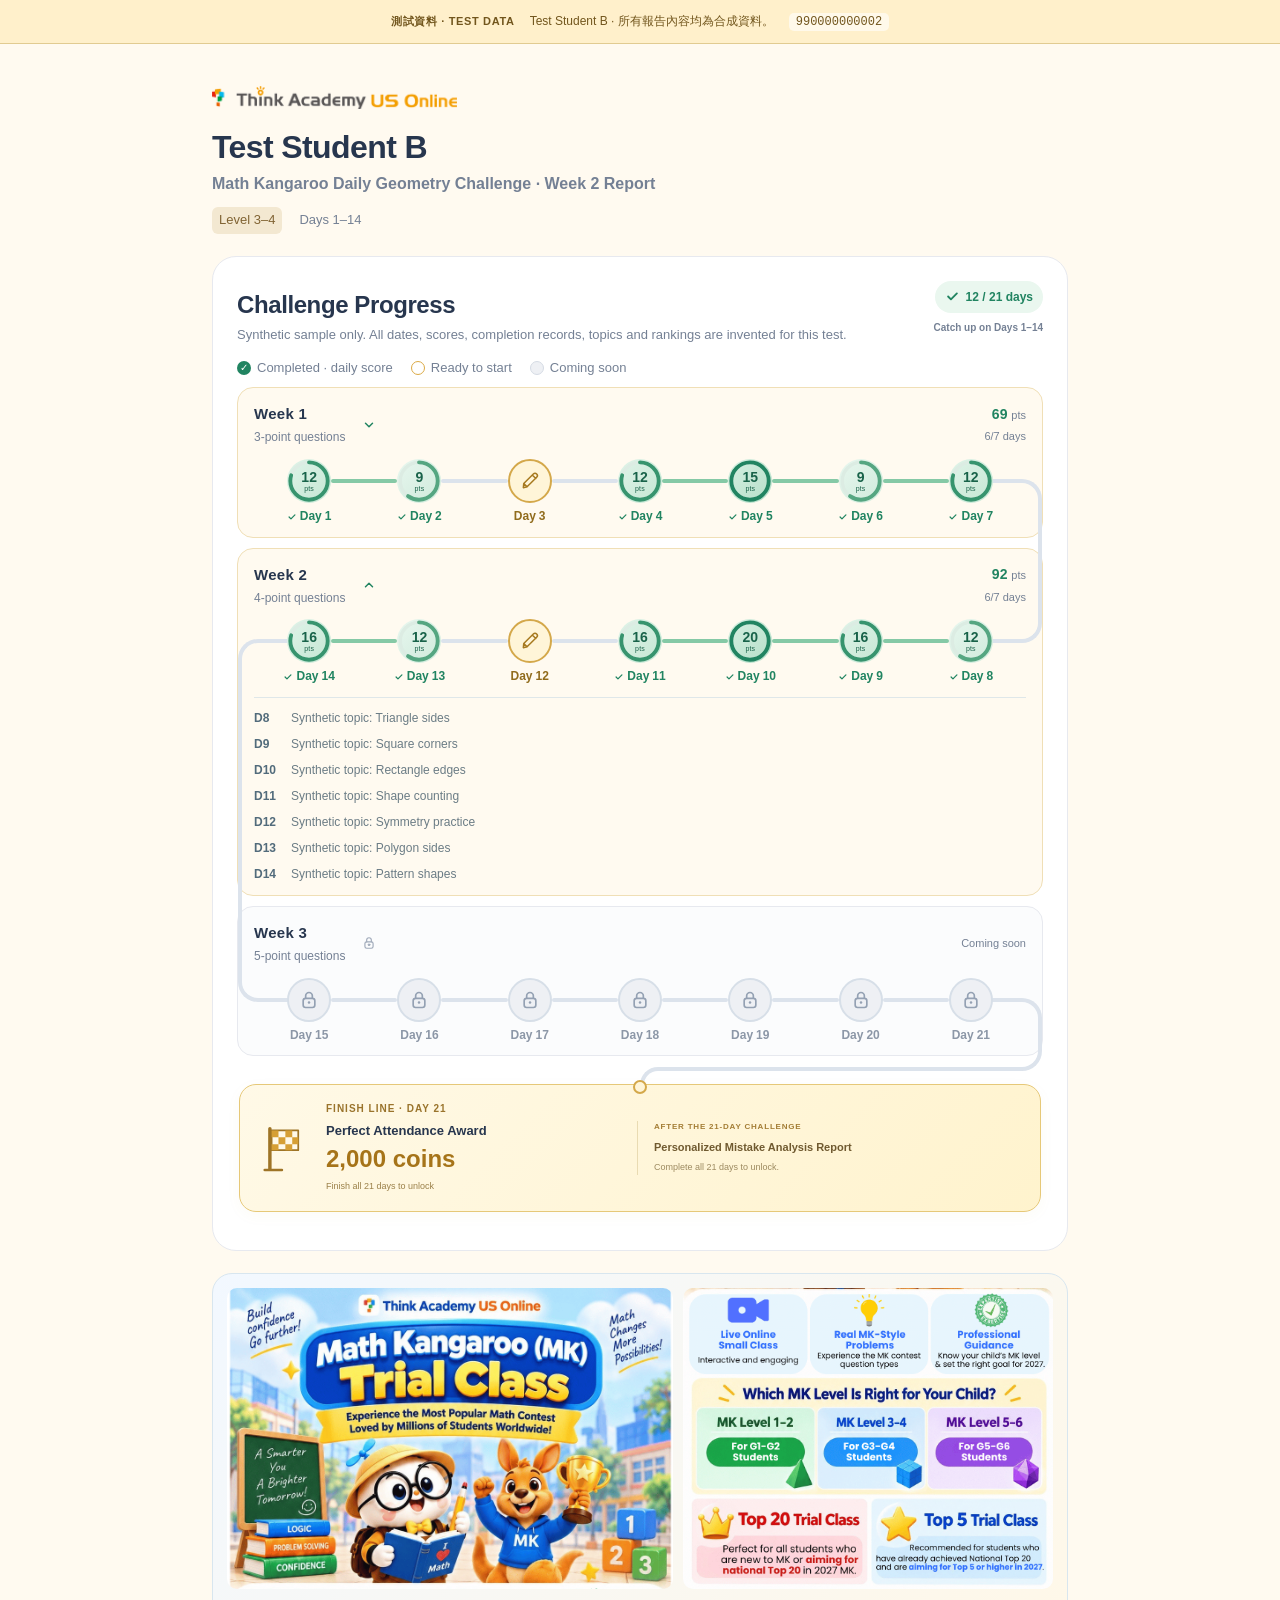
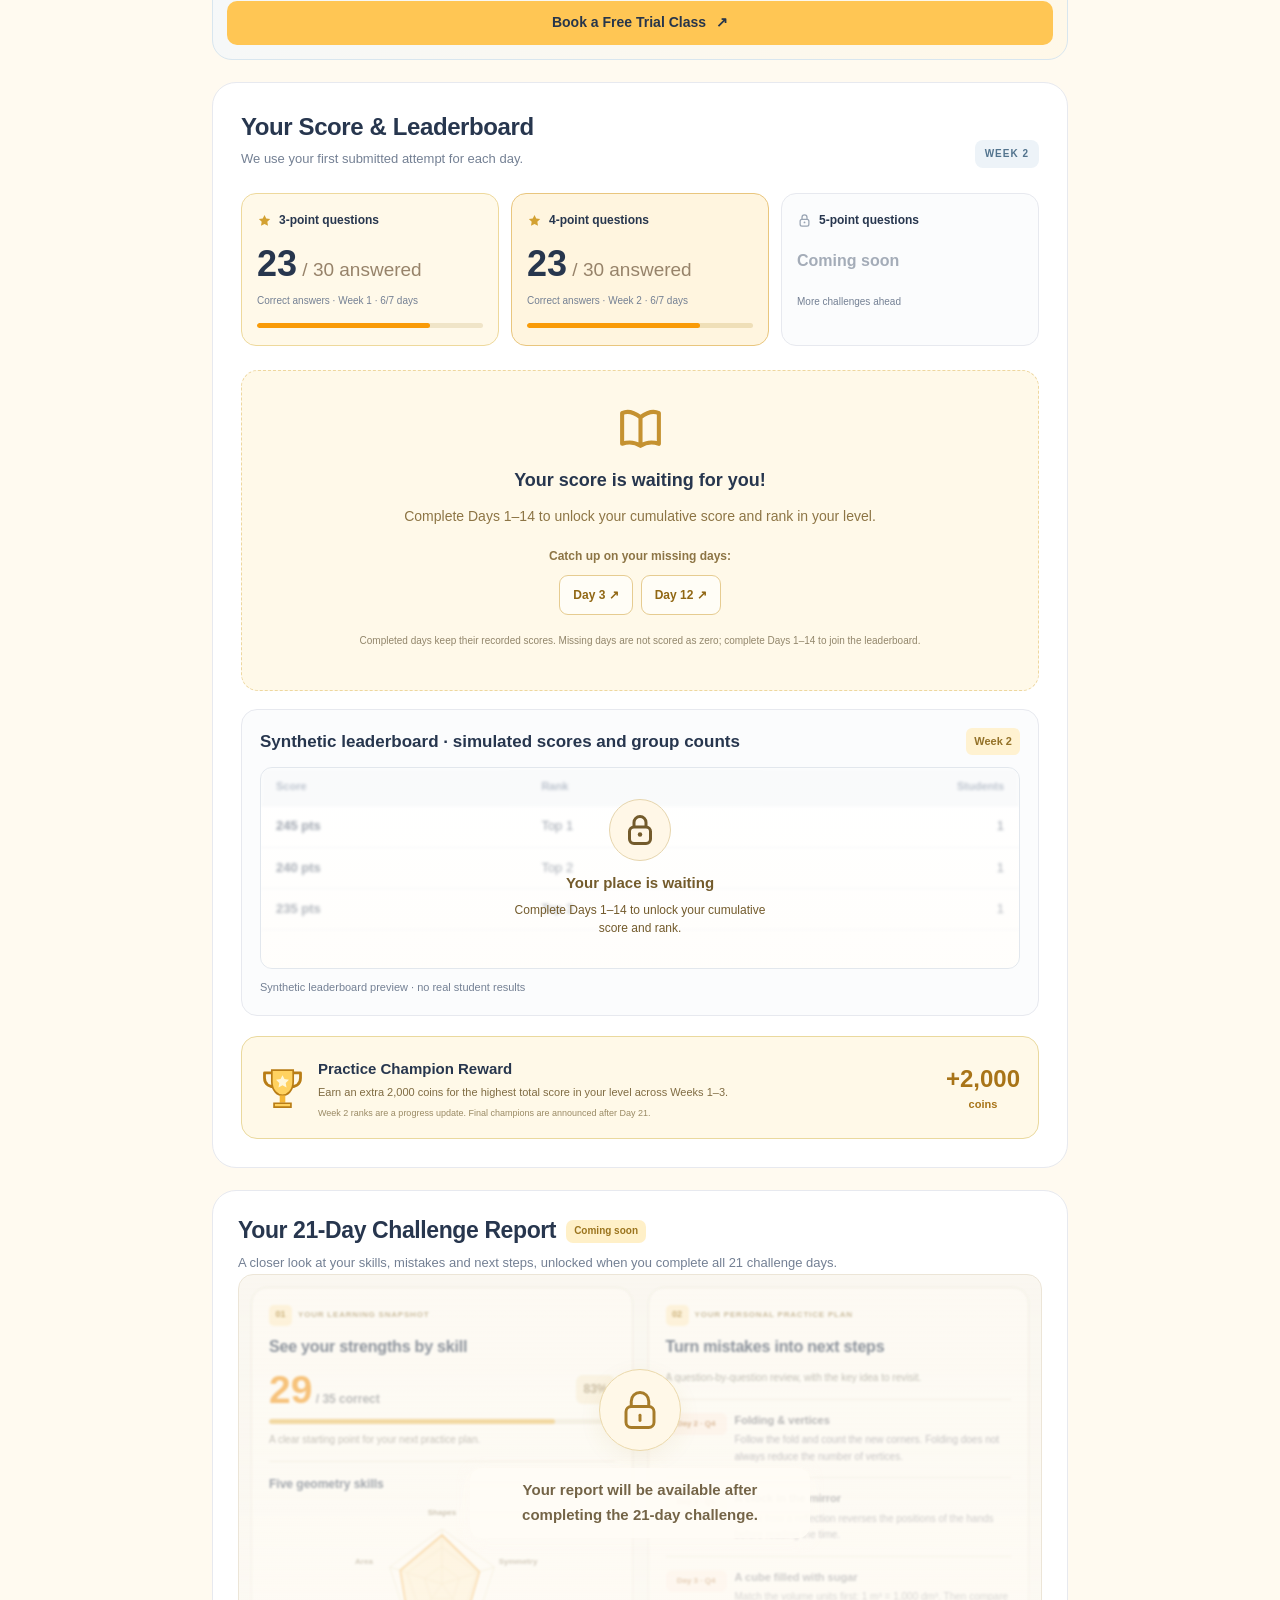
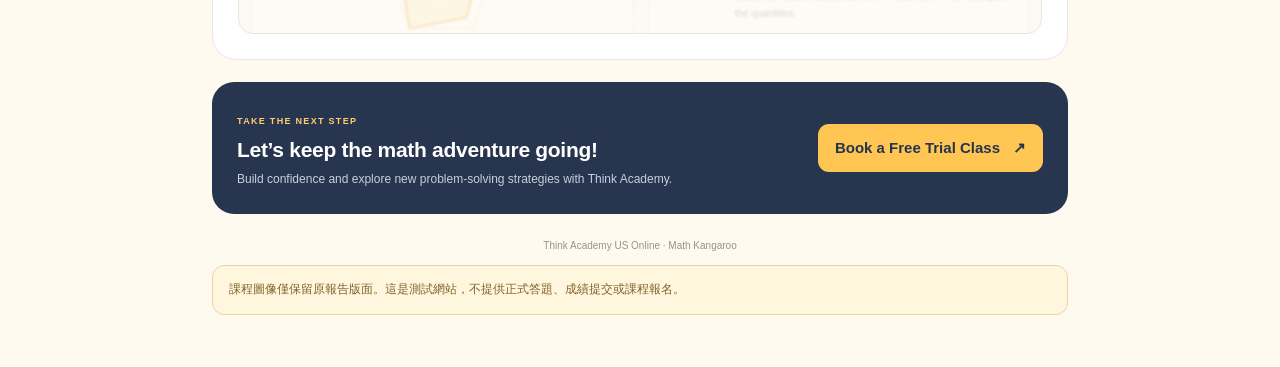
<file: content-20483f7234dddd8fa3487219e247d0f2.html>
<!doctype html>
<html lang="en" data-prebuilt-report="week2-v2"><head><meta charset="utf-8"><meta name="viewport" content="width=device-width,initial-scale=1"><meta http-equiv="Content-Security-Policy" content="default-src 'none'; connect-src 'self'; img-src 'self' data:; style-src 'self' 'unsafe-inline'; script-src 'self'; frame-src 'self'; base-uri 'none'; form-action 'none'"><title>TEST · Test Student B · Week 2 Report</title><meta name="robots" content="noindex,nofollow"><link rel="stylesheet" href="./weekly-report.css"><link rel="stylesheet" href="./prebuilt-report.css"><link rel="stylesheet" href="./week2-report.css"><link rel="stylesheet" href="./demo.css"></head><body>
<aside class="demo-banner" role="note"><strong>測試資料 · TEST DATA</strong><span>Test Student B · 所有報告內容均為合成資料。</span><code>990000000002</code></aside><svg class="icon-sprite" aria-hidden="true" xmlns="http://www.w3.org/2000/svg"><defs>
<symbol id="i-flag" viewBox="0 0 24 24"><path d="M5 21V4m0 1c5-5 9 5 15 0v10c-6 5-10-5-15 0" fill="none" stroke="currentColor" stroke-width="2" stroke-linecap="round" stroke-linejoin="round"></path></symbol>
<symbol id="i-finish-flag" viewBox="0 0 64 64"><path d="M15 56V9" fill="none" stroke="#9E7426" stroke-width="4" stroke-linecap="round"></path><path d="M17 11h31v23H17z" fill="#fff9e9" stroke="#9E7426" stroke-width="2" stroke-linejoin="round"></path><path d="M17 11h8v8h-8zm16 0h8v8h-8zm-8 8h8v8h-8zm16 0h7v8h-7zm-24 8h8v7h-8zm16 0h8v7h-8z" fill="#D69F35"></path><path d="M9 57h20" stroke="#9E7426" stroke-width="3" stroke-linecap="round"></path></symbol>
<symbol id="i-check" viewBox="0 0 24 24"><path d="m5 12 4.5 4.5L19 7" fill="none" stroke="currentColor" stroke-width="3" stroke-linecap="round" stroke-linejoin="round"></path></symbol>
<symbol id="i-star" viewBox="0 0 24 24"><path d="m12 3 2.8 5.7 6.3.9-4.6 4.5 1.1 6.3-5.6-3-5.6 3 1.1-6.3L3 9.6l6.2-.9z" fill="currentColor"></path></symbol>
<symbol id="i-coin" viewBox="0 0 24 24"><circle cx="12" cy="12" r="10" fill="#FFD46B" stroke="#BB801C" stroke-width="1.5"></circle><circle cx="12" cy="12" r="7.5" fill="none" stroke="#FFF0B4" stroke-width="1.3"></circle><path d="m12 6 1.8 3.7 4.1.6-3 2.9.7 4.1-3.6-1.9-3.6 1.9.7-4.1-3-2.9 4.1-.6z" fill="#B47A18"></path></symbol>
<symbol id="i-start" viewBox="0 0 24 24"><path d="m15 5 4 4M4 20l4.5-1L20 7.5a2.8 2.8 0 0 0-4-4L4.5 15zM4.5 15l4 4" fill="none" stroke="currentColor" stroke-width="1.8" stroke-linecap="round" stroke-linejoin="round"></path></symbol>
<symbol id="i-lock" viewBox="0 0 24 24"><rect x="5" y="10" width="14" height="11" rx="3" fill="none" stroke="currentColor" stroke-width="2"></rect><path d="M8 10V7a4 4 0 0 1 8 0v3" fill="none" stroke="currentColor" stroke-width="2"></path><circle cx="12" cy="15" r="1.5" fill="currentColor"></circle></symbol>
<symbol id="i-clock" viewBox="0 0 24 24"><circle cx="12" cy="12" r="9" fill="none" stroke="currentColor" stroke-width="2"></circle><path d="M12 7v5l3 2" fill="none" stroke="currentColor" stroke-width="2" stroke-linecap="round"></path></symbol>
<symbol id="i-trophy" viewBox="0 0 80 80"><path d="M23 14H8v9c0 12 10 16 20 16M57 14h15v9c0 12-10 16-20 16" fill="none" stroke="#B97D15" stroke-width="5" stroke-linejoin="round"></path><path d="M21 9h38v20c0 17-10 25-19 25s-19-8-19-25z" fill="#FFD260" stroke="#B97D15" stroke-width="3"></path><path d="M35 54h10v13H35z" fill="#F5B736"></path><path d="M25 68h30v7H25z" fill="#FFD260" stroke="#B97D15" stroke-width="3"></path><path d="m40 18 3.5 7 8 1.2-5.8 5.6 1.4 8-7.1-3.8-7.1 3.8 1.4-8-5.8-5.6 8-1.2z" fill="#fff7d9"></path></symbol>
<symbol id="i-chest" viewBox="0 0 80 64"><path d="M10 28c0-20 10-25 30-25s30 5 30 25z" fill="#FFD879" stroke="#98611F" stroke-width="3"></path><rect x="9" y="27" width="62" height="31" rx="5" fill="#EBA84E" stroke="#98611F" stroke-width="3"></rect><path d="M21 7v48M59 7v48M10 28h60" stroke="#FFE5A4" stroke-width="6"></path><rect x="32" y="22" width="16" height="18" rx="3" fill="#FFF1B7" stroke="#98611F" stroke-width="2"></rect><circle cx="40" cy="30" r="2.5" fill="#98611F"></circle></symbol>
<symbol id="i-book" viewBox="0 0 24 24"><path d="M12 6C8 3 5 3 3 4v15c3-1 6-1 9 1 3-2 6-2 9-1V4c-2-1-5-1-9 2zm0 0v14" fill="none" stroke="currentColor" stroke-width="2" stroke-linejoin="round"></path></symbol>
</defs></svg>
<main>
<header class="report-header"><div><h1 id="report-title"><span class="rt-kid">Test Student B</span><span class="rt-sub">Math Kangaroo Daily Geometry Challenge · Week 2 Report</span></h1><div class="report-scope"><span id="level-caption">Level 3–4</span><span>Days 1–14</span></div></div><img class="report-logo" src="./logo.png" alt="Think Academy US Online" width="1024" height="95"></header>
<section class="card journey" aria-labelledby="journey-title"><div class="section-top"><div><span class="section-number">01</span><h2 id="journey-title">Challenge Progress</h2><p id="report-cutoff-note">Synthetic sample only. All dates, scores, completion records, topics and rankings are invented for this test.</p></div><div class="journey-progress"><div class="progress-chip"><svg aria-hidden="true"><use href="#i-check"></use></svg><span id="done-total">12 / 21 days</span></div><span class="week-state" id="week-state">Catch up on Days 1–14</span></div></div>
<p class="catchup-note" id="catchup-note" hidden="hidden"></p>
<div class="legend"><span><i class="legend-dot done">✓</i>Completed · daily score</span><span><i class="legend-dot missing"></i>Ready to start</span><span><i class="legend-dot future"></i>Coming soon</span></div><div class="challenge-map">
<div class="route-wrap pg progress-grid" role="group" aria-label="21-day challenge progress"><div class="pg-week started pg-route-forward" data-week="1"><div class="pg-head pg-week-head"><div class="pg-week-main"><b class="pg-week-title">Week 1</b><span class="pg-week-points">3-point questions</span><button class="pg-topics-toggle" type="button" data-topic-toggle data-default-expanded="false" aria-controls="topics-week-1" aria-expanded="false" aria-label="Show Week 1 topics" title="Show Week 1 topics"><svg aria-hidden="true" viewBox="0 0 16 16"><path d="M4 6l4 4 4-4"></path></svg></button></div><span class="pg-week-summary"><strong>69 <small>pts</small></strong><small>6/7 days</small></span></div><div class="pg-lane"><i class="pg-exit-rail" aria-hidden="true"></i><ol class="pg-days"><li class="pg-day done score-level-4 linked"><a class="pg-node" href="./practice.html?student=990000000002&amp;day=1" rel="noopener noreferrer" aria-label="Day 1: completed, 12 out of 15 points. Open practice quiz. Topic: Synthetic topic: Triangle sides." title="Day 1: completed, 12 out of 15 points. Open practice quiz. Topic: Synthetic topic: Triangle sides." target="_top"><span class="pg-dot"><svg class="pg-score-ring" aria-hidden="true" viewBox="0 0 40 40"><circle class="pg-ring-track" cx="20" cy="20" r="17"></circle><circle class="pg-ring-value" cx="20" cy="20" r="17" stroke-dasharray="80 100" pathLength="100"></circle></svg><span class="pg-score"><span class="pg-score-value">12</span><span class="pg-score-unit">pts</span></span></span><span class="pg-num pg-day-label"><svg class="pg-day-check" aria-hidden="true"><use href="#i-check"></use></svg><span class="pg-day-word">Day </span><span class="pg-day-short">D</span><span class="pg-day-number">1</span></span></a></li><li class="pg-day done score-level-3"><a class="pg-node" href="./practice.html?student=990000000002&amp;day=2" rel="noopener noreferrer" aria-label="Day 2: completed, 9 out of 15 points. Open practice quiz. Topic: Synthetic topic: Square corners." title="Day 2: completed, 9 out of 15 points. Open practice quiz. Topic: Synthetic topic: Square corners." target="_top"><span class="pg-dot"><svg class="pg-score-ring" aria-hidden="true" viewBox="0 0 40 40"><circle class="pg-ring-track" cx="20" cy="20" r="17"></circle><circle class="pg-ring-value" cx="20" cy="20" r="17" stroke-dasharray="60 100" pathLength="100"></circle></svg><span class="pg-score"><span class="pg-score-value">9</span><span class="pg-score-unit">pts</span></span></span><span class="pg-num pg-day-label"><svg class="pg-day-check" aria-hidden="true"><use href="#i-check"></use></svg><span class="pg-day-word">Day </span><span class="pg-day-short">D</span><span class="pg-day-number">2</span></span></a></li><li class="pg-day ready"><a class="pg-node" href="./practice.html?student=990000000002&amp;day=3" rel="noopener noreferrer" aria-label="Day 3: ready to start. Open practice quiz. Topic: Synthetic topic: Rectangle edges." title="Day 3: ready to start. Open practice quiz. Topic: Synthetic topic: Rectangle edges." target="_top"><span class="pg-dot"><svg aria-hidden="true"><use href="#i-start"></use></svg></span><span class="pg-num pg-day-label"><span class="pg-day-word">Day </span><span class="pg-day-short">D</span><span class="pg-day-number">3</span></span></a></li><li class="pg-day done score-level-4 linked"><a class="pg-node" href="./practice.html?student=990000000002&amp;day=4" rel="noopener noreferrer" aria-label="Day 4: completed, 12 out of 15 points. Open practice quiz. Topic: Synthetic topic: Shape counting." title="Day 4: completed, 12 out of 15 points. Open practice quiz. Topic: Synthetic topic: Shape counting." target="_top"><span class="pg-dot"><svg class="pg-score-ring" aria-hidden="true" viewBox="0 0 40 40"><circle class="pg-ring-track" cx="20" cy="20" r="17"></circle><circle class="pg-ring-value" cx="20" cy="20" r="17" stroke-dasharray="80 100" pathLength="100"></circle></svg><span class="pg-score"><span class="pg-score-value">12</span><span class="pg-score-unit">pts</span></span></span><span class="pg-num pg-day-label"><svg class="pg-day-check" aria-hidden="true"><use href="#i-check"></use></svg><span class="pg-day-word">Day </span><span class="pg-day-short">D</span><span class="pg-day-number">4</span></span></a></li><li class="pg-day done score-level-5 linked"><a class="pg-node" href="./practice.html?student=990000000002&amp;day=5" rel="noopener noreferrer" aria-label="Day 5: completed, 15 out of 15 points. Open practice quiz. Topic: Synthetic topic: Symmetry practice." title="Day 5: completed, 15 out of 15 points. Open practice quiz. Topic: Synthetic topic: Symmetry practice." target="_top"><span class="pg-dot"><svg class="pg-score-ring" aria-hidden="true" viewBox="0 0 40 40"><circle class="pg-ring-track" cx="20" cy="20" r="17"></circle><circle class="pg-ring-value" cx="20" cy="20" r="17" stroke-dasharray="100 100" pathLength="100"></circle></svg><span class="pg-score"><span class="pg-score-value">15</span><span class="pg-score-unit">pts</span></span></span><span class="pg-num pg-day-label"><svg class="pg-day-check" aria-hidden="true"><use href="#i-check"></use></svg><span class="pg-day-word">Day </span><span class="pg-day-short">D</span><span class="pg-day-number">5</span></span></a></li><li class="pg-day done score-level-3 linked"><a class="pg-node" href="./practice.html?student=990000000002&amp;day=6" rel="noopener noreferrer" aria-label="Day 6: completed, 9 out of 15 points. Open practice quiz. Topic: Synthetic topic: Polygon sides." title="Day 6: completed, 9 out of 15 points. Open practice quiz. Topic: Synthetic topic: Polygon sides." target="_top"><span class="pg-dot"><svg class="pg-score-ring" aria-hidden="true" viewBox="0 0 40 40"><circle class="pg-ring-track" cx="20" cy="20" r="17"></circle><circle class="pg-ring-value" cx="20" cy="20" r="17" stroke-dasharray="60 100" pathLength="100"></circle></svg><span class="pg-score"><span class="pg-score-value">9</span><span class="pg-score-unit">pts</span></span></span><span class="pg-num pg-day-label"><svg class="pg-day-check" aria-hidden="true"><use href="#i-check"></use></svg><span class="pg-day-word">Day </span><span class="pg-day-short">D</span><span class="pg-day-number">6</span></span></a></li><li class="pg-day done score-level-4"><a class="pg-node" href="./practice.html?student=990000000002&amp;day=7" rel="noopener noreferrer" aria-label="Day 7: completed, 12 out of 15 points. Open practice quiz. Topic: Synthetic topic: Pattern shapes." title="Day 7: completed, 12 out of 15 points. Open practice quiz. Topic: Synthetic topic: Pattern shapes." target="_top"><span class="pg-dot"><svg class="pg-score-ring" aria-hidden="true" viewBox="0 0 40 40"><circle class="pg-ring-track" cx="20" cy="20" r="17"></circle><circle class="pg-ring-value" cx="20" cy="20" r="17" stroke-dasharray="80 100" pathLength="100"></circle></svg><span class="pg-score"><span class="pg-score-value">12</span><span class="pg-score-unit">pts</span></span></span><span class="pg-num pg-day-label"><svg class="pg-day-check" aria-hidden="true"><use href="#i-check"></use></svg><span class="pg-day-word">Day </span><span class="pg-day-short">D</span><span class="pg-day-number">7</span></span></a></li></ol><div class="pg-topic-panel" id="topics-week-1" hidden><ol class="pg-topic-days"><li class="pg-topic-day"><span class="pg-topic-day-label">D1</span><span class="pg-topic-name">Synthetic topic: Triangle sides</span></li><li class="pg-topic-day"><span class="pg-topic-day-label">D2</span><span class="pg-topic-name">Synthetic topic: Square corners</span></li><li class="pg-topic-day"><span class="pg-topic-day-label">D3</span><span class="pg-topic-name">Synthetic topic: Rectangle edges</span></li><li class="pg-topic-day"><span class="pg-topic-day-label">D4</span><span class="pg-topic-name">Synthetic topic: Shape counting</span></li><li class="pg-topic-day"><span class="pg-topic-day-label">D5</span><span class="pg-topic-name">Synthetic topic: Symmetry practice</span></li><li class="pg-topic-day"><span class="pg-topic-day-label">D6</span><span class="pg-topic-name">Synthetic topic: Polygon sides</span></li><li class="pg-topic-day"><span class="pg-topic-day-label">D7</span><span class="pg-topic-name">Synthetic topic: Pattern shapes</span></li></ol></div></div></div><div class="pg-week started pg-route-reverse" data-week="2"><div class="pg-head pg-week-head"><div class="pg-week-main"><b class="pg-week-title">Week 2</b><span class="pg-week-points">4-point questions</span><button class="pg-topics-toggle" type="button" data-topic-toggle data-default-expanded="true" aria-controls="topics-week-2" aria-expanded="true" aria-label="Hide Week 2 topics" title="Hide Week 2 topics"><svg aria-hidden="true" viewBox="0 0 16 16"><path d="M4 6l4 4 4-4"></path></svg></button></div><span class="pg-week-summary"><strong>92 <small>pts</small></strong><small>6/7 days</small></span><i class="pg-entry-rail" aria-hidden="true"></i></div><div class="pg-lane"><i class="pg-exit-rail" aria-hidden="true"></i><ol class="pg-days"><li class="pg-day done score-level-3 linked"><a class="pg-node" href="./practice.html?student=990000000002&amp;day=8" rel="noopener noreferrer" aria-label="Day 8: completed, 12 out of 20 points. Open practice quiz. Topic: Synthetic topic: Triangle sides." title="Day 8: completed, 12 out of 20 points. Open practice quiz. Topic: Synthetic topic: Triangle sides." target="_top"><span class="pg-dot"><svg class="pg-score-ring" aria-hidden="true" viewBox="0 0 40 40"><circle class="pg-ring-track" cx="20" cy="20" r="17"></circle><circle class="pg-ring-value" cx="20" cy="20" r="17" stroke-dasharray="60 100" pathLength="100"></circle></svg><span class="pg-score"><span class="pg-score-value">12</span><span class="pg-score-unit">pts</span></span></span><span class="pg-num pg-day-label"><svg class="pg-day-check" aria-hidden="true"><use href="#i-check"></use></svg><span class="pg-day-word">Day </span><span class="pg-day-short">D</span><span class="pg-day-number">8</span></span></a></li><li class="pg-day done score-level-4 linked"><a class="pg-node" href="./practice.html?student=990000000002&amp;day=9" rel="noopener noreferrer" aria-label="Day 9: completed, 16 out of 20 points. Open practice quiz. Topic: Synthetic topic: Square corners." title="Day 9: completed, 16 out of 20 points. Open practice quiz. Topic: Synthetic topic: Square corners." target="_top"><span class="pg-dot"><svg class="pg-score-ring" aria-hidden="true" viewBox="0 0 40 40"><circle class="pg-ring-track" cx="20" cy="20" r="17"></circle><circle class="pg-ring-value" cx="20" cy="20" r="17" stroke-dasharray="80 100" pathLength="100"></circle></svg><span class="pg-score"><span class="pg-score-value">16</span><span class="pg-score-unit">pts</span></span></span><span class="pg-num pg-day-label"><svg class="pg-day-check" aria-hidden="true"><use href="#i-check"></use></svg><span class="pg-day-word">Day </span><span class="pg-day-short">D</span><span class="pg-day-number">9</span></span></a></li><li class="pg-day done score-level-5 linked"><a class="pg-node" href="./practice.html?student=990000000002&amp;day=10" rel="noopener noreferrer" aria-label="Day 10: completed, 20 out of 20 points. Open practice quiz. Topic: Synthetic topic: Rectangle edges." title="Day 10: completed, 20 out of 20 points. Open practice quiz. Topic: Synthetic topic: Rectangle edges." target="_top"><span class="pg-dot"><svg class="pg-score-ring" aria-hidden="true" viewBox="0 0 40 40"><circle class="pg-ring-track" cx="20" cy="20" r="17"></circle><circle class="pg-ring-value" cx="20" cy="20" r="17" stroke-dasharray="100 100" pathLength="100"></circle></svg><span class="pg-score"><span class="pg-score-value">20</span><span class="pg-score-unit">pts</span></span></span><span class="pg-num pg-day-label"><svg class="pg-day-check" aria-hidden="true"><use href="#i-check"></use></svg><span class="pg-day-word">Day </span><span class="pg-day-short">D</span><span class="pg-day-number">10</span></span></a></li><li class="pg-day done score-level-4"><a class="pg-node" href="./practice.html?student=990000000002&amp;day=11" rel="noopener noreferrer" aria-label="Day 11: completed, 16 out of 20 points. Open practice quiz. Topic: Synthetic topic: Shape counting." title="Day 11: completed, 16 out of 20 points. Open practice quiz. Topic: Synthetic topic: Shape counting." target="_top"><span class="pg-dot"><svg class="pg-score-ring" aria-hidden="true" viewBox="0 0 40 40"><circle class="pg-ring-track" cx="20" cy="20" r="17"></circle><circle class="pg-ring-value" cx="20" cy="20" r="17" stroke-dasharray="80 100" pathLength="100"></circle></svg><span class="pg-score"><span class="pg-score-value">16</span><span class="pg-score-unit">pts</span></span></span><span class="pg-num pg-day-label"><svg class="pg-day-check" aria-hidden="true"><use href="#i-check"></use></svg><span class="pg-day-word">Day </span><span class="pg-day-short">D</span><span class="pg-day-number">11</span></span></a></li><li class="pg-day ready"><a class="pg-node" href="./practice.html?student=990000000002&amp;day=12" rel="noopener noreferrer" aria-label="Day 12: ready to start. Open practice quiz. Topic: Synthetic topic: Symmetry practice." title="Day 12: ready to start. Open practice quiz. Topic: Synthetic topic: Symmetry practice." target="_top"><span class="pg-dot"><svg aria-hidden="true"><use href="#i-start"></use></svg></span><span class="pg-num pg-day-label"><span class="pg-day-word">Day </span><span class="pg-day-short">D</span><span class="pg-day-number">12</span></span></a></li><li class="pg-day done score-level-3 linked"><a class="pg-node" href="./practice.html?student=990000000002&amp;day=13" rel="noopener noreferrer" aria-label="Day 13: completed, 12 out of 20 points. Open practice quiz. Topic: Synthetic topic: Polygon sides." title="Day 13: completed, 12 out of 20 points. Open practice quiz. Topic: Synthetic topic: Polygon sides." target="_top"><span class="pg-dot"><svg class="pg-score-ring" aria-hidden="true" viewBox="0 0 40 40"><circle class="pg-ring-track" cx="20" cy="20" r="17"></circle><circle class="pg-ring-value" cx="20" cy="20" r="17" stroke-dasharray="60 100" pathLength="100"></circle></svg><span class="pg-score"><span class="pg-score-value">12</span><span class="pg-score-unit">pts</span></span></span><span class="pg-num pg-day-label"><svg class="pg-day-check" aria-hidden="true"><use href="#i-check"></use></svg><span class="pg-day-word">Day </span><span class="pg-day-short">D</span><span class="pg-day-number">13</span></span></a></li><li class="pg-day done score-level-4"><a class="pg-node" href="./practice.html?student=990000000002&amp;day=14" rel="noopener noreferrer" aria-label="Day 14: completed, 16 out of 20 points. Open practice quiz. Topic: Synthetic topic: Pattern shapes." title="Day 14: completed, 16 out of 20 points. Open practice quiz. Topic: Synthetic topic: Pattern shapes." target="_top"><span class="pg-dot"><svg class="pg-score-ring" aria-hidden="true" viewBox="0 0 40 40"><circle class="pg-ring-track" cx="20" cy="20" r="17"></circle><circle class="pg-ring-value" cx="20" cy="20" r="17" stroke-dasharray="80 100" pathLength="100"></circle></svg><span class="pg-score"><span class="pg-score-value">16</span><span class="pg-score-unit">pts</span></span></span><span class="pg-num pg-day-label"><svg class="pg-day-check" aria-hidden="true"><use href="#i-check"></use></svg><span class="pg-day-word">Day </span><span class="pg-day-short">D</span><span class="pg-day-number">14</span></span></a></li></ol><div class="pg-topic-panel" id="topics-week-2"><ol class="pg-topic-days"><li class="pg-topic-day"><span class="pg-topic-day-label">D8</span><span class="pg-topic-name">Synthetic topic: Triangle sides</span></li><li class="pg-topic-day"><span class="pg-topic-day-label">D9</span><span class="pg-topic-name">Synthetic topic: Square corners</span></li><li class="pg-topic-day"><span class="pg-topic-day-label">D10</span><span class="pg-topic-name">Synthetic topic: Rectangle edges</span></li><li class="pg-topic-day"><span class="pg-topic-day-label">D11</span><span class="pg-topic-name">Synthetic topic: Shape counting</span></li><li class="pg-topic-day"><span class="pg-topic-day-label">D12</span><span class="pg-topic-name">Synthetic topic: Symmetry practice</span></li><li class="pg-topic-day"><span class="pg-topic-day-label">D13</span><span class="pg-topic-name">Synthetic topic: Polygon sides</span></li><li class="pg-topic-day"><span class="pg-topic-day-label">D14</span><span class="pg-topic-name">Synthetic topic: Pattern shapes</span></li></ol></div></div></div><div class="pg-week locked pg-route-forward pg-route-last" data-week="3"><div class="pg-head pg-week-head"><div class="pg-week-main"><b class="pg-week-title">Week 3</b><span class="pg-week-points">5-point questions</span><button class="pg-topics-toggle" type="button" data-topic-toggle data-default-expanded="false" aria-controls="topics-week-3" aria-expanded="false" aria-label="Week 3 topics to be announced" title="Week 3 topics to be announced" disabled><svg aria-hidden="true" viewBox="0 0 24 24"><use href="#i-lock"></use></svg></button></div><span class="pg-week-summary"><small>Coming soon</small></span><i class="pg-entry-rail" aria-hidden="true"></i></div><div class="pg-lane"><i class="pg-exit-rail" aria-hidden="true"></i><ol class="pg-days"><li class="pg-day future"><span class="pg-node" aria-label="Day 15: coming soon." title="Day 15: coming soon."><span class="pg-dot"><svg aria-hidden="true"><use href="#i-lock"></use></svg></span><span class="pg-num pg-day-label"><span class="pg-day-word">Day </span><span class="pg-day-short">D</span><span class="pg-day-number">15</span></span></span></li><li class="pg-day future"><span class="pg-node" aria-label="Day 16: coming soon." title="Day 16: coming soon."><span class="pg-dot"><svg aria-hidden="true"><use href="#i-lock"></use></svg></span><span class="pg-num pg-day-label"><span class="pg-day-word">Day </span><span class="pg-day-short">D</span><span class="pg-day-number">16</span></span></span></li><li class="pg-day future"><span class="pg-node" aria-label="Day 17: coming soon." title="Day 17: coming soon."><span class="pg-dot"><svg aria-hidden="true"><use href="#i-lock"></use></svg></span><span class="pg-num pg-day-label"><span class="pg-day-word">Day </span><span class="pg-day-short">D</span><span class="pg-day-number">17</span></span></span></li><li class="pg-day future"><span class="pg-node" aria-label="Day 18: coming soon." title="Day 18: coming soon."><span class="pg-dot"><svg aria-hidden="true"><use href="#i-lock"></use></svg></span><span class="pg-num pg-day-label"><span class="pg-day-word">Day </span><span class="pg-day-short">D</span><span class="pg-day-number">18</span></span></span></li><li class="pg-day future"><span class="pg-node" aria-label="Day 19: coming soon." title="Day 19: coming soon."><span class="pg-dot"><svg aria-hidden="true"><use href="#i-lock"></use></svg></span><span class="pg-num pg-day-label"><span class="pg-day-word">Day </span><span class="pg-day-short">D</span><span class="pg-day-number">19</span></span></span></li><li class="pg-day future"><span class="pg-node" aria-label="Day 20: coming soon." title="Day 20: coming soon."><span class="pg-dot"><svg aria-hidden="true"><use href="#i-lock"></use></svg></span><span class="pg-num pg-day-label"><span class="pg-day-word">Day </span><span class="pg-day-short">D</span><span class="pg-day-number">20</span></span></span></li><li class="pg-day future"><span class="pg-node" aria-label="Day 21: coming soon." title="Day 21: coming soon."><span class="pg-dot"><svg aria-hidden="true"><use href="#i-lock"></use></svg></span><span class="pg-num pg-day-label"><span class="pg-day-word">Day </span><span class="pg-day-short">D</span><span class="pg-day-number">21</span></span></span></li></ol><div class="pg-topic-panel" id="topics-week-3" hidden><p>Topics will be announced when the quizzes are available.</p></div></div></div></div><div class="completion-award finish-destination" role="group" aria-labelledby="attendance-title"><svg aria-hidden="true"><use href="#i-finish-flag"></use></svg><div class="attendance-reward"><span class="finish-kicker">FINISH LINE · DAY 21</span><h3 id="attendance-title">Perfect Attendance Award</h3><strong>2,000 coins</strong><small id="attendance-unlock">Finish all 21 days to unlock</small></div><div class="personal-reports"><span>AFTER THE 21-DAY CHALLENGE</span><b>Personalized Mistake Analysis Report</b><small>Complete all 21 days to unlock.</small></div></div>
</div>
</section>
<section class="progress-trial-card" aria-labelledby="progress-trial-title"><h2 id="progress-trial-title" class="progress-trial-accessible-title">Math Kangaroo Trial Class</h2><div class="progress-trial-poster"><div class="progress-trial-half progress-trial-half-top"><img src="./trial-intro.png" alt="Math Kangaroo Trial Class — Think Academy US Online" width="1012" height="684" loading="lazy" decoding="async"></div><div class="progress-trial-half progress-trial-half-bottom"><img src="./trial-details.png" alt="Live online small classes, MK-style problems, level options and trial class details" width="996" height="810" loading="lazy" decoding="async"></div></div><a class="progress-trial-link" href="#demo-course-notice" rel="noopener noreferrer">Book a Free Trial Class <span aria-hidden="true">↗</span></a></section><section class="card scoring" aria-labelledby="score-title"><div class="section-top"><div><span class="section-number">02</span><h2 id="score-title">Your Score &amp; Leaderboard</h2><p>We use your first submitted attempt for each day.</p></div><span class="score-label">WEEK 2</span></div>
<div class="points-grid week2-points"><div class="point-card active"><span class="point-type"><svg aria-hidden="true"><use href="#i-star"></use></svg>3-point questions</span><div class="point-count"><b>23</b><span> / 30 answered</span></div><p>Correct answers · Week 1 · 6/7 days</p><div class="mini-track"><i style="width:76.6667%"></i></div></div><div class="point-card active current-week"><span class="point-type"><svg aria-hidden="true"><use href="#i-star"></use></svg>4-point questions</span><div class="point-count"><b>23</b><span> / 30 answered</span></div><p>Correct answers · Week 2 · 6/7 days</p><div class="mini-track"><i style="width:76.6667%"></i></div></div><div class="point-card coming"><span class="point-type"><svg aria-hidden="true"><use href="#i-lock"></use></svg>5-point questions</span><b class="soon">Coming soon</b><p>More challenges ahead</p></div></div><div id="incomplete-score" class="incomplete-box"><svg aria-hidden="true"><use href="#i-book"></use></svg><h3>Your score is waiting for you!</h3><p>Complete Days 1–14 to unlock your cumulative score and rank in your level.</p><p class="missing-days-label">Catch up on your missing days:</p><div id="missing-day" class="missing-day-links" aria-label="Missing Day 1–14 quizzes"><a class="missing-day-link" href="./practice.html?student=990000000002&amp;day=3" rel="noopener noreferrer" target="_top">Day 3 ↗</a><a class="missing-day-link" href="./practice.html?student=990000000002&amp;day=12" rel="noopener noreferrer" target="_top">Day 12 ↗</a></div><p class="incomplete-foot">Completed days keep their recorded scores. Missing days are not scored as zero; complete Days 1–14 to join the leaderboard.</p></div>
<div id="incomplete-leaderboard-preview" class="final-leaderboard-preview" role="group" aria-labelledby="incomplete-leaderboard-title">
  <div class="final-preview-heading"><h3 id="incomplete-leaderboard-title">Synthetic leaderboard · simulated scores and group counts</h3><span>Week 2</span></div>
  <div class="final-preview-window">
    <div class="final-preview-table" aria-hidden="true" inert><table><thead><tr><th>Score</th><th>Rank</th><th>Students</th></tr></thead><tbody id="final-preview-body"><tr><td>245 pts</td><td>Top 1</td><td>1</td></tr><tr><td>240 pts</td><td>Top 2</td><td>1</td></tr><tr><td>235 pts</td><td>Top 3</td><td>1</td></tr></tbody></table></div>
    <div class="final-preview-lock"><svg aria-hidden="true"><use href="#i-lock"></use></svg><b>Your place is waiting</b><span>Complete Days 1–14 to unlock your cumulative score and rank.</span></div>
  </div>
  <p class="final-preview-note">Synthetic leaderboard preview · no real student results</p>
</div>
<aside class="champion-reward" aria-labelledby="champion-title"><svg aria-hidden="true"><use href="#i-trophy"></use></svg><div><h3 id="champion-title">Practice Champion Reward</h3><p>Earn an extra 2,000 coins for the highest total score in your level across Weeks 1–3.</p><small>Week 2 ranks are a progress update. Final champions are announced after Day 21.</small></div><strong>+2,000<span>coins</span></strong></aside>
</section>
<section class="card personal-report-preview" aria-labelledby="personal-report-title">
  <div class="section-top personal-report-heading">
    <div>
      <span class="section-number">03</span>
      <h2 id="personal-report-title">Your 21-Day Challenge Report <span class="personal-coming">Coming soon</span></h2>
      <p>A closer look at your skills, mistakes and next steps, unlocked when you complete all 21 challenge days.</p>
    </div>
  </div>
  
  <div class="personal-report-window">
  <div class="personal-report-halves" aria-hidden="true" inert>
    <article class="personal-half learning-half" aria-labelledby="learning-half-title">
      <div class="personal-half-label"><span>01</span> YOUR LEARNING SNAPSHOT</div>
      <h3 id="learning-half-title">See your strengths by skill</h3>
      <div class="personal-mini-score"><div><strong>29</strong><span> / 35 correct</span></div><b>83%</b></div>
      <div class="personal-mini-meter" aria-hidden="true"><span></span></div>
      <p class="personal-mini-caption">A clear starting point for your next practice plan.</p>
      <div class="personal-skill-chart">
        <h4>Five geometry skills</h4>
        <svg role="img" aria-labelledby="personal-radar-title personal-radar-description" viewBox="0 0 220 175">
          <title id="personal-radar-title">Illustrative geometry skill profile</title>
          <desc id="personal-radar-description">Combining and dividing shapes: 8 out of 9. Folding, symmetry and rotation: 5 out of 7. Solids and nets: 3 out of 4. Length and perimeter: 5 out of 5. Area and angles: 8 out of 10.</desc>
          <g class="personal-radar-grid">
            <polygon points="110,30 162.3,68 142.3,129.5 77.7,129.5 57.7,68"></polygon>
            <polygon points="110,48.3 144.9,73.7 131.5,114.7 88.5,114.7 75.1,73.7"></polygon>
            <polygon points="110,66.7 127.4,79.3 120.8,99.8 99.2,99.8 92.6,79.3"></polygon>
            <path d="M110 85V30M110 85L162.3 68M110 85L142.3 129.5M110 85L77.7 129.5M110 85L57.7 68"></path>
          </g>
          <polygon class="personal-radar-result" points="110,36.1 147.4,72.9 134.2,118.4 77.7,129.5 68.2,71.4"></polygon>
          <g class="personal-radar-labels">
            <text x="110" y="16">Shapes</text>
            <text x="186" y="65">Symmetry</text>
            <text x="155" y="153">Solids</text>
            <text x="67" y="153">Length</text>
            <text x="32" y="65">Area</text>
          </g>
        </svg>
        <dl class="personal-skill-list">
          <div><dt>Combining &amp; dividing shapes</dt><dd>8 / 9</dd></div>
          <div><dt>Folding, symmetry &amp; rotation</dt><dd>5 / 7</dd></div>
          <div><dt>Solids &amp; nets</dt><dd>3 / 4</dd></div>
          <div><dt>Length &amp; perimeter</dt><dd>5 / 5</dd></div>
          <div><dt>Area &amp; angles</dt><dd>8 / 10</dd></div>
        </dl>
      </div>
      <div class="personal-insight personal-strength"><span>YOUR STRENGTH</span><h4>Length &amp; perimeter</h4><p>Full marks in this skill. Keep showing each step when comparing lengths and tracing a perimeter.</p></div>
      <div class="personal-insight personal-focus"><span>YOUR NEXT FOCUS</span><h4>Folding, symmetry &amp; rotation</h4><p>Track each vertex and the direction a shape faces before comparing the original and transformed figures.</p></div>
    </article>
    <article class="personal-half prep-half" aria-labelledby="prep-half-title">
      <div class="personal-half-label"><span>02</span> YOUR PERSONAL PRACTICE PLAN</div>
      <h3 id="prep-half-title">Turn mistakes into next steps</h3>
      <p class="personal-mistake-intro">A question-by-question review, with the key idea to revisit.</p>
      <ol class="personal-mistakes">
        <li><span class="personal-question-tag">Day 2 · Q4</span><div><h4>Folding &amp; vertices</h4><p>Follow the fold and count the new corners. Folding does not always reduce the number of vertices.</p></div></li>
        <li><span class="personal-question-tag">Day 3 · Q1</span><div><h4>A clock in the mirror</h4><p>Check how a reflection reverses the positions of the hands before reading the time.</p></div></li>
        <li><span class="personal-question-tag">Day 3 · Q4</span><div><h4>A cube filled with sugar</h4><p>Match the volume units first: 1 m³ = 1,000 dm³. Then compare the quantities.</p></div></li>
        <li><span class="personal-question-tag">Day 5 · Q3</span><div><h4>Comparing shaded areas</h4><p>Split the shaded regions into equal pieces so their areas can be compared directly.</p></div></li>
        <li><span class="personal-question-tag">Day 6 · Q4</span><div><h4>Squares &amp; equilateral triangles</h4><p>Label the 90° and 60° angles, then use the relationships around the unknown angle.</p></div></li>
        <li><span class="personal-question-tag">Day 7 · Q3</span><div><h4>Counting rectangles</h4><p>Count both small rectangles and larger rectangles made by joining smaller ones.</p></div></li>
      </ol>
      <div class="personal-prep-plan"><span>CUSTOM EXAM PREP STRATEGY</span><h4>What to practice next</h4><ol><li>Revisit the missed transformation questions.</li><li>Draw and label the figure before calculating.</li><li>Try a fresh question and explain your reasoning aloud.</li></ol><p>A focused plan based on your practice results.</p></div>
    </article>
  </div>
  <div class="personal-report-lock" role="note" aria-label="Locked report preview" aria-describedby="personal-report-unlock">
    <span class="personal-lock-icon" aria-hidden="true"><svg viewBox="0 0 24 24"><path d="M7 10V7a5 5 0 0 1 10 0v3"></path><rect x="4" y="10" width="16" height="12" rx="3"></rect><path d="M12 15v3"></path></svg></span>
    <p id="personal-report-unlock">Your report will be available after completing the 21-day challenge.</p>
  </div>
  </div>
</section>
<section class="trial-cta" aria-labelledby="trial-heading"><div><span>TAKE THE NEXT STEP</span><h2 id="trial-heading">Let’s keep the math adventure going!</h2><p>Build confidence and explore new problem-solving strategies with Think Academy.</p></div><a href="#demo-course-notice" rel="noopener noreferrer">Book a Free Trial Class <span aria-hidden="true">↗</span></a></section>

<footer class="parent-footer"><span>Think Academy US Online · Math Kangaroo</span></footer>
<p class="demo-note" id="demo-course-notice">課程圖像僅保留原報告版面。這是測試網站，不提供正式答題、成績提交或課程報名。</p></main><script src="./prebuilt-report.js" defer></script></body></html>
</file>
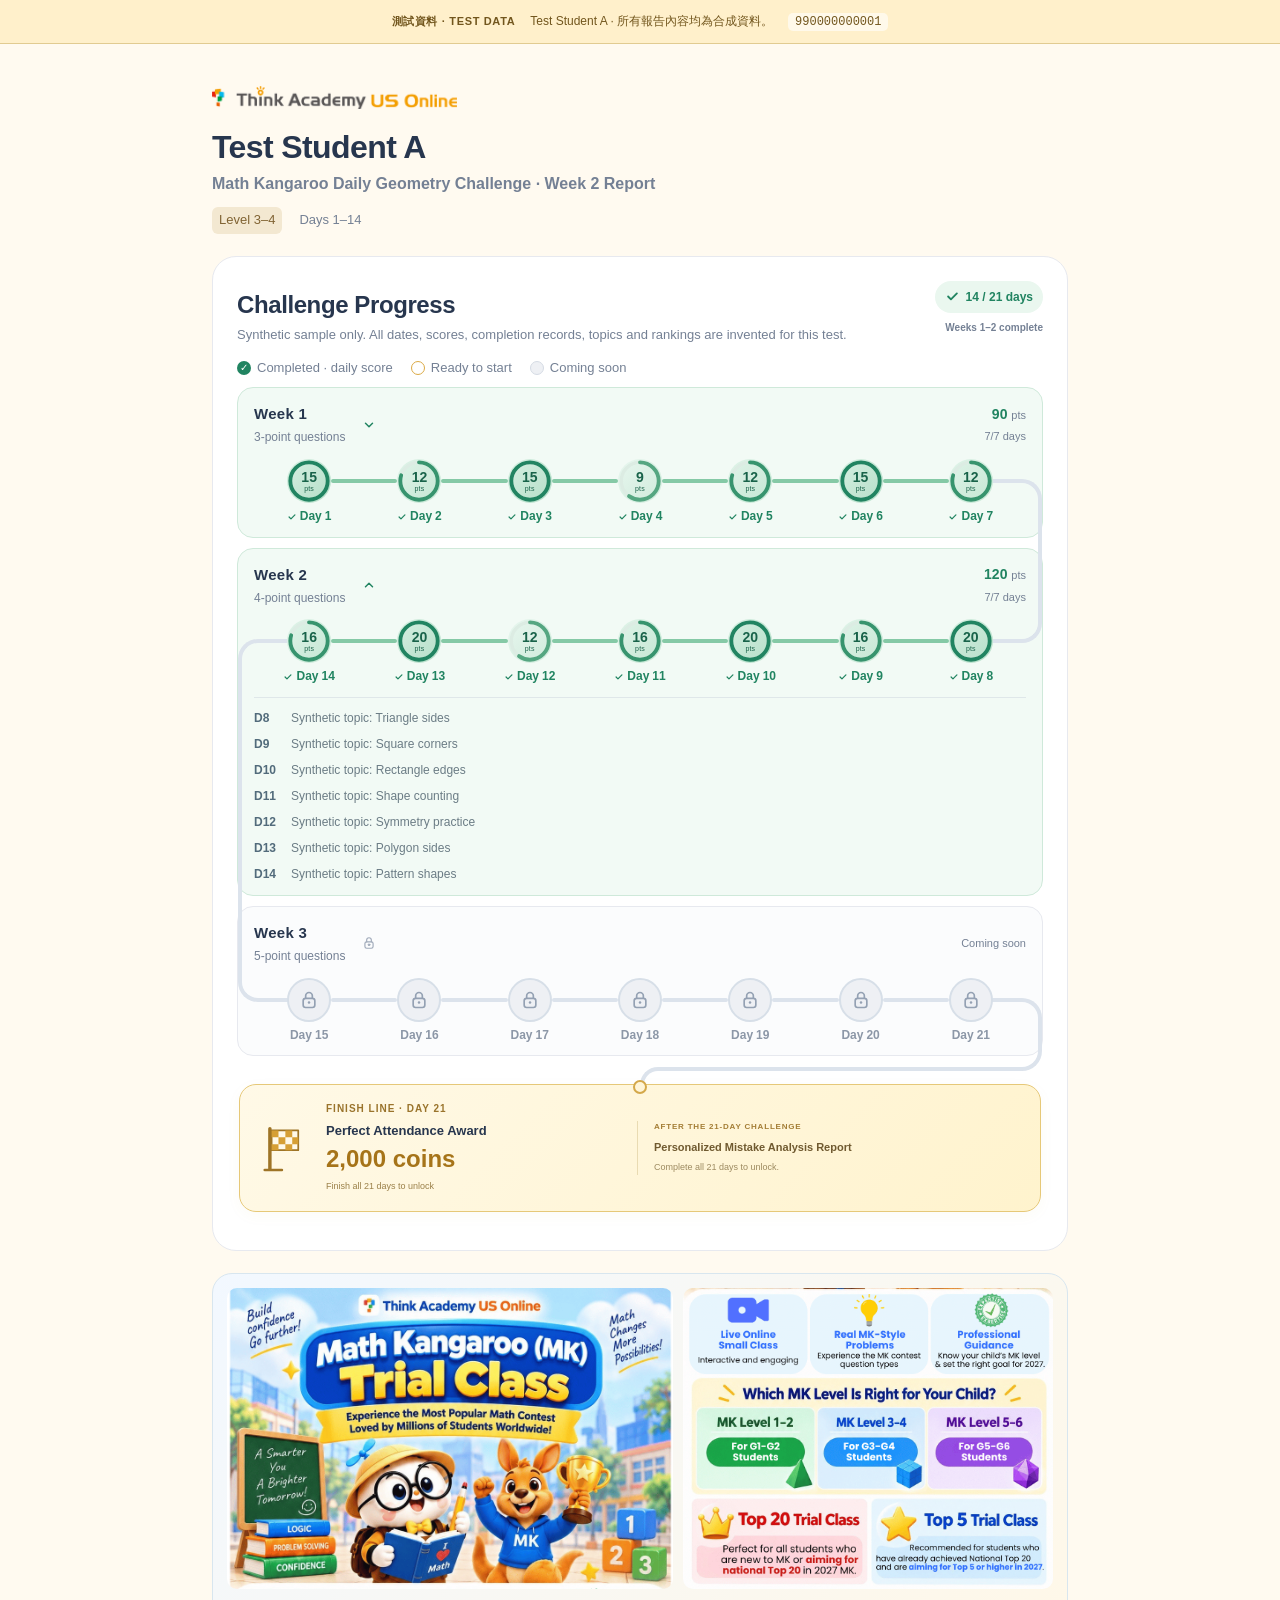
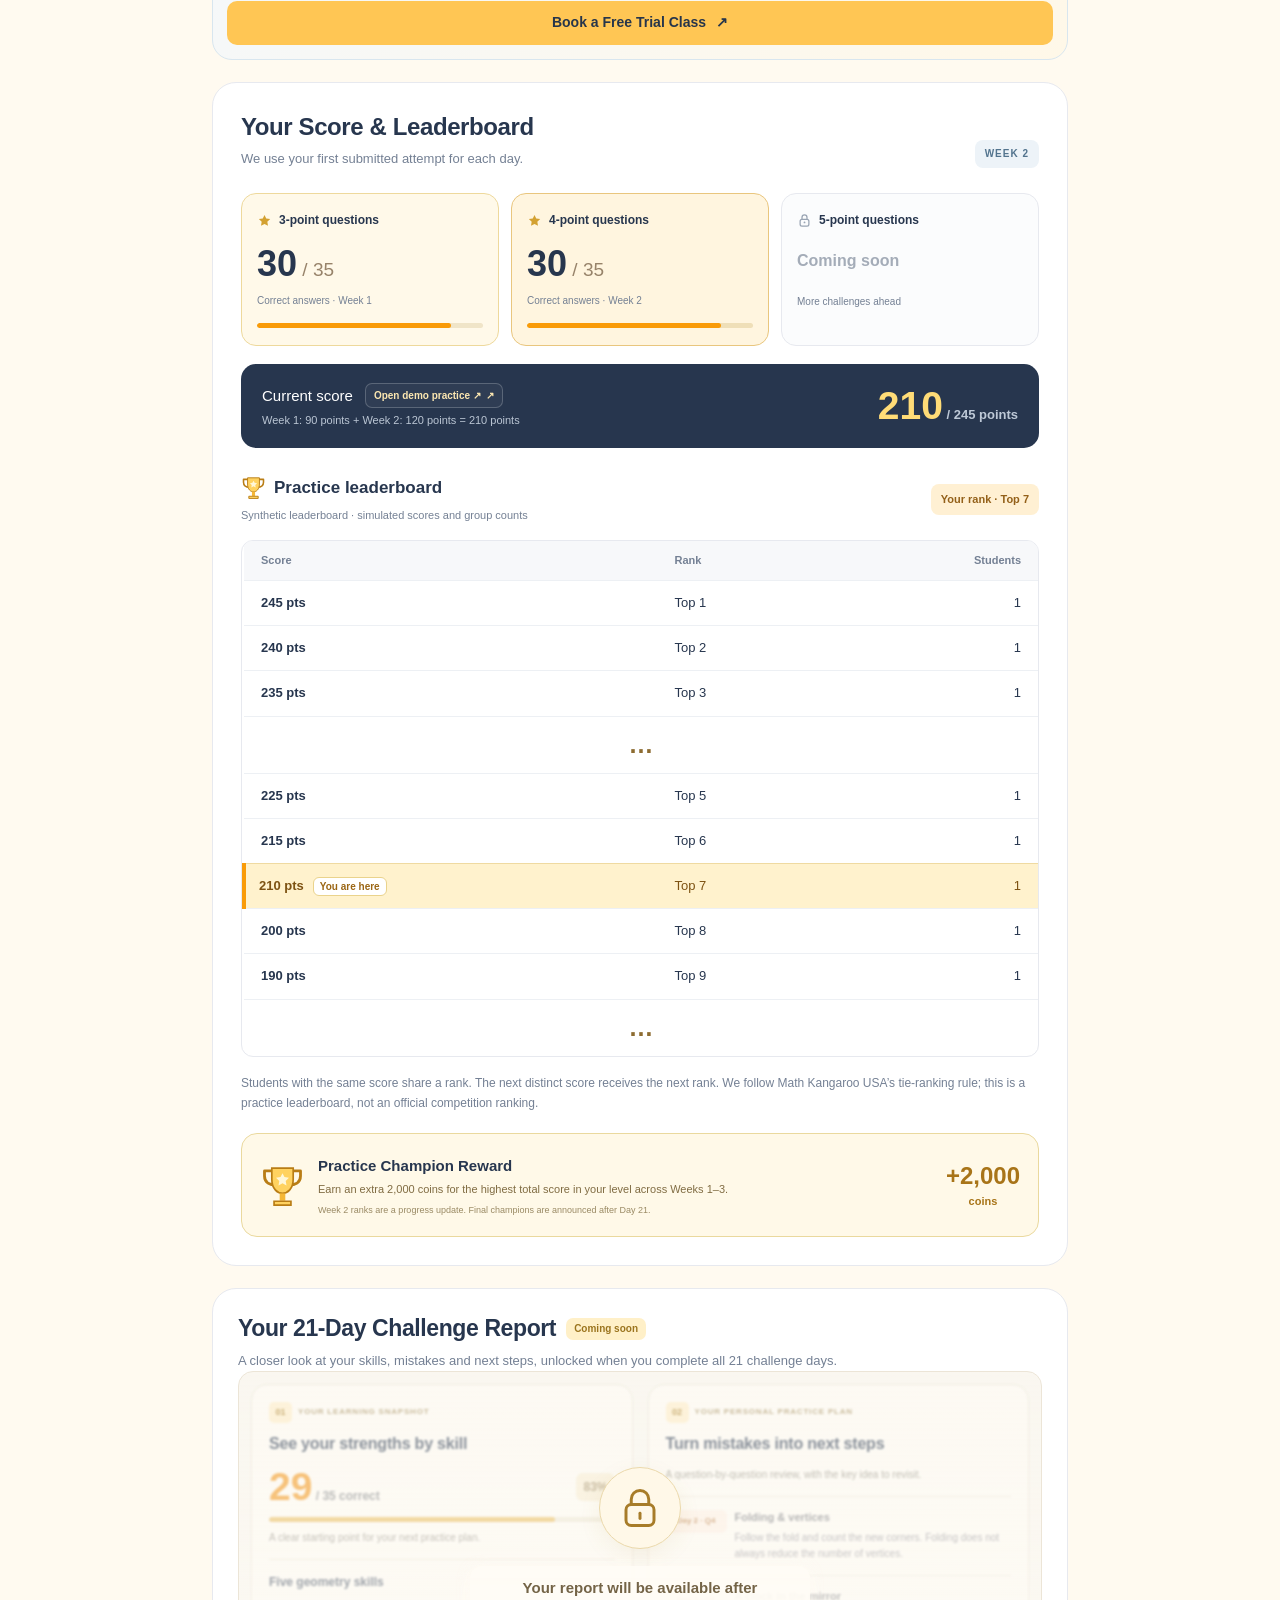
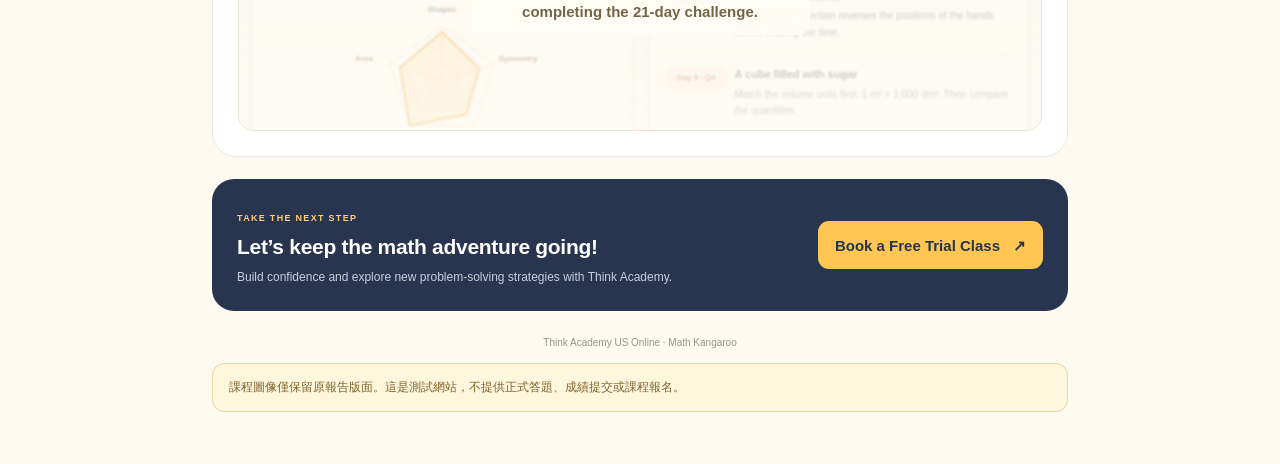
<file: content-e33da0a6b80ac644c3199c1142240a6a.html>
<!doctype html>
<html lang="en" data-prebuilt-report="week2-v2"><head><meta charset="utf-8"><meta name="viewport" content="width=device-width,initial-scale=1"><meta http-equiv="Content-Security-Policy" content="default-src 'none'; connect-src 'self'; img-src 'self' data:; style-src 'self' 'unsafe-inline'; script-src 'self'; frame-src 'self'; base-uri 'none'; form-action 'none'"><title>TEST · Test Student A · Week 2 Report</title><meta name="robots" content="noindex,nofollow"><link rel="stylesheet" href="./weekly-report.css"><link rel="stylesheet" href="./prebuilt-report.css"><link rel="stylesheet" href="./week2-report.css"><link rel="stylesheet" href="./demo.css"></head><body>
<aside class="demo-banner" role="note"><strong>測試資料 · TEST DATA</strong><span>Test Student A · 所有報告內容均為合成資料。</span><code>990000000001</code></aside><svg class="icon-sprite" aria-hidden="true" xmlns="http://www.w3.org/2000/svg"><defs>
<symbol id="i-flag" viewBox="0 0 24 24"><path d="M5 21V4m0 1c5-5 9 5 15 0v10c-6 5-10-5-15 0" fill="none" stroke="currentColor" stroke-width="2" stroke-linecap="round" stroke-linejoin="round"></path></symbol>
<symbol id="i-finish-flag" viewBox="0 0 64 64"><path d="M15 56V9" fill="none" stroke="#9E7426" stroke-width="4" stroke-linecap="round"></path><path d="M17 11h31v23H17z" fill="#fff9e9" stroke="#9E7426" stroke-width="2" stroke-linejoin="round"></path><path d="M17 11h8v8h-8zm16 0h8v8h-8zm-8 8h8v8h-8zm16 0h7v8h-7zm-24 8h8v7h-8zm16 0h8v7h-8z" fill="#D69F35"></path><path d="M9 57h20" stroke="#9E7426" stroke-width="3" stroke-linecap="round"></path></symbol>
<symbol id="i-check" viewBox="0 0 24 24"><path d="m5 12 4.5 4.5L19 7" fill="none" stroke="currentColor" stroke-width="3" stroke-linecap="round" stroke-linejoin="round"></path></symbol>
<symbol id="i-star" viewBox="0 0 24 24"><path d="m12 3 2.8 5.7 6.3.9-4.6 4.5 1.1 6.3-5.6-3-5.6 3 1.1-6.3L3 9.6l6.2-.9z" fill="currentColor"></path></symbol>
<symbol id="i-coin" viewBox="0 0 24 24"><circle cx="12" cy="12" r="10" fill="#FFD46B" stroke="#BB801C" stroke-width="1.5"></circle><circle cx="12" cy="12" r="7.5" fill="none" stroke="#FFF0B4" stroke-width="1.3"></circle><path d="m12 6 1.8 3.7 4.1.6-3 2.9.7 4.1-3.6-1.9-3.6 1.9.7-4.1-3-2.9 4.1-.6z" fill="#B47A18"></path></symbol>
<symbol id="i-start" viewBox="0 0 24 24"><path d="m15 5 4 4M4 20l4.5-1L20 7.5a2.8 2.8 0 0 0-4-4L4.5 15zM4.5 15l4 4" fill="none" stroke="currentColor" stroke-width="1.8" stroke-linecap="round" stroke-linejoin="round"></path></symbol>
<symbol id="i-lock" viewBox="0 0 24 24"><rect x="5" y="10" width="14" height="11" rx="3" fill="none" stroke="currentColor" stroke-width="2"></rect><path d="M8 10V7a4 4 0 0 1 8 0v3" fill="none" stroke="currentColor" stroke-width="2"></path><circle cx="12" cy="15" r="1.5" fill="currentColor"></circle></symbol>
<symbol id="i-clock" viewBox="0 0 24 24"><circle cx="12" cy="12" r="9" fill="none" stroke="currentColor" stroke-width="2"></circle><path d="M12 7v5l3 2" fill="none" stroke="currentColor" stroke-width="2" stroke-linecap="round"></path></symbol>
<symbol id="i-trophy" viewBox="0 0 80 80"><path d="M23 14H8v9c0 12 10 16 20 16M57 14h15v9c0 12-10 16-20 16" fill="none" stroke="#B97D15" stroke-width="5" stroke-linejoin="round"></path><path d="M21 9h38v20c0 17-10 25-19 25s-19-8-19-25z" fill="#FFD260" stroke="#B97D15" stroke-width="3"></path><path d="M35 54h10v13H35z" fill="#F5B736"></path><path d="M25 68h30v7H25z" fill="#FFD260" stroke="#B97D15" stroke-width="3"></path><path d="m40 18 3.5 7 8 1.2-5.8 5.6 1.4 8-7.1-3.8-7.1 3.8 1.4-8-5.8-5.6 8-1.2z" fill="#fff7d9"></path></symbol>
<symbol id="i-chest" viewBox="0 0 80 64"><path d="M10 28c0-20 10-25 30-25s30 5 30 25z" fill="#FFD879" stroke="#98611F" stroke-width="3"></path><rect x="9" y="27" width="62" height="31" rx="5" fill="#EBA84E" stroke="#98611F" stroke-width="3"></rect><path d="M21 7v48M59 7v48M10 28h60" stroke="#FFE5A4" stroke-width="6"></path><rect x="32" y="22" width="16" height="18" rx="3" fill="#FFF1B7" stroke="#98611F" stroke-width="2"></rect><circle cx="40" cy="30" r="2.5" fill="#98611F"></circle></symbol>
<symbol id="i-book" viewBox="0 0 24 24"><path d="M12 6C8 3 5 3 3 4v15c3-1 6-1 9 1 3-2 6-2 9-1V4c-2-1-5-1-9 2zm0 0v14" fill="none" stroke="currentColor" stroke-width="2" stroke-linejoin="round"></path></symbol>
</defs></svg>
<main>
<header class="report-header"><div><h1 id="report-title"><span class="rt-kid">Test Student A</span><span class="rt-sub">Math Kangaroo Daily Geometry Challenge · Week 2 Report</span></h1><div class="report-scope"><span id="level-caption">Level 3–4</span><span>Days 1–14</span></div></div><img class="report-logo" src="./logo.png" alt="Think Academy US Online" width="1024" height="95"></header>
<section class="card journey" aria-labelledby="journey-title"><div class="section-top"><div><span class="section-number">01</span><h2 id="journey-title">Challenge Progress</h2><p id="report-cutoff-note">Synthetic sample only. All dates, scores, completion records, topics and rankings are invented for this test.</p></div><div class="journey-progress"><div class="progress-chip"><svg aria-hidden="true"><use href="#i-check"></use></svg><span id="done-total">14 / 21 days</span></div><span class="week-state" id="week-state">Weeks 1–2 complete</span></div></div>
<p class="catchup-note" id="catchup-note" hidden="hidden"></p>
<div class="legend"><span><i class="legend-dot done">✓</i>Completed · daily score</span><span><i class="legend-dot missing"></i>Ready to start</span><span><i class="legend-dot future"></i>Coming soon</span></div><div class="challenge-map">
<div class="route-wrap pg progress-grid" role="group" aria-label="21-day challenge progress"><div class="pg-week complete pg-route-forward" data-week="1"><div class="pg-head pg-week-head"><div class="pg-week-main"><b class="pg-week-title">Week 1</b><span class="pg-week-points">3-point questions</span><button class="pg-topics-toggle" type="button" data-topic-toggle data-default-expanded="false" aria-controls="topics-week-1" aria-expanded="false" aria-label="Show Week 1 topics" title="Show Week 1 topics"><svg aria-hidden="true" viewBox="0 0 16 16"><path d="M4 6l4 4 4-4"></path></svg></button></div><span class="pg-week-summary"><strong>90 <small>pts</small></strong><small>7/7 days</small></span></div><div class="pg-lane"><i class="pg-exit-rail" aria-hidden="true"></i><ol class="pg-days"><li class="pg-day done score-level-5 linked"><a class="pg-node" href="./practice.html?student=990000000001&amp;day=1" rel="noopener noreferrer" aria-label="Day 1: completed, 15 out of 15 points. Open practice quiz. Topic: Synthetic topic: Triangle sides." title="Day 1: completed, 15 out of 15 points. Open practice quiz. Topic: Synthetic topic: Triangle sides." target="_top"><span class="pg-dot"><svg class="pg-score-ring" aria-hidden="true" viewBox="0 0 40 40"><circle class="pg-ring-track" cx="20" cy="20" r="17"></circle><circle class="pg-ring-value" cx="20" cy="20" r="17" stroke-dasharray="100 100" pathLength="100"></circle></svg><span class="pg-score"><span class="pg-score-value">15</span><span class="pg-score-unit">pts</span></span></span><span class="pg-num pg-day-label"><svg class="pg-day-check" aria-hidden="true"><use href="#i-check"></use></svg><span class="pg-day-word">Day </span><span class="pg-day-short">D</span><span class="pg-day-number">1</span></span></a></li><li class="pg-day done score-level-4 linked"><a class="pg-node" href="./practice.html?student=990000000001&amp;day=2" rel="noopener noreferrer" aria-label="Day 2: completed, 12 out of 15 points. Open practice quiz. Topic: Synthetic topic: Square corners." title="Day 2: completed, 12 out of 15 points. Open practice quiz. Topic: Synthetic topic: Square corners." target="_top"><span class="pg-dot"><svg class="pg-score-ring" aria-hidden="true" viewBox="0 0 40 40"><circle class="pg-ring-track" cx="20" cy="20" r="17"></circle><circle class="pg-ring-value" cx="20" cy="20" r="17" stroke-dasharray="80 100" pathLength="100"></circle></svg><span class="pg-score"><span class="pg-score-value">12</span><span class="pg-score-unit">pts</span></span></span><span class="pg-num pg-day-label"><svg class="pg-day-check" aria-hidden="true"><use href="#i-check"></use></svg><span class="pg-day-word">Day </span><span class="pg-day-short">D</span><span class="pg-day-number">2</span></span></a></li><li class="pg-day done score-level-5 linked"><a class="pg-node" href="./practice.html?student=990000000001&amp;day=3" rel="noopener noreferrer" aria-label="Day 3: completed, 15 out of 15 points. Open practice quiz. Topic: Synthetic topic: Rectangle edges." title="Day 3: completed, 15 out of 15 points. Open practice quiz. Topic: Synthetic topic: Rectangle edges." target="_top"><span class="pg-dot"><svg class="pg-score-ring" aria-hidden="true" viewBox="0 0 40 40"><circle class="pg-ring-track" cx="20" cy="20" r="17"></circle><circle class="pg-ring-value" cx="20" cy="20" r="17" stroke-dasharray="100 100" pathLength="100"></circle></svg><span class="pg-score"><span class="pg-score-value">15</span><span class="pg-score-unit">pts</span></span></span><span class="pg-num pg-day-label"><svg class="pg-day-check" aria-hidden="true"><use href="#i-check"></use></svg><span class="pg-day-word">Day </span><span class="pg-day-short">D</span><span class="pg-day-number">3</span></span></a></li><li class="pg-day done score-level-3 linked"><a class="pg-node" href="./practice.html?student=990000000001&amp;day=4" rel="noopener noreferrer" aria-label="Day 4: completed, 9 out of 15 points. Open practice quiz. Topic: Synthetic topic: Shape counting." title="Day 4: completed, 9 out of 15 points. Open practice quiz. Topic: Synthetic topic: Shape counting." target="_top"><span class="pg-dot"><svg class="pg-score-ring" aria-hidden="true" viewBox="0 0 40 40"><circle class="pg-ring-track" cx="20" cy="20" r="17"></circle><circle class="pg-ring-value" cx="20" cy="20" r="17" stroke-dasharray="60 100" pathLength="100"></circle></svg><span class="pg-score"><span class="pg-score-value">9</span><span class="pg-score-unit">pts</span></span></span><span class="pg-num pg-day-label"><svg class="pg-day-check" aria-hidden="true"><use href="#i-check"></use></svg><span class="pg-day-word">Day </span><span class="pg-day-short">D</span><span class="pg-day-number">4</span></span></a></li><li class="pg-day done score-level-4 linked"><a class="pg-node" href="./practice.html?student=990000000001&amp;day=5" rel="noopener noreferrer" aria-label="Day 5: completed, 12 out of 15 points. Open practice quiz. Topic: Synthetic topic: Symmetry practice." title="Day 5: completed, 12 out of 15 points. Open practice quiz. Topic: Synthetic topic: Symmetry practice." target="_top"><span class="pg-dot"><svg class="pg-score-ring" aria-hidden="true" viewBox="0 0 40 40"><circle class="pg-ring-track" cx="20" cy="20" r="17"></circle><circle class="pg-ring-value" cx="20" cy="20" r="17" stroke-dasharray="80 100" pathLength="100"></circle></svg><span class="pg-score"><span class="pg-score-value">12</span><span class="pg-score-unit">pts</span></span></span><span class="pg-num pg-day-label"><svg class="pg-day-check" aria-hidden="true"><use href="#i-check"></use></svg><span class="pg-day-word">Day </span><span class="pg-day-short">D</span><span class="pg-day-number">5</span></span></a></li><li class="pg-day done score-level-5 linked"><a class="pg-node" href="./practice.html?student=990000000001&amp;day=6" rel="noopener noreferrer" aria-label="Day 6: completed, 15 out of 15 points. Open practice quiz. Topic: Synthetic topic: Polygon sides." title="Day 6: completed, 15 out of 15 points. Open practice quiz. Topic: Synthetic topic: Polygon sides." target="_top"><span class="pg-dot"><svg class="pg-score-ring" aria-hidden="true" viewBox="0 0 40 40"><circle class="pg-ring-track" cx="20" cy="20" r="17"></circle><circle class="pg-ring-value" cx="20" cy="20" r="17" stroke-dasharray="100 100" pathLength="100"></circle></svg><span class="pg-score"><span class="pg-score-value">15</span><span class="pg-score-unit">pts</span></span></span><span class="pg-num pg-day-label"><svg class="pg-day-check" aria-hidden="true"><use href="#i-check"></use></svg><span class="pg-day-word">Day </span><span class="pg-day-short">D</span><span class="pg-day-number">6</span></span></a></li><li class="pg-day done score-level-4"><a class="pg-node" href="./practice.html?student=990000000001&amp;day=7" rel="noopener noreferrer" aria-label="Day 7: completed, 12 out of 15 points. Open practice quiz. Topic: Synthetic topic: Pattern shapes." title="Day 7: completed, 12 out of 15 points. Open practice quiz. Topic: Synthetic topic: Pattern shapes." target="_top"><span class="pg-dot"><svg class="pg-score-ring" aria-hidden="true" viewBox="0 0 40 40"><circle class="pg-ring-track" cx="20" cy="20" r="17"></circle><circle class="pg-ring-value" cx="20" cy="20" r="17" stroke-dasharray="80 100" pathLength="100"></circle></svg><span class="pg-score"><span class="pg-score-value">12</span><span class="pg-score-unit">pts</span></span></span><span class="pg-num pg-day-label"><svg class="pg-day-check" aria-hidden="true"><use href="#i-check"></use></svg><span class="pg-day-word">Day </span><span class="pg-day-short">D</span><span class="pg-day-number">7</span></span></a></li></ol><div class="pg-topic-panel" id="topics-week-1" hidden><ol class="pg-topic-days"><li class="pg-topic-day"><span class="pg-topic-day-label">D1</span><span class="pg-topic-name">Synthetic topic: Triangle sides</span></li><li class="pg-topic-day"><span class="pg-topic-day-label">D2</span><span class="pg-topic-name">Synthetic topic: Square corners</span></li><li class="pg-topic-day"><span class="pg-topic-day-label">D3</span><span class="pg-topic-name">Synthetic topic: Rectangle edges</span></li><li class="pg-topic-day"><span class="pg-topic-day-label">D4</span><span class="pg-topic-name">Synthetic topic: Shape counting</span></li><li class="pg-topic-day"><span class="pg-topic-day-label">D5</span><span class="pg-topic-name">Synthetic topic: Symmetry practice</span></li><li class="pg-topic-day"><span class="pg-topic-day-label">D6</span><span class="pg-topic-name">Synthetic topic: Polygon sides</span></li><li class="pg-topic-day"><span class="pg-topic-day-label">D7</span><span class="pg-topic-name">Synthetic topic: Pattern shapes</span></li></ol></div></div></div><div class="pg-week complete pg-route-reverse" data-week="2"><div class="pg-head pg-week-head"><div class="pg-week-main"><b class="pg-week-title">Week 2</b><span class="pg-week-points">4-point questions</span><button class="pg-topics-toggle" type="button" data-topic-toggle data-default-expanded="true" aria-controls="topics-week-2" aria-expanded="true" aria-label="Hide Week 2 topics" title="Hide Week 2 topics"><svg aria-hidden="true" viewBox="0 0 16 16"><path d="M4 6l4 4 4-4"></path></svg></button></div><span class="pg-week-summary"><strong>120 <small>pts</small></strong><small>7/7 days</small></span><i class="pg-entry-rail" aria-hidden="true"></i></div><div class="pg-lane"><i class="pg-exit-rail" aria-hidden="true"></i><ol class="pg-days"><li class="pg-day done score-level-5 linked"><a class="pg-node" href="./practice.html?student=990000000001&amp;day=8" rel="noopener noreferrer" aria-label="Day 8: completed, 20 out of 20 points. Open practice quiz. Topic: Synthetic topic: Triangle sides." title="Day 8: completed, 20 out of 20 points. Open practice quiz. Topic: Synthetic topic: Triangle sides." target="_top"><span class="pg-dot"><svg class="pg-score-ring" aria-hidden="true" viewBox="0 0 40 40"><circle class="pg-ring-track" cx="20" cy="20" r="17"></circle><circle class="pg-ring-value" cx="20" cy="20" r="17" stroke-dasharray="100 100" pathLength="100"></circle></svg><span class="pg-score"><span class="pg-score-value">20</span><span class="pg-score-unit">pts</span></span></span><span class="pg-num pg-day-label"><svg class="pg-day-check" aria-hidden="true"><use href="#i-check"></use></svg><span class="pg-day-word">Day </span><span class="pg-day-short">D</span><span class="pg-day-number">8</span></span></a></li><li class="pg-day done score-level-4 linked"><a class="pg-node" href="./practice.html?student=990000000001&amp;day=9" rel="noopener noreferrer" aria-label="Day 9: completed, 16 out of 20 points. Open practice quiz. Topic: Synthetic topic: Square corners." title="Day 9: completed, 16 out of 20 points. Open practice quiz. Topic: Synthetic topic: Square corners." target="_top"><span class="pg-dot"><svg class="pg-score-ring" aria-hidden="true" viewBox="0 0 40 40"><circle class="pg-ring-track" cx="20" cy="20" r="17"></circle><circle class="pg-ring-value" cx="20" cy="20" r="17" stroke-dasharray="80 100" pathLength="100"></circle></svg><span class="pg-score"><span class="pg-score-value">16</span><span class="pg-score-unit">pts</span></span></span><span class="pg-num pg-day-label"><svg class="pg-day-check" aria-hidden="true"><use href="#i-check"></use></svg><span class="pg-day-word">Day </span><span class="pg-day-short">D</span><span class="pg-day-number">9</span></span></a></li><li class="pg-day done score-level-5 linked"><a class="pg-node" href="./practice.html?student=990000000001&amp;day=10" rel="noopener noreferrer" aria-label="Day 10: completed, 20 out of 20 points. Open practice quiz. Topic: Synthetic topic: Rectangle edges." title="Day 10: completed, 20 out of 20 points. Open practice quiz. Topic: Synthetic topic: Rectangle edges." target="_top"><span class="pg-dot"><svg class="pg-score-ring" aria-hidden="true" viewBox="0 0 40 40"><circle class="pg-ring-track" cx="20" cy="20" r="17"></circle><circle class="pg-ring-value" cx="20" cy="20" r="17" stroke-dasharray="100 100" pathLength="100"></circle></svg><span class="pg-score"><span class="pg-score-value">20</span><span class="pg-score-unit">pts</span></span></span><span class="pg-num pg-day-label"><svg class="pg-day-check" aria-hidden="true"><use href="#i-check"></use></svg><span class="pg-day-word">Day </span><span class="pg-day-short">D</span><span class="pg-day-number">10</span></span></a></li><li class="pg-day done score-level-4 linked"><a class="pg-node" href="./practice.html?student=990000000001&amp;day=11" rel="noopener noreferrer" aria-label="Day 11: completed, 16 out of 20 points. Open practice quiz. Topic: Synthetic topic: Shape counting." title="Day 11: completed, 16 out of 20 points. Open practice quiz. Topic: Synthetic topic: Shape counting." target="_top"><span class="pg-dot"><svg class="pg-score-ring" aria-hidden="true" viewBox="0 0 40 40"><circle class="pg-ring-track" cx="20" cy="20" r="17"></circle><circle class="pg-ring-value" cx="20" cy="20" r="17" stroke-dasharray="80 100" pathLength="100"></circle></svg><span class="pg-score"><span class="pg-score-value">16</span><span class="pg-score-unit">pts</span></span></span><span class="pg-num pg-day-label"><svg class="pg-day-check" aria-hidden="true"><use href="#i-check"></use></svg><span class="pg-day-word">Day </span><span class="pg-day-short">D</span><span class="pg-day-number">11</span></span></a></li><li class="pg-day done score-level-3 linked"><a class="pg-node" href="./practice.html?student=990000000001&amp;day=12" rel="noopener noreferrer" aria-label="Day 12: completed, 12 out of 20 points. Open practice quiz. Topic: Synthetic topic: Symmetry practice." title="Day 12: completed, 12 out of 20 points. Open practice quiz. Topic: Synthetic topic: Symmetry practice." target="_top"><span class="pg-dot"><svg class="pg-score-ring" aria-hidden="true" viewBox="0 0 40 40"><circle class="pg-ring-track" cx="20" cy="20" r="17"></circle><circle class="pg-ring-value" cx="20" cy="20" r="17" stroke-dasharray="60 100" pathLength="100"></circle></svg><span class="pg-score"><span class="pg-score-value">12</span><span class="pg-score-unit">pts</span></span></span><span class="pg-num pg-day-label"><svg class="pg-day-check" aria-hidden="true"><use href="#i-check"></use></svg><span class="pg-day-word">Day </span><span class="pg-day-short">D</span><span class="pg-day-number">12</span></span></a></li><li class="pg-day done score-level-5 linked"><a class="pg-node" href="./practice.html?student=990000000001&amp;day=13" rel="noopener noreferrer" aria-label="Day 13: completed, 20 out of 20 points. Open practice quiz. Topic: Synthetic topic: Polygon sides." title="Day 13: completed, 20 out of 20 points. Open practice quiz. Topic: Synthetic topic: Polygon sides." target="_top"><span class="pg-dot"><svg class="pg-score-ring" aria-hidden="true" viewBox="0 0 40 40"><circle class="pg-ring-track" cx="20" cy="20" r="17"></circle><circle class="pg-ring-value" cx="20" cy="20" r="17" stroke-dasharray="100 100" pathLength="100"></circle></svg><span class="pg-score"><span class="pg-score-value">20</span><span class="pg-score-unit">pts</span></span></span><span class="pg-num pg-day-label"><svg class="pg-day-check" aria-hidden="true"><use href="#i-check"></use></svg><span class="pg-day-word">Day </span><span class="pg-day-short">D</span><span class="pg-day-number">13</span></span></a></li><li class="pg-day done score-level-4"><a class="pg-node" href="./practice.html?student=990000000001&amp;day=14" rel="noopener noreferrer" aria-label="Day 14: completed, 16 out of 20 points. Open practice quiz. Topic: Synthetic topic: Pattern shapes." title="Day 14: completed, 16 out of 20 points. Open practice quiz. Topic: Synthetic topic: Pattern shapes." target="_top"><span class="pg-dot"><svg class="pg-score-ring" aria-hidden="true" viewBox="0 0 40 40"><circle class="pg-ring-track" cx="20" cy="20" r="17"></circle><circle class="pg-ring-value" cx="20" cy="20" r="17" stroke-dasharray="80 100" pathLength="100"></circle></svg><span class="pg-score"><span class="pg-score-value">16</span><span class="pg-score-unit">pts</span></span></span><span class="pg-num pg-day-label"><svg class="pg-day-check" aria-hidden="true"><use href="#i-check"></use></svg><span class="pg-day-word">Day </span><span class="pg-day-short">D</span><span class="pg-day-number">14</span></span></a></li></ol><div class="pg-topic-panel" id="topics-week-2"><ol class="pg-topic-days"><li class="pg-topic-day"><span class="pg-topic-day-label">D8</span><span class="pg-topic-name">Synthetic topic: Triangle sides</span></li><li class="pg-topic-day"><span class="pg-topic-day-label">D9</span><span class="pg-topic-name">Synthetic topic: Square corners</span></li><li class="pg-topic-day"><span class="pg-topic-day-label">D10</span><span class="pg-topic-name">Synthetic topic: Rectangle edges</span></li><li class="pg-topic-day"><span class="pg-topic-day-label">D11</span><span class="pg-topic-name">Synthetic topic: Shape counting</span></li><li class="pg-topic-day"><span class="pg-topic-day-label">D12</span><span class="pg-topic-name">Synthetic topic: Symmetry practice</span></li><li class="pg-topic-day"><span class="pg-topic-day-label">D13</span><span class="pg-topic-name">Synthetic topic: Polygon sides</span></li><li class="pg-topic-day"><span class="pg-topic-day-label">D14</span><span class="pg-topic-name">Synthetic topic: Pattern shapes</span></li></ol></div></div></div><div class="pg-week locked pg-route-forward pg-route-last" data-week="3"><div class="pg-head pg-week-head"><div class="pg-week-main"><b class="pg-week-title">Week 3</b><span class="pg-week-points">5-point questions</span><button class="pg-topics-toggle" type="button" data-topic-toggle data-default-expanded="false" aria-controls="topics-week-3" aria-expanded="false" aria-label="Week 3 topics to be announced" title="Week 3 topics to be announced" disabled><svg aria-hidden="true" viewBox="0 0 24 24"><use href="#i-lock"></use></svg></button></div><span class="pg-week-summary"><small>Coming soon</small></span><i class="pg-entry-rail" aria-hidden="true"></i></div><div class="pg-lane"><i class="pg-exit-rail" aria-hidden="true"></i><ol class="pg-days"><li class="pg-day future"><span class="pg-node" aria-label="Day 15: coming soon." title="Day 15: coming soon."><span class="pg-dot"><svg aria-hidden="true"><use href="#i-lock"></use></svg></span><span class="pg-num pg-day-label"><span class="pg-day-word">Day </span><span class="pg-day-short">D</span><span class="pg-day-number">15</span></span></span></li><li class="pg-day future"><span class="pg-node" aria-label="Day 16: coming soon." title="Day 16: coming soon."><span class="pg-dot"><svg aria-hidden="true"><use href="#i-lock"></use></svg></span><span class="pg-num pg-day-label"><span class="pg-day-word">Day </span><span class="pg-day-short">D</span><span class="pg-day-number">16</span></span></span></li><li class="pg-day future"><span class="pg-node" aria-label="Day 17: coming soon." title="Day 17: coming soon."><span class="pg-dot"><svg aria-hidden="true"><use href="#i-lock"></use></svg></span><span class="pg-num pg-day-label"><span class="pg-day-word">Day </span><span class="pg-day-short">D</span><span class="pg-day-number">17</span></span></span></li><li class="pg-day future"><span class="pg-node" aria-label="Day 18: coming soon." title="Day 18: coming soon."><span class="pg-dot"><svg aria-hidden="true"><use href="#i-lock"></use></svg></span><span class="pg-num pg-day-label"><span class="pg-day-word">Day </span><span class="pg-day-short">D</span><span class="pg-day-number">18</span></span></span></li><li class="pg-day future"><span class="pg-node" aria-label="Day 19: coming soon." title="Day 19: coming soon."><span class="pg-dot"><svg aria-hidden="true"><use href="#i-lock"></use></svg></span><span class="pg-num pg-day-label"><span class="pg-day-word">Day </span><span class="pg-day-short">D</span><span class="pg-day-number">19</span></span></span></li><li class="pg-day future"><span class="pg-node" aria-label="Day 20: coming soon." title="Day 20: coming soon."><span class="pg-dot"><svg aria-hidden="true"><use href="#i-lock"></use></svg></span><span class="pg-num pg-day-label"><span class="pg-day-word">Day </span><span class="pg-day-short">D</span><span class="pg-day-number">20</span></span></span></li><li class="pg-day future"><span class="pg-node" aria-label="Day 21: coming soon." title="Day 21: coming soon."><span class="pg-dot"><svg aria-hidden="true"><use href="#i-lock"></use></svg></span><span class="pg-num pg-day-label"><span class="pg-day-word">Day </span><span class="pg-day-short">D</span><span class="pg-day-number">21</span></span></span></li></ol><div class="pg-topic-panel" id="topics-week-3" hidden><p>Topics will be announced when the quizzes are available.</p></div></div></div></div><div class="completion-award finish-destination" role="group" aria-labelledby="attendance-title"><svg aria-hidden="true"><use href="#i-finish-flag"></use></svg><div class="attendance-reward"><span class="finish-kicker">FINISH LINE · DAY 21</span><h3 id="attendance-title">Perfect Attendance Award</h3><strong>2,000 coins</strong><small id="attendance-unlock">Finish all 21 days to unlock</small></div><div class="personal-reports"><span>AFTER THE 21-DAY CHALLENGE</span><b>Personalized Mistake Analysis Report</b><small>Complete all 21 days to unlock.</small></div></div>
</div>
</section>
<section class="progress-trial-card" aria-labelledby="progress-trial-title"><h2 id="progress-trial-title" class="progress-trial-accessible-title">Math Kangaroo Trial Class</h2><div class="progress-trial-poster"><div class="progress-trial-half progress-trial-half-top"><img src="./trial-intro.png" alt="Math Kangaroo Trial Class — Think Academy US Online" width="1012" height="684" loading="lazy" decoding="async"></div><div class="progress-trial-half progress-trial-half-bottom"><img src="./trial-details.png" alt="Live online small classes, MK-style problems, level options and trial class details" width="996" height="810" loading="lazy" decoding="async"></div></div><a class="progress-trial-link" href="#demo-course-notice" rel="noopener noreferrer">Book a Free Trial Class <span aria-hidden="true">↗</span></a></section><section class="card scoring" aria-labelledby="score-title"><div class="section-top"><div><span class="section-number">02</span><h2 id="score-title">Your Score &amp; Leaderboard</h2><p>We use your first submitted attempt for each day.</p></div><span class="score-label">WEEK 2</span></div>
<div class="points-grid week2-points"><div class="point-card active"><span class="point-type"><svg aria-hidden="true"><use href="#i-star"></use></svg>3-point questions</span><div class="point-count"><b>30</b><span> / 35</span></div><p>Correct answers · Week 1</p><div class="mini-track"><i style="width:85.7143%"></i></div></div><div class="point-card active current-week"><span class="point-type"><svg aria-hidden="true"><use href="#i-star"></use></svg>4-point questions</span><div class="point-count"><b>30</b><span> / 35</span></div><p>Correct answers · Week 2</p><div class="mini-track"><i style="width:85.7143%"></i></div></div><div class="point-card coming"><span class="point-type"><svg aria-hidden="true"><use href="#i-lock"></use></svg>5-point questions</span><b class="soon">Coming soon</b><p>More challenges ahead</p></div></div><div id="complete-score"><div class="score-total"><div><div class="score-caption"><span>Current score</span><a id="review-attempts" class="score-review" href="./practice.html?student=990000000001" rel="noopener noreferrer" target="_top">Open demo practice ↗<span aria-hidden="true">↗</span></a></div><p id="score-equation">Week 1: 90 points + Week 2: 120 points = 210 points</p></div><div class="score-figure"><b id="current-score">210</b><span> / 245 points</span></div></div>
<div class="ranking-head"><div><h3><svg aria-hidden="true"><use href="#i-trophy"></use></svg>Practice leaderboard</h3><p id="ranking-scope">Synthetic leaderboard · simulated scores and group counts</p></div><span id="rank-chip">Your rank · Top 7</span></div>
<div class="table-wrap"><table aria-label="Week 2 cumulative scores and ranks within the same practice level"><thead><tr><th scope="col">Score</th><th scope="col">Rank</th><th scope="col">Students</th></tr></thead><tbody id="ranking-body" class="prebuilt-leaderboard"><tr><td>245 pts</td><td>Top 1</td><td>1</td></tr><tr><td>240 pts</td><td>Top 2</td><td>1</td></tr><tr><td>235 pts</td><td>Top 3</td><td>1</td></tr><tr class="rank-gap" data-rank-gap="true"><td colspan="3"><button type="button" data-expand-leaderboard aria-label="Show full leaderboard" aria-expanded="false" aria-controls="ranking-body">…</button></td></tr><tr data-rank-collapsed="true"><td>230 pts</td><td>Top 4</td><td>1</td></tr><tr><td>225 pts</td><td>Top 5</td><td>1</td></tr><tr><td>215 pts</td><td>Top 6</td><td>1</td></tr><tr class="my-rank" aria-label="Your score and rank"><td>210 pts<span class="you-tag">You are here</span></td><td>Top 7</td><td>1</td></tr><tr><td>200 pts</td><td>Top 8</td><td>1</td></tr><tr><td>190 pts</td><td>Top 9</td><td>1</td></tr><tr class="rank-gap" data-rank-gap="true"><td colspan="3"><button type="button" data-expand-leaderboard aria-label="Show full leaderboard" aria-expanded="false" aria-controls="ranking-body">…</button></td></tr><tr data-rank-collapsed="true"><td>180 pts</td><td>Top 10</td><td>1</td></tr></tbody></table></div><button id="collapse-leaderboard" class="rank-collapse" type="button" aria-controls="ranking-body" hidden>Show fewer ranks</button><p class="rank-note">Students with the same score share a rank. The next distinct score receives the next rank. We follow Math Kangaroo USA’s tie-ranking rule; this is a practice leaderboard, not an official competition ranking.</p></div>
<aside class="champion-reward" aria-labelledby="champion-title"><svg aria-hidden="true"><use href="#i-trophy"></use></svg><div><h3 id="champion-title">Practice Champion Reward</h3><p>Earn an extra 2,000 coins for the highest total score in your level across Weeks 1–3.</p><small>Week 2 ranks are a progress update. Final champions are announced after Day 21.</small></div><strong>+2,000<span>coins</span></strong></aside>
</section>
<section class="card personal-report-preview" aria-labelledby="personal-report-title">
  <div class="section-top personal-report-heading">
    <div>
      <span class="section-number">03</span>
      <h2 id="personal-report-title">Your 21-Day Challenge Report <span class="personal-coming">Coming soon</span></h2>
      <p>A closer look at your skills, mistakes and next steps, unlocked when you complete all 21 challenge days.</p>
    </div>
  </div>
  
  <div class="personal-report-window">
  <div class="personal-report-halves" aria-hidden="true" inert>
    <article class="personal-half learning-half" aria-labelledby="learning-half-title">
      <div class="personal-half-label"><span>01</span> YOUR LEARNING SNAPSHOT</div>
      <h3 id="learning-half-title">See your strengths by skill</h3>
      <div class="personal-mini-score"><div><strong>29</strong><span> / 35 correct</span></div><b>83%</b></div>
      <div class="personal-mini-meter" aria-hidden="true"><span></span></div>
      <p class="personal-mini-caption">A clear starting point for your next practice plan.</p>
      <div class="personal-skill-chart">
        <h4>Five geometry skills</h4>
        <svg role="img" aria-labelledby="personal-radar-title personal-radar-description" viewBox="0 0 220 175">
          <title id="personal-radar-title">Illustrative geometry skill profile</title>
          <desc id="personal-radar-description">Combining and dividing shapes: 8 out of 9. Folding, symmetry and rotation: 5 out of 7. Solids and nets: 3 out of 4. Length and perimeter: 5 out of 5. Area and angles: 8 out of 10.</desc>
          <g class="personal-radar-grid">
            <polygon points="110,30 162.3,68 142.3,129.5 77.7,129.5 57.7,68"></polygon>
            <polygon points="110,48.3 144.9,73.7 131.5,114.7 88.5,114.7 75.1,73.7"></polygon>
            <polygon points="110,66.7 127.4,79.3 120.8,99.8 99.2,99.8 92.6,79.3"></polygon>
            <path d="M110 85V30M110 85L162.3 68M110 85L142.3 129.5M110 85L77.7 129.5M110 85L57.7 68"></path>
          </g>
          <polygon class="personal-radar-result" points="110,36.1 147.4,72.9 134.2,118.4 77.7,129.5 68.2,71.4"></polygon>
          <g class="personal-radar-labels">
            <text x="110" y="16">Shapes</text>
            <text x="186" y="65">Symmetry</text>
            <text x="155" y="153">Solids</text>
            <text x="67" y="153">Length</text>
            <text x="32" y="65">Area</text>
          </g>
        </svg>
        <dl class="personal-skill-list">
          <div><dt>Combining &amp; dividing shapes</dt><dd>8 / 9</dd></div>
          <div><dt>Folding, symmetry &amp; rotation</dt><dd>5 / 7</dd></div>
          <div><dt>Solids &amp; nets</dt><dd>3 / 4</dd></div>
          <div><dt>Length &amp; perimeter</dt><dd>5 / 5</dd></div>
          <div><dt>Area &amp; angles</dt><dd>8 / 10</dd></div>
        </dl>
      </div>
      <div class="personal-insight personal-strength"><span>YOUR STRENGTH</span><h4>Length &amp; perimeter</h4><p>Full marks in this skill. Keep showing each step when comparing lengths and tracing a perimeter.</p></div>
      <div class="personal-insight personal-focus"><span>YOUR NEXT FOCUS</span><h4>Folding, symmetry &amp; rotation</h4><p>Track each vertex and the direction a shape faces before comparing the original and transformed figures.</p></div>
    </article>
    <article class="personal-half prep-half" aria-labelledby="prep-half-title">
      <div class="personal-half-label"><span>02</span> YOUR PERSONAL PRACTICE PLAN</div>
      <h3 id="prep-half-title">Turn mistakes into next steps</h3>
      <p class="personal-mistake-intro">A question-by-question review, with the key idea to revisit.</p>
      <ol class="personal-mistakes">
        <li><span class="personal-question-tag">Day 2 · Q4</span><div><h4>Folding &amp; vertices</h4><p>Follow the fold and count the new corners. Folding does not always reduce the number of vertices.</p></div></li>
        <li><span class="personal-question-tag">Day 3 · Q1</span><div><h4>A clock in the mirror</h4><p>Check how a reflection reverses the positions of the hands before reading the time.</p></div></li>
        <li><span class="personal-question-tag">Day 3 · Q4</span><div><h4>A cube filled with sugar</h4><p>Match the volume units first: 1 m³ = 1,000 dm³. Then compare the quantities.</p></div></li>
        <li><span class="personal-question-tag">Day 5 · Q3</span><div><h4>Comparing shaded areas</h4><p>Split the shaded regions into equal pieces so their areas can be compared directly.</p></div></li>
        <li><span class="personal-question-tag">Day 6 · Q4</span><div><h4>Squares &amp; equilateral triangles</h4><p>Label the 90° and 60° angles, then use the relationships around the unknown angle.</p></div></li>
        <li><span class="personal-question-tag">Day 7 · Q3</span><div><h4>Counting rectangles</h4><p>Count both small rectangles and larger rectangles made by joining smaller ones.</p></div></li>
      </ol>
      <div class="personal-prep-plan"><span>CUSTOM EXAM PREP STRATEGY</span><h4>What to practice next</h4><ol><li>Revisit the missed transformation questions.</li><li>Draw and label the figure before calculating.</li><li>Try a fresh question and explain your reasoning aloud.</li></ol><p>A focused plan based on your practice results.</p></div>
    </article>
  </div>
  <div class="personal-report-lock" role="note" aria-label="Locked report preview" aria-describedby="personal-report-unlock">
    <span class="personal-lock-icon" aria-hidden="true"><svg viewBox="0 0 24 24"><path d="M7 10V7a5 5 0 0 1 10 0v3"></path><rect x="4" y="10" width="16" height="12" rx="3"></rect><path d="M12 15v3"></path></svg></span>
    <p id="personal-report-unlock">Your report will be available after completing the 21-day challenge.</p>
  </div>
  </div>
</section>
<section class="trial-cta" aria-labelledby="trial-heading"><div><span>TAKE THE NEXT STEP</span><h2 id="trial-heading">Let’s keep the math adventure going!</h2><p>Build confidence and explore new problem-solving strategies with Think Academy.</p></div><a href="#demo-course-notice" rel="noopener noreferrer">Book a Free Trial Class <span aria-hidden="true">↗</span></a></section>

<footer class="parent-footer"><span>Think Academy US Online · Math Kangaroo</span></footer>
<p class="demo-note" id="demo-course-notice">課程圖像僅保留原報告版面。這是測試網站，不提供正式答題、成績提交或課程報名。</p></main><script src="./prebuilt-report.js" defer></script></body></html>
</file>
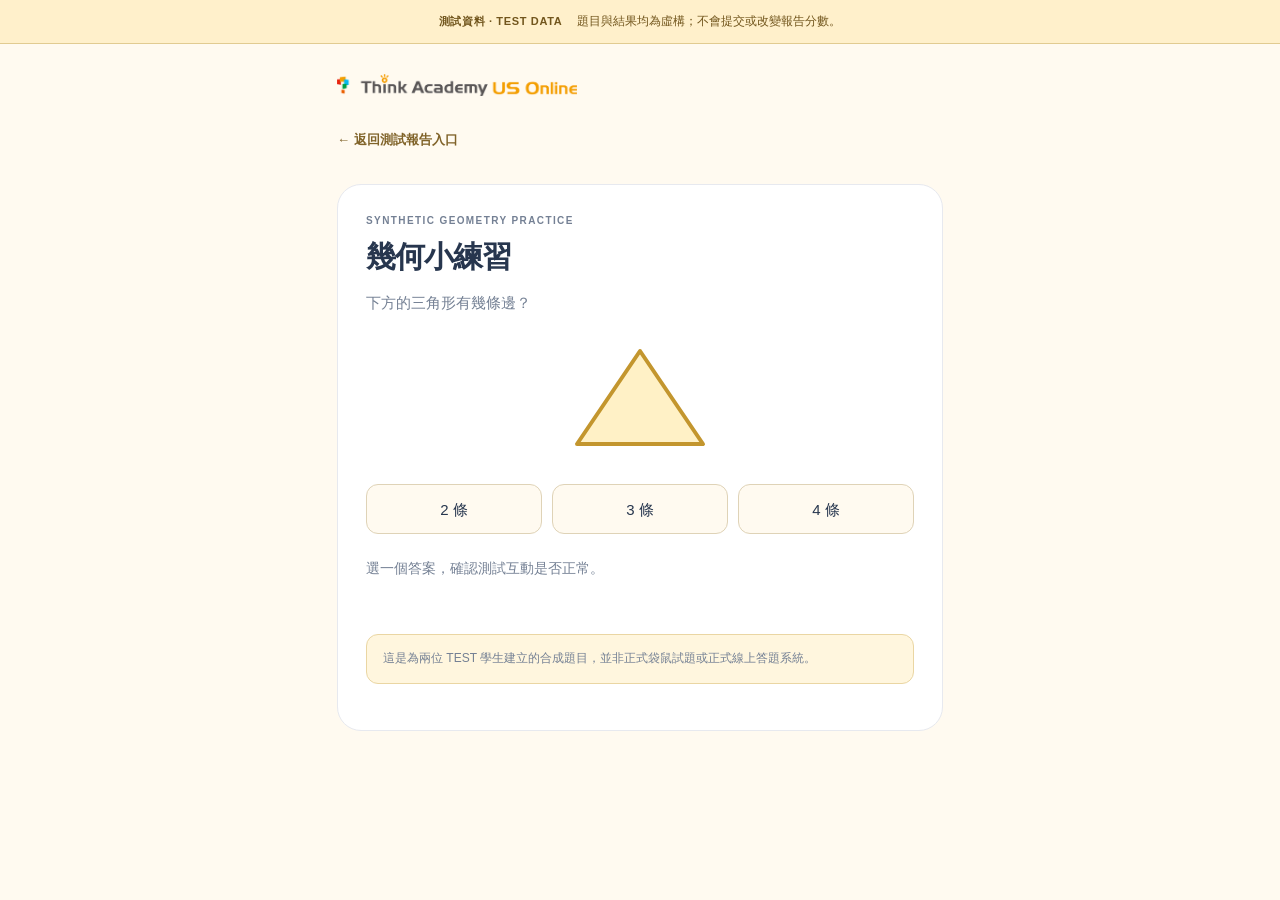
<file: practice.html>
<!doctype html>
<html lang="zh-Hant"><head><meta charset="utf-8"><meta name="viewport" content="width=device-width,initial-scale=1"><meta name="robots" content="noindex,nofollow"><meta http-equiv="Content-Security-Policy" content="default-src 'none'; style-src 'self'; script-src 'self'; img-src 'self' data:; base-uri 'none'; form-action 'none'"><title>TEST · 合成幾何小練習</title><link rel="stylesheet" href="./weekly-report.css"><link rel="stylesheet" href="./demo.css"><script src="./practice.js" defer></script></head><body><aside class="demo-banner" role="note"><strong>測試資料 · TEST DATA</strong><span>題目與結果均為虛構；不會提交或改變報告分數。</span></aside><main class="demo-practice"><img class="report-logo" src="./logo.png" alt="Think Academy US Online" width="1024" height="95"><p><a id="practice-back" class="demo-back" href="./index.html">← 返回測試報告入口</a></p><section class="card"><p class="eyebrow" id="practice-caption">SYNTHETIC GEOMETRY PRACTICE</p><h1>幾何小練習</h1><p id="practice-question">下方的三角形有幾條邊？</p><svg class="demo-question-diagram" role="img" aria-label="一個三角形" viewBox="0 0 150 120"><path d="M75 12 138 105H12Z" fill="#fff1c6" stroke="#c3962e" stroke-width="4" stroke-linejoin="round"></path></svg><div class="demo-answers" aria-label="選擇答案"><button type="button" data-answer="2" aria-pressed="false">2 條</button><button type="button" data-answer="3" aria-pressed="false">3 條</button><button type="button" data-answer="4" aria-pressed="false">4 條</button></div><p id="practice-feedback" class="demo-feedback" role="status" aria-live="polite">選一個答案，確認測試互動是否正常。</p><p class="demo-note">這是為兩位 TEST 學生建立的合成題目，並非正式袋鼠試題或正式線上答題系統。</p></section></main></body></html>
</file>
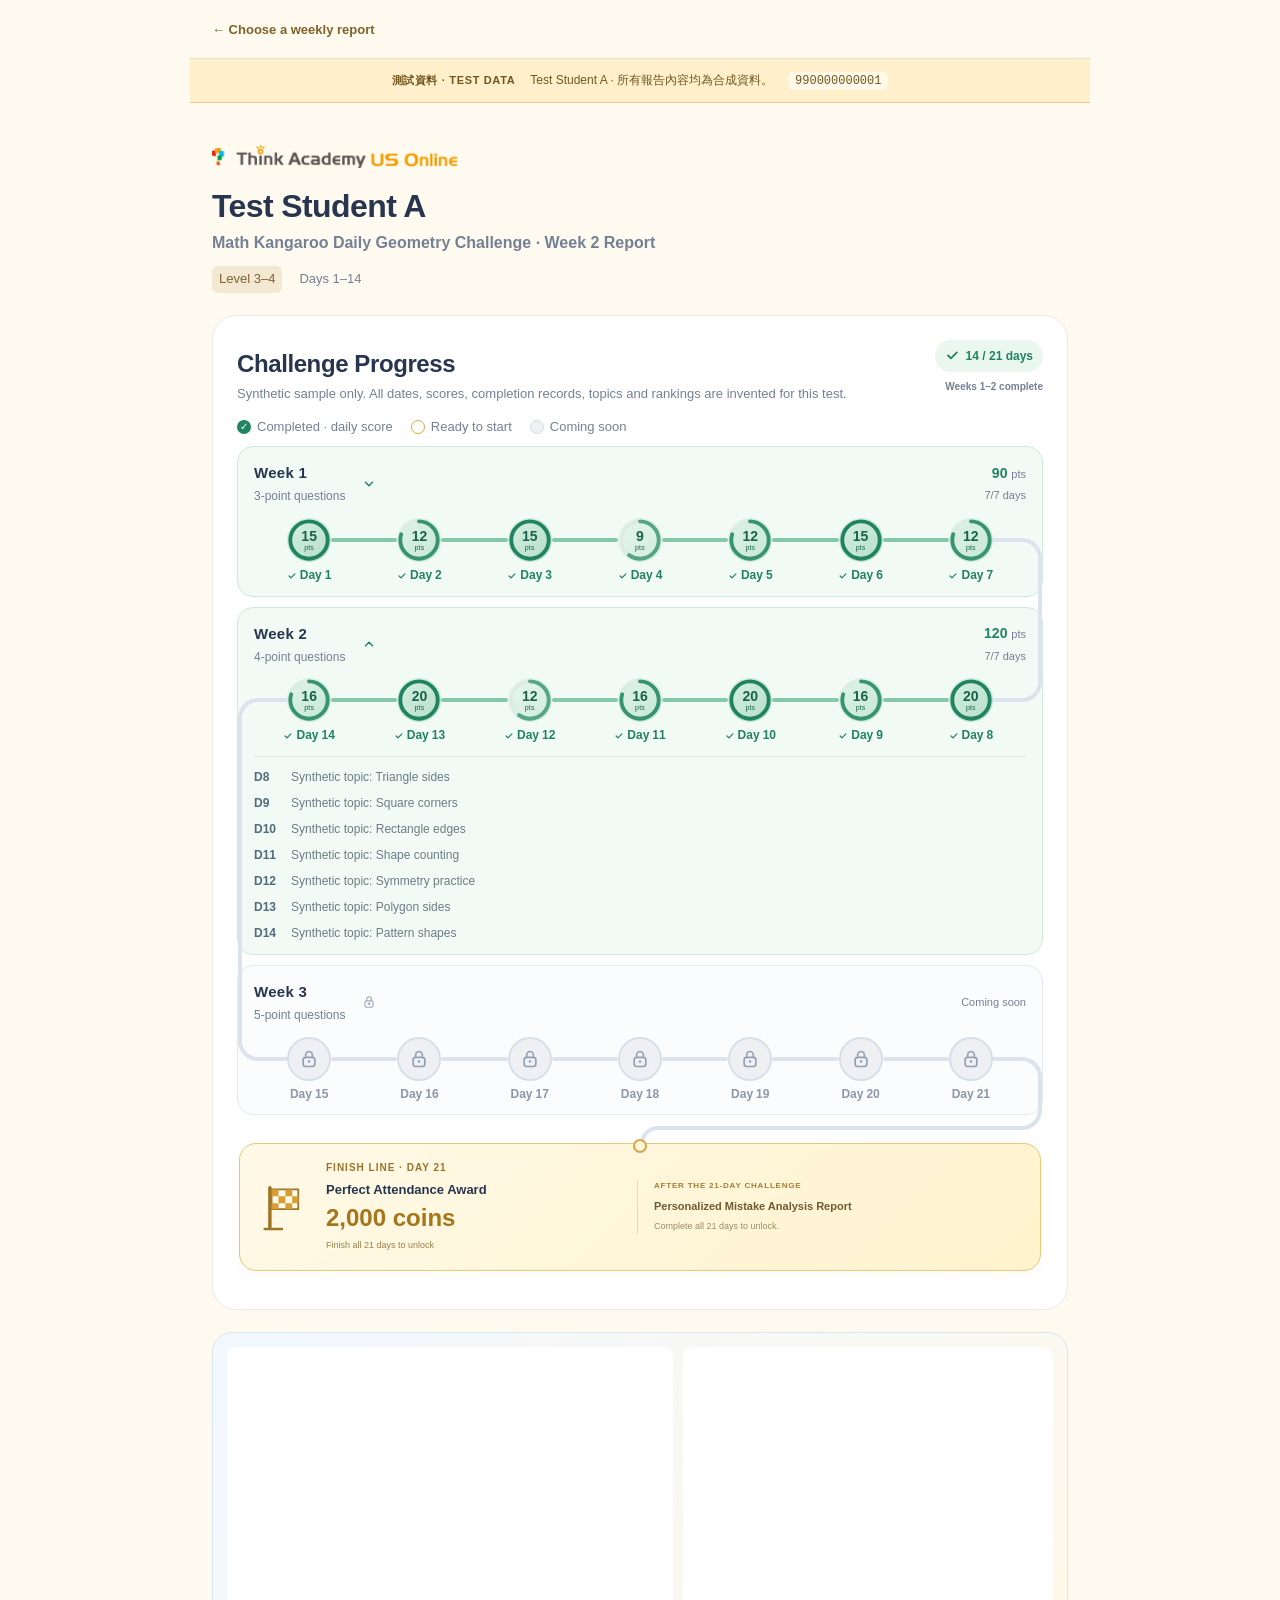
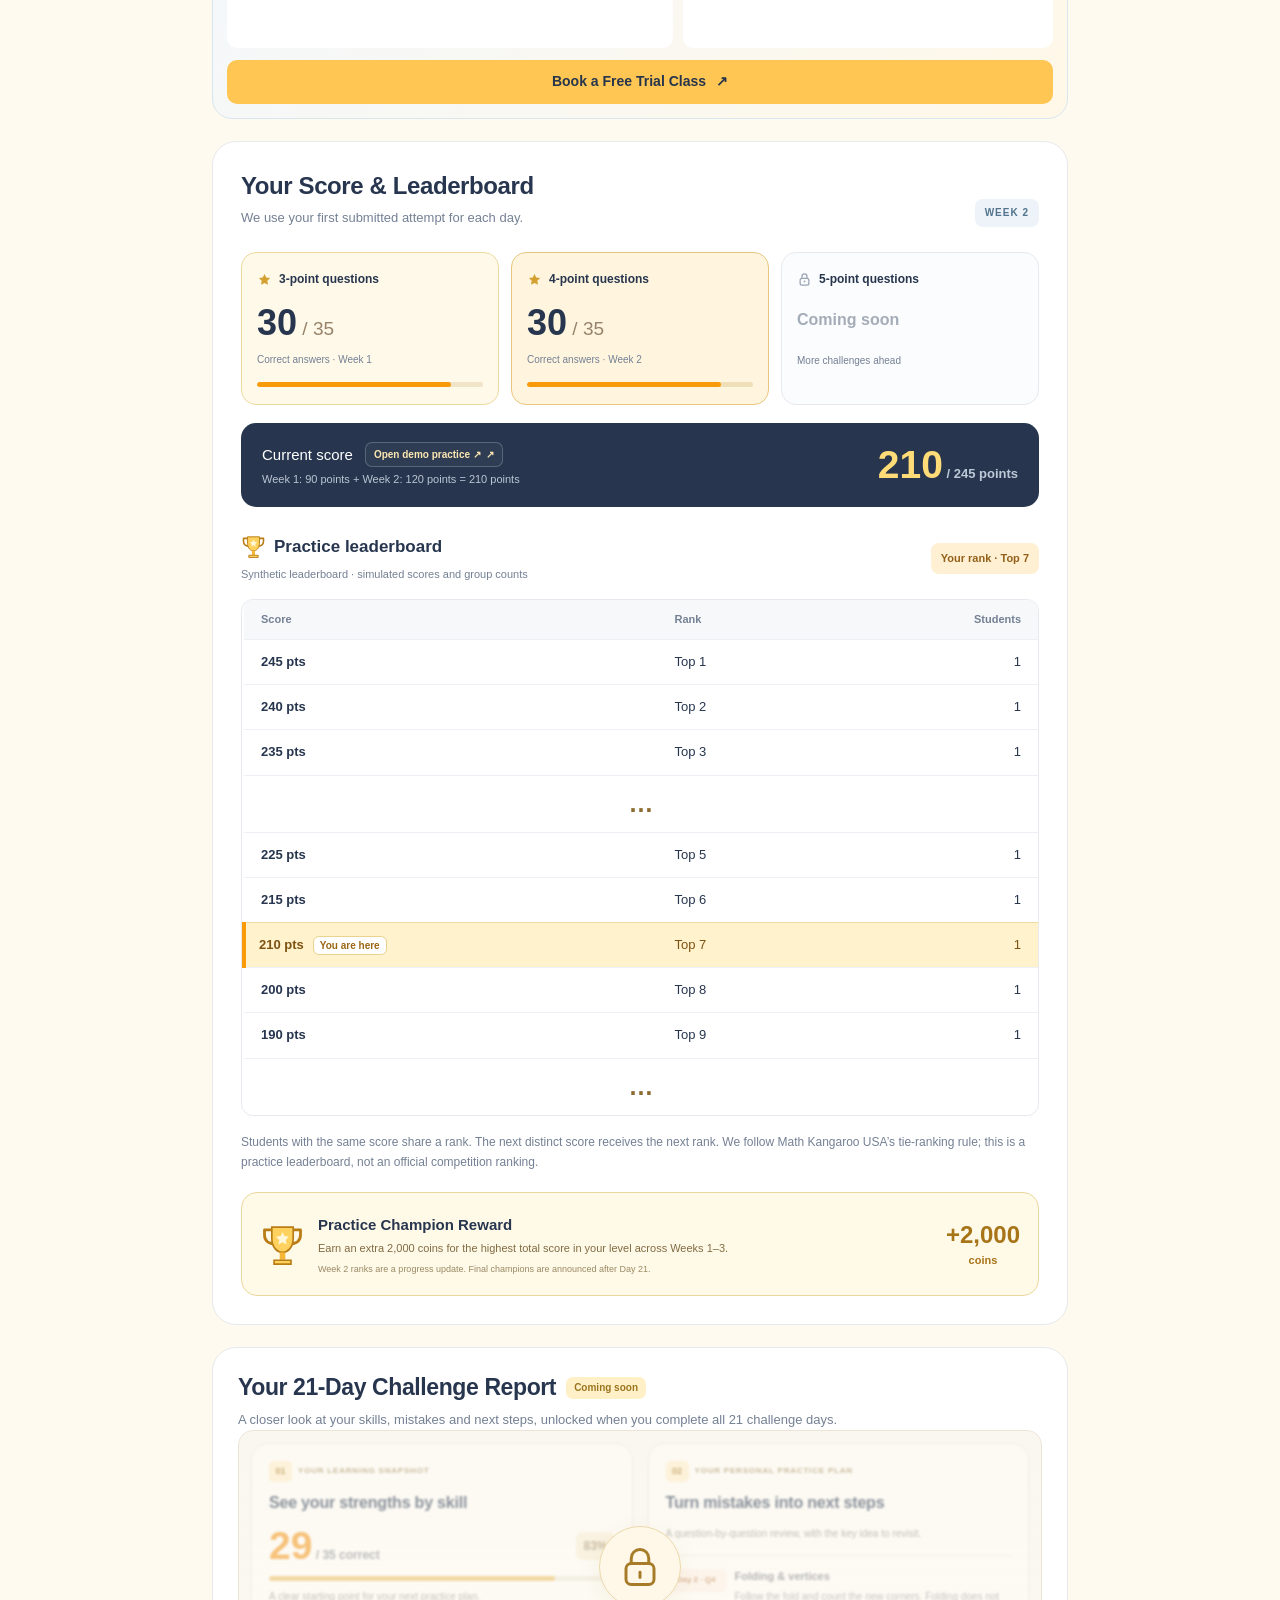
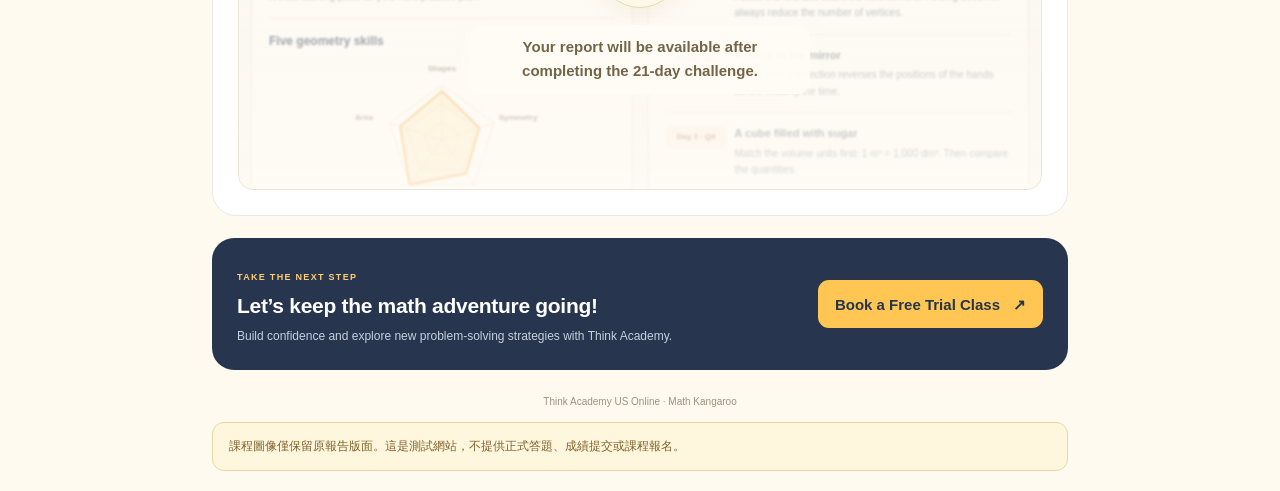
<file: report-990000000001-week2.html>
<!doctype html>
<html lang="en" data-report-path="content-e33da0a6b80ac644c3199c1142240a6a.html" data-report-links="{}" data-prebuilt-report-url="week2-route-v1">
<head>
  <meta charset="utf-8">
  <meta name="viewport" content="width=device-width, initial-scale=1">
  <meta http-equiv="Content-Security-Policy" content="default-src 'none'; connect-src 'self'; frame-src 'self'; script-src 'self'; style-src 'self'; img-src 'self' data:; base-uri 'none'; form-action 'none'">
  <title>TEST · Test Student A · Math Kangaroo Report</title>
  <script src="./report-page.js" defer></script><link rel="stylesheet" href="./report-page.css"><link rel="stylesheet" href="./demo.css"></head>
<body>
  <main class="weekly-shell">
    <nav class="report-navigation" aria-label="Report navigation">
      <a class="report-back" href="./weeks-990000000001.html" data-clear-selection>← Choose a weekly report</a>
    </nav>
    <p id="report-status" class="report-status" role="status" aria-live="polite">Opening your report…</p>
    <section id="report-empty" class="report-empty" aria-labelledby="empty-title" hidden>
      <span class="empty-icon" aria-hidden="true">⌕</span>
      <h1 id="empty-title">Find your weekly report</h1>
      <p id="empty-message">Enter your child's Student Number on the lookup page to open their report.</p>
      <a class="lookup-return" href="./weeks-990000000001.html" data-clear-selection>← Choose a weekly report</a>
    </section>
    <div id="report-frame-wrap"></div>
  </main>
</body>
</html>
</file>
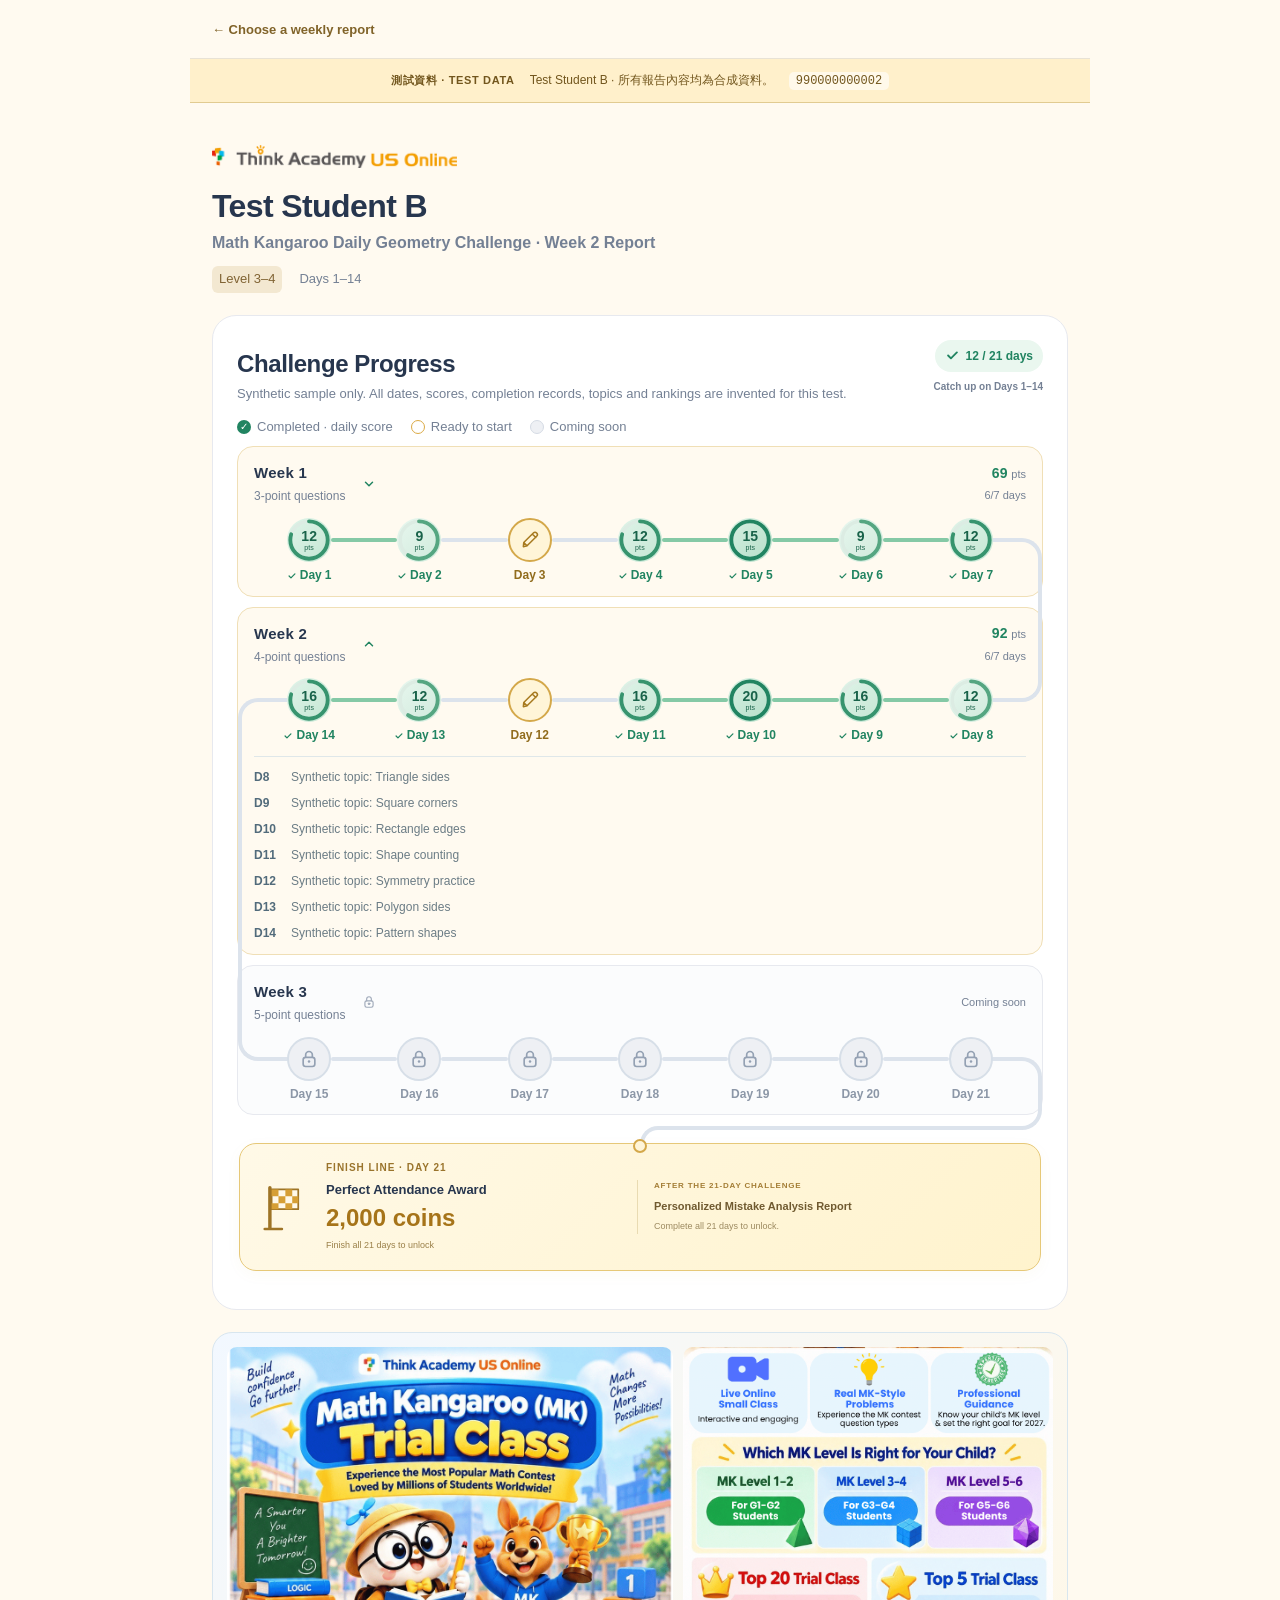
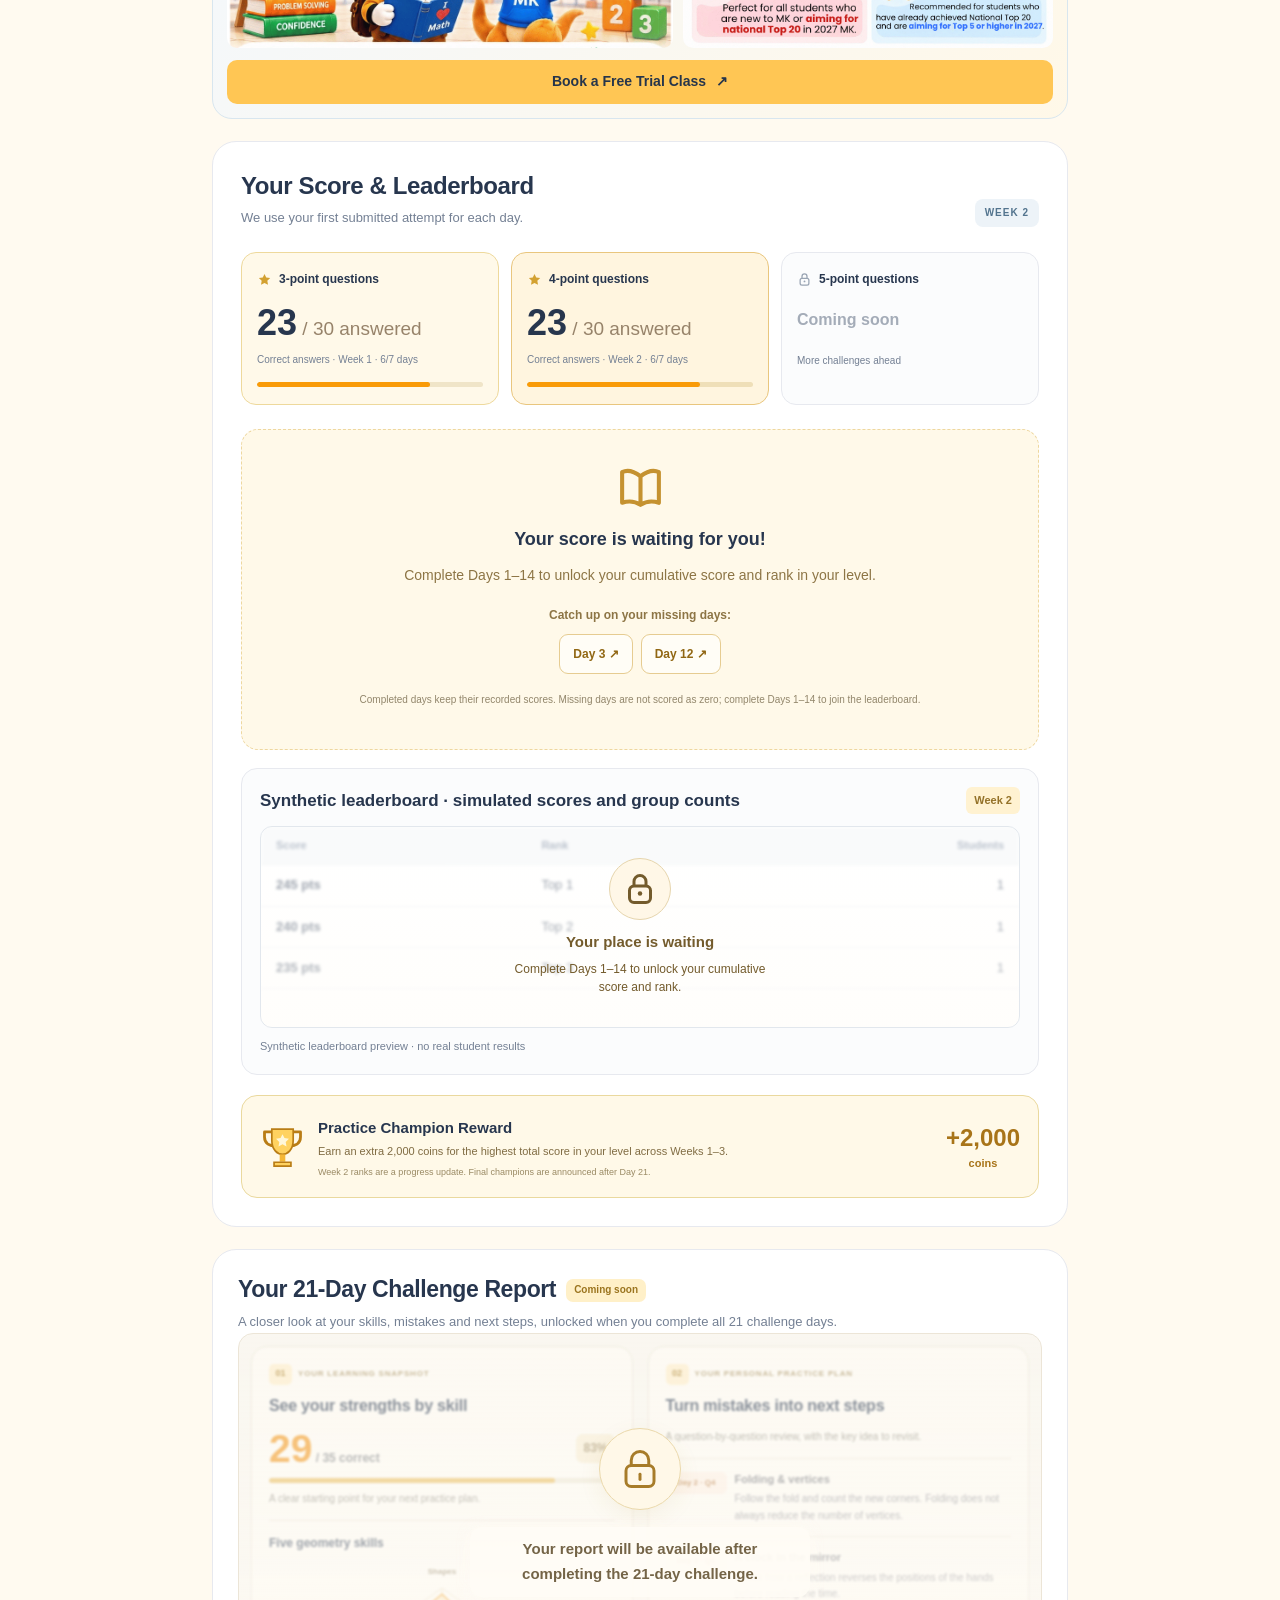
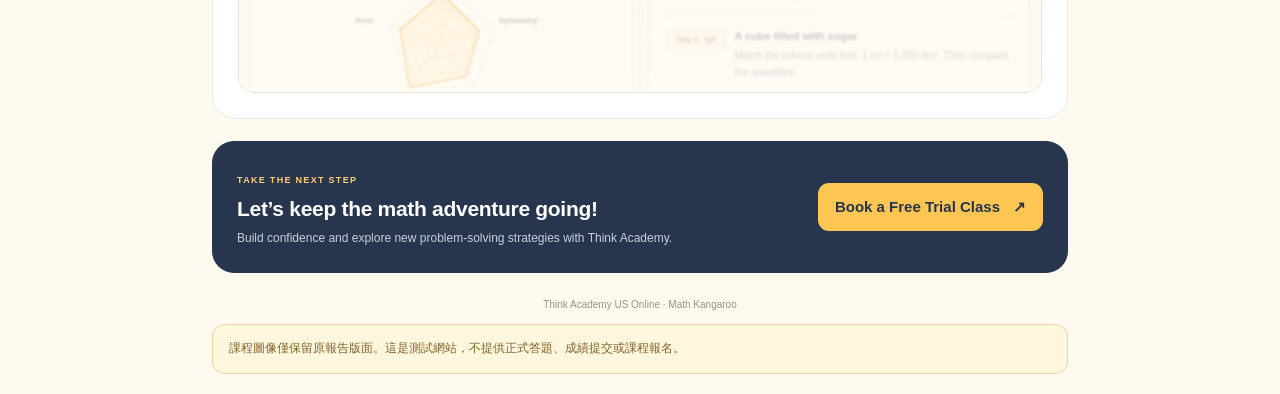
<file: report-990000000002-week2.html>
<!doctype html>
<html lang="en" data-report-path="content-20483f7234dddd8fa3487219e247d0f2.html" data-report-links="{}" data-prebuilt-report-url="week2-route-v1">
<head>
  <meta charset="utf-8">
  <meta name="viewport" content="width=device-width, initial-scale=1">
  <meta http-equiv="Content-Security-Policy" content="default-src 'none'; connect-src 'self'; frame-src 'self'; script-src 'self'; style-src 'self'; img-src 'self' data:; base-uri 'none'; form-action 'none'">
  <title>TEST · Test Student B · Math Kangaroo Report</title>
  <script src="./report-page.js" defer></script><link rel="stylesheet" href="./report-page.css"><link rel="stylesheet" href="./demo.css"></head>
<body>
  <main class="weekly-shell">
    <nav class="report-navigation" aria-label="Report navigation">
      <a class="report-back" href="./weeks-990000000002.html" data-clear-selection>← Choose a weekly report</a>
    </nav>
    <p id="report-status" class="report-status" role="status" aria-live="polite">Opening your report…</p>
    <section id="report-empty" class="report-empty" aria-labelledby="empty-title" hidden>
      <span class="empty-icon" aria-hidden="true">⌕</span>
      <h1 id="empty-title">Find your weekly report</h1>
      <p id="empty-message">Enter your child's Student Number on the lookup page to open their report.</p>
      <a class="lookup-return" href="./weeks-990000000002.html" data-clear-selection>← Choose a weekly report</a>
    </section>
    <div id="report-frame-wrap"></div>
  </main>
</body>
</html>
</file>
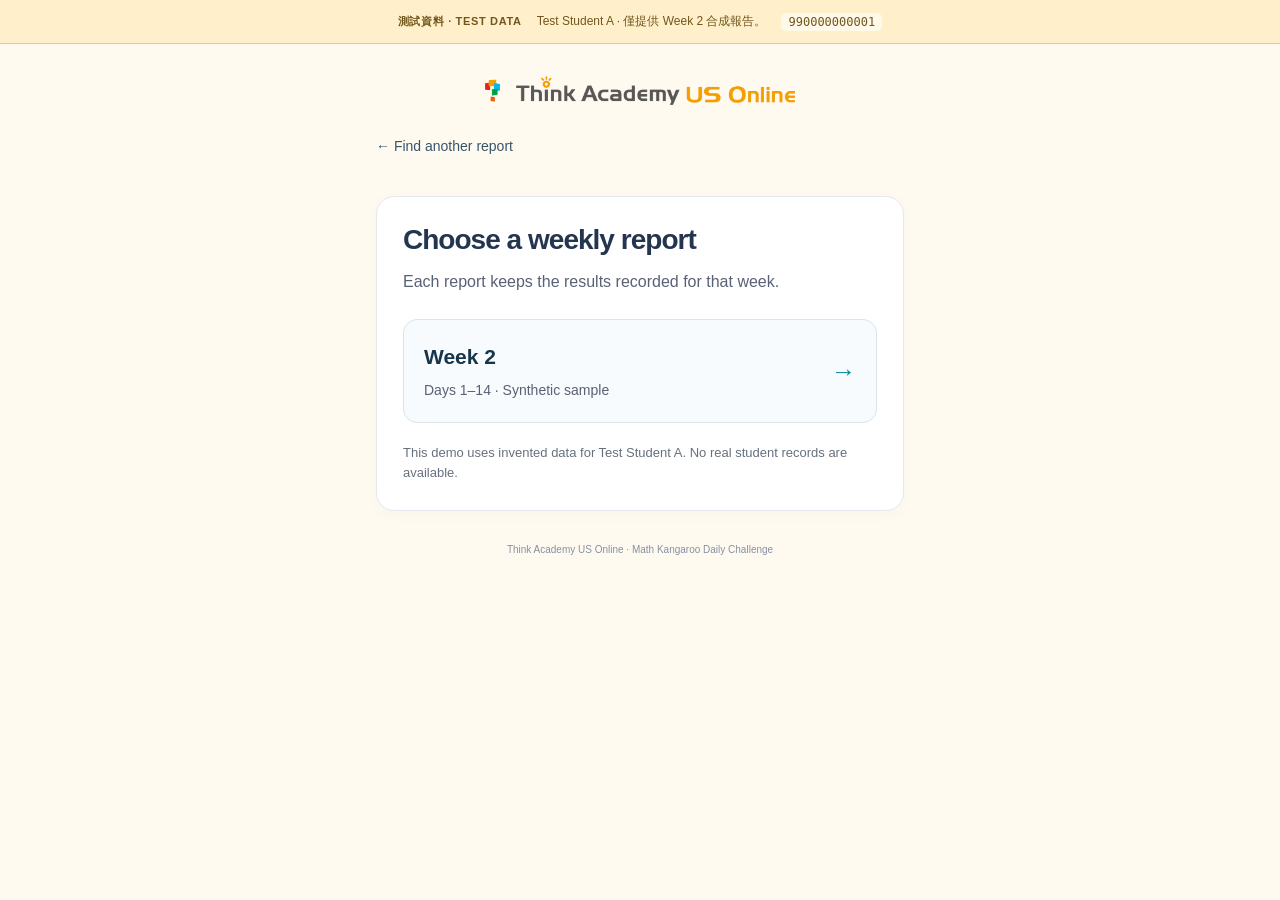
<file: weeks-990000000001.html>
<!doctype html>
<html lang="en" data-report-week-selector="v1"><head>
<meta charset="utf-8"><meta name="viewport" content="width=device-width,initial-scale=1"><meta name="robots" content="noindex,nofollow">
<meta http-equiv="Content-Security-Policy" content="default-src 'none'; style-src 'self'; img-src 'self' data:; base-uri 'none'; form-action 'none'">
<title>TEST · Choose a Weekly Report</title>
<link rel="stylesheet" href="./portal.css"><link rel="stylesheet" href="./week-picker.css"><link rel="stylesheet" href="./demo.css"></head><body>
<aside class="demo-banner" role="note"><strong>測試資料 · TEST DATA</strong><span>Test Student A · 僅提供 Week 2 合成報告。</span><code>990000000001</code></aside>
<main class="portal-shell"><header class="portal-header"><img class="brand-logo" src="./logo.png" alt="Think Academy US Online" width="1024" height="95"></header>
<section class="lookup-section"><a class="week-picker-back" href="./index.html">← Find another report</a>
<div class="lookup-card week-picker-card"><h1>Choose a weekly report</h1><p class="week-picker-description">Each report keeps the results recorded for that week.</p>
<nav class="week-choices" aria-label="Available weekly reports"><a class="week-choice" data-report-week="2" href="./report-990000000001-week2.html"><span><strong>Week 2</strong><small>Days 1–14 · Synthetic sample</small></span><span class="week-choice-arrow" aria-hidden="true">→</span></a></nav>
<p class="week-picker-note">This demo uses invented data for Test Student A. No real student records are available.</p></div></section><footer class="portal-footer">Think Academy US Online · Math Kangaroo Daily Challenge</footer></main></body></html>
</file>
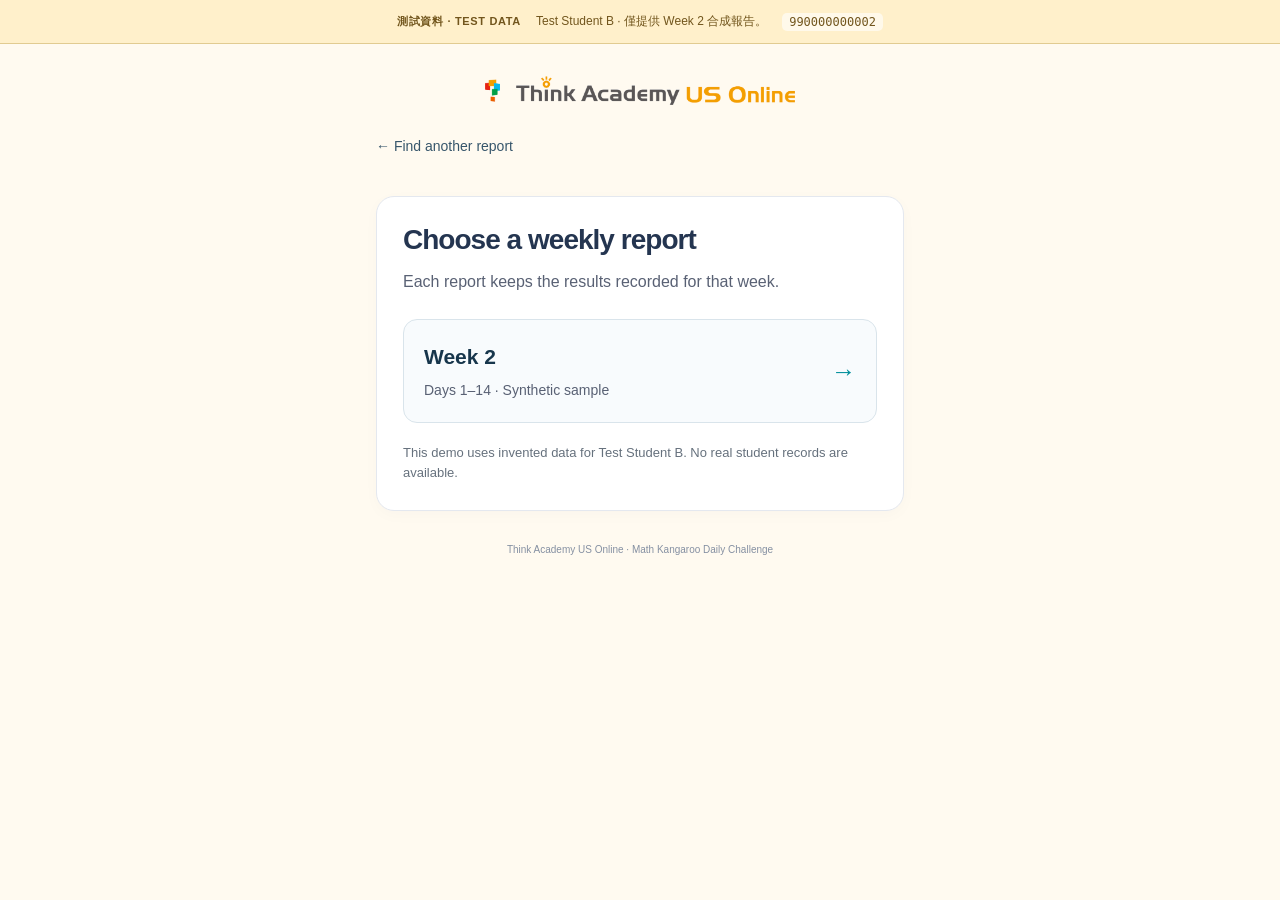
<file: weeks-990000000002.html>
<!doctype html>
<html lang="en" data-report-week-selector="v1"><head>
<meta charset="utf-8"><meta name="viewport" content="width=device-width,initial-scale=1"><meta name="robots" content="noindex,nofollow">
<meta http-equiv="Content-Security-Policy" content="default-src 'none'; style-src 'self'; img-src 'self' data:; base-uri 'none'; form-action 'none'">
<title>TEST · Choose a Weekly Report</title>
<link rel="stylesheet" href="./portal.css"><link rel="stylesheet" href="./week-picker.css"><link rel="stylesheet" href="./demo.css"></head><body>
<aside class="demo-banner" role="note"><strong>測試資料 · TEST DATA</strong><span>Test Student B · 僅提供 Week 2 合成報告。</span><code>990000000002</code></aside>
<main class="portal-shell"><header class="portal-header"><img class="brand-logo" src="./logo.png" alt="Think Academy US Online" width="1024" height="95"></header>
<section class="lookup-section"><a class="week-picker-back" href="./index.html">← Find another report</a>
<div class="lookup-card week-picker-card"><h1>Choose a weekly report</h1><p class="week-picker-description">Each report keeps the results recorded for that week.</p>
<nav class="week-choices" aria-label="Available weekly reports"><a class="week-choice" data-report-week="2" href="./report-990000000002-week2.html"><span><strong>Week 2</strong><small>Days 1–14 · Synthetic sample</small></span><span class="week-choice-arrow" aria-hidden="true">→</span></a></nav>
<p class="week-picker-note">This demo uses invented data for Test Student B. No real student records are available.</p></div></section><footer class="portal-footer">Think Academy US Online · Math Kangaroo Daily Challenge</footer></main></body></html>
</file>
<file: weekly-report.css>
:root{--cream:#fffaf0;--paper:#fff;--ink:#27364e;--muted:#748094;--line:#e7e9ef;--orange:#f99b08;--gold:#ffce57;--green:#218461;--green-soft:#eaf7ef;--blue:#3a89ae;--soft:#f5f6f8;--radius:24px}*{box-sizing:border-box}body{margin:0;font:15px/1.55 -apple-system,BlinkMacSystemFont,"PingFang TC","Microsoft JhengHei",sans-serif;color:var(--ink);background:var(--cream)}.icon-sprite{position:absolute;width:0;height:0;overflow:hidden}svg{display:block}button,select{font:inherit}a{color:#925612;text-underline-offset:4px}button:focus-visible,select:focus-visible,a:focus-visible{outline:3px solid var(--blue);outline-offset:3px}button{cursor:pointer}.preview-bar{display:flex;justify-content:center;gap:30px;align-items:center;padding:10px 18px;background:#26364c;color:white;font-size:12px}.preview-bar a{color:#ffdc84}main{max-width:900px;padding:30px 22px 40px;margin:auto}.brand{display:flex;align-items:center;justify-content:space-between;gap:20px}.brand img{width:270px;height:auto;max-width:65%}.edition{display:flex;align-items:center;gap:9px;font-size:10px;letter-spacing:1.5px;font-weight:800;color:var(--muted)}.edition span{background:var(--ink);color:white;padding:7px 9px;border-radius:9px;letter-spacing:0;font-size:14px}.intro{display:flex;align-items:center;justify-content:space-between;gap:18px;margin:38px 0 26px}.eyebrow{color:#a26c20;font-size:10px;font-weight:750;letter-spacing:1.4px;margin:0 0 9px}h1{font-size:clamp(30px,4vw,42px);letter-spacing:-1px;line-height:1.3;margin:0 0 13px;display:flex;align-items:center;gap:12px}.spark{width:24px;height:24px;color:var(--orange);transform:rotate(12deg)}.sub{margin:0;font-size:16px}.sub span{font-size:12px;background:#f5ead5;border-radius:7px;padding:4px 8px;margin-left:8px;white-space:nowrap}.cutoff{margin:9px 0 0;font-size:12px;color:var(--muted)}.cutoff span{margin-left:15px}.intro-badge{width:100px;height:100px;flex:none;background:#ffedb5;border:2px solid #f6cc66;border-radius:50%;display:flex;align-items:center;justify-content:center;gap:5px;transform:rotate(7deg)}.intro-badge svg{width:29px;height:38px;color:#9b6b18}.intro-badge span{font-size:10px;line-height:1.4}.intro-badge b{font-size:11px}.demo-controls{display:flex;flex-wrap:wrap;align-items:end;justify-content:space-between;gap:14px;background:#fff3d9;border:1px dashed #dccb9d;border-radius:14px;padding:15px;margin-bottom:25px}.control-label{display:block;font-size:11px;color:#84652a;margin-bottom:7px}.segmented{display:flex;gap:5px}.segmented button{padding:7px 10px;border:1px solid transparent;border-radius:8px;background:transparent;color:#80622c;font-size:12px}.segmented button[aria-pressed=true]{background:white;color:var(--ink);border-color:#dccb9d;font-weight:750}.demo-controls label{font-size:11px;color:#84652a}.demo-controls select{display:block;margin-top:5px;background:white;border:1px solid #dccb9d;border-radius:8px;color:var(--ink);padding:7px 10px;font-size:12px}.demo-controls p{margin:0;width:100%;font-size:10px;color:#84652a}.card{background:var(--paper);border:1px solid var(--line);border-radius:var(--radius);padding:28px;margin:22px 0}.section-top{display:flex;justify-content:space-between;gap:18px;align-items:start}.section-number{display:inline-flex;font-size:10px;font-weight:850;background:#ffedd2;color:#9b6614;padding:4px 9px;border-radius:6px;margin-bottom:9px}h2{font-size:24px;line-height:1.3;margin:0 0 7px;letter-spacing:-.4px}.section-top p{font-size:12px;color:var(--muted);margin:0}.progress-chip{display:flex;align-items:center;gap:6px;white-space:nowrap;background:var(--green-soft);color:var(--green);padding:7px 10px;border-radius:20px;font-size:12px;font-weight:750;margin-top:28px}.progress-chip svg{width:15px;height:15px}.legend{display:flex;flex-wrap:wrap;gap:17px;font-size:10px;color:var(--muted);margin:21px 0 4px}.legend span{display:flex;gap:6px;align-items:center}.legend-dot{width:14px;height:14px;border-radius:50%;display:inline-flex;align-items:center;justify-content:center;font-style:normal}.legend-dot.done{background:var(--green);color:white;font-size:10px}.legend-dot.missing{background:white;border:1.5px solid #dbaa45}.legend-dot.future{background:#eef0f4;border:1px solid #d5dbe4}.route-wrap{margin:0 -10px}#journey-map{width:100%;height:auto;overflow:visible;font-family:inherit}.route-track{stroke:#e9edf2;stroke-width:9;fill:none;stroke-linecap:round;stroke-linejoin:round}.route-progress{stroke:#85c9a6;stroke-width:9;fill:none;stroke-linecap:round}.route-node circle{fill:#eef0f4;stroke:#d7dfe8;stroke-width:2}.route-node text{font-size:12px;fill:#8c97a7;font-weight:700;text-anchor:middle}.route-node.done circle{fill:var(--green);stroke:var(--green)}.route-node.done .day-label{fill:var(--green)}.route-node.missing circle{fill:#fff9e9;stroke:#ddb854}.route-node.missing .day-label{fill:#a97b24}.route-week{font-size:12px;font-weight:800;fill:var(--ink);letter-spacing:.7px}.route-week-note{font-size:10px;fill:var(--muted)}.map-gift circle{fill:#f2f4f7;stroke:#e2e6ec;stroke-width:1}.map-gift use{filter:grayscale(1);opacity:.5}.map-gift text{font-size:10px;fill:#8a94a3;font-weight:700}.map-gift.unlocked circle{fill:#fff2c8;stroke:#eed080}.map-gift.unlocked use{filter:none;opacity:1}.map-gift.unlocked text{fill:#a2761b}.finish-bg{fill:#fffae9;stroke:#ecd89d;stroke-width:1.5}.finish-text{font-size:13px;font-weight:850;fill:var(--ink);text-anchor:middle}.finish-note{font-size:10px;fill:#9b7831;text-anchor:middle}.on-time-note{display:flex;gap:11px;align-items:start;background:#fff9ec;border-radius:13px;padding:15px;margin-top:5px}.on-time-note svg{width:19px;height:19px;color:#bd8b27;flex:none;margin-top:2px}.on-time-note b{font-size:12px}.on-time-note p{font-size:11px;line-height:1.7;color:#857044;margin:4px 0 0}.reward-grid{display:grid;grid-template-columns:1fr 1fr;gap:12px;margin-top:14px}.reward{display:flex;align-items:center;gap:13px;border:1px solid #e3e7ed;border-radius:13px;background:#fafbfd;padding:13px}.reward>svg{width:47px;height:42px;flex:none}.reward.locked>svg{filter:grayscale(1);opacity:.45}.reward span{font-size:9px;letter-spacing:1px;display:block;color:var(--muted);font-weight:750}.reward b{display:block;font-size:15px;margin:2px 0}.reward small{font-size:10px;color:var(--muted)}.reward em{font-size:9px;font-style:normal;font-weight:650;background:#e9edf2;color:#8692a2;padding:3px 6px;border-radius:6px;margin-left:5px;white-space:nowrap}.reward.unlocked{background:#fff9e7;border-color:#eedb99}.reward.unlocked em{background:#e7f5ea;color:var(--green)}.score-label{font-size:10px;letter-spacing:1px;padding:6px 10px;background:#edf3f8;color:#53748e;font-weight:750;border-radius:8px;margin-top:29px;white-space:nowrap}.points-grid{display:grid;grid-template-columns:repeat(3,1fr);gap:12px;margin-top:24px}.point-card{border:1px solid var(--line);border-radius:15px;padding:17px 15px;background:#fbfcfd;min-width:0}.point-card.active{background:#fff9e9;border-color:#eed99c}.point-type{display:flex;align-items:center;gap:7px;font-size:12px;font-weight:750}.point-type svg{width:15px;height:15px;color:#d3a131}.coming .point-type svg{color:#99a4b3}.point-count{margin:12px 0 5px;line-height:1.2}.point-count b{font-size:36px;font-variant-numeric:tabular-nums}.point-count span{color:#97836a;font-size:19px}.point-card p{font-size:10px;color:var(--muted);margin:8px 0 0}.soon{display:block;font-size:16px;color:#a4acb8;margin:19px 0 20px}.mini-track{height:5px;background:#f0e5c8;border-radius:10px;margin-top:14px;overflow:hidden}.mini-track i{display:block;background:var(--orange);height:100%;border-radius:10px}.score-total{display:flex;align-items:center;justify-content:space-between;gap:15px;background:var(--ink);color:white;padding:19px 21px;border-radius:15px;margin:18px 0 27px}.score-total>div>span{font-size:13px;font-weight:650}.score-total p{color:#bbc6d4;font-size:11px;margin:4px 0 0}.score-figure b{font-size:39px;color:#ffdc77;line-height:1;font-variant-numeric:tabular-nums}.score-figure span{font-size:12px;color:#bec9d7;white-space:nowrap}.ranking-head{display:flex;justify-content:space-between;align-items:center;gap:15px}.ranking-head h3{font-size:17px;margin:0;display:flex;gap:8px;align-items:center}.ranking-head svg{width:25px;height:25px}.ranking-head p{font-size:11px;color:var(--muted);margin:6px 0 0}#rank-chip{font-size:11px;color:#936019;background:#fff0d3;font-weight:750;border-radius:8px;padding:7px 10px;white-space:nowrap}.table-wrap{margin:16px 0;border:1px solid var(--line);border-radius:12px;overflow:hidden}table{width:100%;border-collapse:collapse;font-variant-numeric:tabular-nums;font-size:13px}th{padding:11px 17px;text-align:left;color:var(--muted);font-size:11px;font-weight:650;background:#f7f8fa}td{padding:12px 17px;border-top:1px solid #edf0f4}td:last-child,th:last-child{text-align:right}td:first-child{font-weight:750}.my-rank td{background:#fff2cd;color:#7d5212;border-top-color:#efdaa1}.my-rank td:first-child{border-left:4px solid var(--orange);padding-left:13px}.you-tag{display:inline-block;font-size:10px;margin-left:9px;background:white;border:1px solid #ead38c;padding:1px 6px;border-radius:6px;color:#9b6614;font-weight:700}.rank-note{font-size:10px;line-height:1.7;color:var(--muted);margin:12px 0 5px}.rank-data{font-size:10px;color:var(--muted);margin:0}.incomplete-box{text-align:center;background:#fff9e9;border:1px dashed #eed79f;border-radius:17px;padding:34px 20px;margin-top:24px}.incomplete-box>svg{width:49px;height:49px;color:#c59230;margin:0 auto 13px}.incomplete-box h3{font-size:18px;margin:0 0 9px}.incomplete-box p{font-size:14px;margin:6px 0;color:#8d7545;line-height:1.8}.incomplete-box>span{display:inline-block;background:white;border:1px solid #ecd89f;border-radius:8px;font-size:12px;color:#a17621;padding:5px 10px;margin-top:9px}.incomplete-box .incomplete-foot{font-size:10px;margin-top:17px;color:#92866b}.keep-going{display:flex;align-items:center;gap:13px;padding:7px 12px;margin:23px 0 34px}.keep-going svg{width:29px;height:33px;color:var(--green);flex:none}.keep-going b{font-size:14px}.keep-going p{font-size:11px;color:var(--muted);margin:5px 0 0}footer{display:flex;gap:10px 20px;flex-wrap:wrap;align-items:center;border-top:1px solid #e6deca;padding-top:22px;font-size:10px;color:var(--muted)}footer img{width:180px;height:auto}footer>span{margin-left:auto}footer a{font-size:10px}footer p{flex-basis:100%;margin:0;color:#978e7b;font-size:10px}[hidden]{display:none!important}@media(max-width:600px){main{padding:21px 14px 30px}.brand img{width:225px}.edition{font-size:8px;gap:5px;letter-spacing:.6px}.edition span{font-size:12px;padding:5px 7px}.intro{margin-top:28px}.intro-badge{width:72px;height:72px}.intro-badge svg{width:21px}.intro-badge span{font-size:8px}.intro-badge b{font-size:9px}.eyebrow{font-size:8px;letter-spacing:.6px}h1{font-size:29px}.cutoff span{display:block;margin:3px 0 0}.demo-controls{gap:10px;padding:12px}.segmented button{font-size:10px;padding:7px}.card{padding:20px 16px;border-radius:20px}h2{font-size:19px}.section-top{gap:10px}.progress-chip{font-size:10px;padding:6px 8px;margin-top:26px}.legend{font-size:9px;gap:10px}.route-wrap{margin:0 -7px}.on-time-note{padding:12px}.reward-grid{gap:9px}.reward{padding:10px 8px;gap:7px}.reward>svg{width:34px;height:35px}.reward b{font-size:12px}.reward em{display:block;width:max-content;margin:4px 0 0}.reward small{font-size:8px}.points-grid{gap:8px}.point-card{padding:13px 10px}.point-count b{font-size:30px}.point-count span{font-size:15px}.point-type{font-size:11px;gap:4px}.soon{font-size:12px;margin:22px 0}.point-card p{font-size:9px}.score-total{padding:17px}.score-figure b{font-size:34px}.score-figure span{font-size:10px}.score-label{font-size:8px;padding:6px 7px}.ranking-head{gap:10px}.ranking-head h3{font-size:15px}.ranking-head p{font-size:10px}#rank-chip{font-size:9px;padding:6px 7px}th,td{padding:10px 12px}table{font-size:12px}.my-rank td:first-child{padding-left:8px}.you-tag{font-size:9px;margin-left:5px}footer>span{margin-left:0}.preview-bar{font-size:10px;gap:12px}.intro .sub{font-size:14px}.sub span{font-size:10px}.section-top p{font-size:10px}}@media(prefers-reduced-motion:reduce){*{scroll-behavior:auto!important}}@media print{@page{size:A4;margin:10mm}.preview-bar,.demo-controls,footer a{display:none}body{background:white}main{padding:0;max-width:none}.intro{margin:20px 0}.card{break-inside:avoid;margin:15px 0;padding:20px}.table-wrap{overflow:visible}.score-total{print-color-adjust:exact}.card,svg,.my-rank{print-color-adjust:exact}footer{margin-top:16px}}
@media(max-width:600px){#journey-map .route-week{font-size:21px}#journey-map .route-week-note{font-size:17px}#journey-map .route-node text{font-size:20px}#journey-map .map-gift text{font-size:17px}#journey-map .finish-text{font-size:19px}#journey-map .finish-note{font-size:17px}}

@media(max-width:600px){#journey-map .route-week{font-size:26px}#journey-map .route-week-note{font-size:22px}#journey-map .route-node text{font-size:26px}#journey-map .map-gift text{font-size:24px}#journey-map .finish-text{font-size:22px}#journey-map .finish-note{font-size:21px}}
/* Parent report */
.report-fixed-note{display:flex;align-items:flex-start;gap:9px;margin:0 0 24px;color:var(--muted);font-size:12px}.report-fixed-note svg{width:17px;height:17px;flex:none;margin-top:1px;color:#a47b29}
.report-header{display:grid;grid-template-columns:minmax(0,1fr) 240px;align-items:start;gap:30px;margin:12px 0 31px}.report-header h1{display:block;font-size:28px;line-height:1.3;letter-spacing:-.65px;margin:0 0 17px}.report-header h1 span{display:block;font-size:19px;letter-spacing:1px;color:#a3741d;margin-top:7px}.report-logo{width:240px;height:auto;margin-top:8px}.child-name{font-size:25px;font-weight:750;margin:0 0 9px}.report-scope{display:flex;flex-wrap:wrap;gap:9px 17px;color:var(--muted);font-size:12px}.report-scope span:first-child{background:#f3e8d1;border-radius:6px;padding:3px 7px;color:#806333}.report-scope span:last-child{align-self:center}.route-node.ready circle{fill:#fff5d8;stroke:#d4a84a}.route-node.ready text{fill:#916c1d}.route-node-link{cursor:pointer}.route-node-link:hover circle{fill:#ffe29a;stroke:#b57c12}.route-node-link:focus-visible{outline:none}.route-node-link:focus-visible circle{stroke:var(--blue);stroke-width:5}.route-node-link .tap-label{fill:#93651a;font-size:9px;font-weight:700}.route-bonus circle{fill:#edf0f4;stroke:#dbe1e8;stroke-width:2}.route-bonus use{filter:grayscale(1);opacity:.5}.route-bonus text{text-anchor:middle;fill:#8c98a6;font-size:11px;font-weight:700}.route-bonus.collected circle{fill:#fff0b5;stroke:#dca742}.route-bonus.collected use{filter:none;opacity:1}.route-bonus.collected text{fill:#996718}.rank-gap td{font-size:13px;color:#a0a9b6;text-align:center;padding:4px 0}.bonus-policy{display:flex;gap:12px;align-items:start;border-top:1px solid #e7deca;padding:22px 4px;margin:25px 0;color:#877143}.bonus-policy>svg{width:20px;height:20px;flex:none;margin-top:2px;color:#b38b38}.bonus-policy b{font-size:13px}.bonus-policy p{font-size:12px;line-height:1.7;margin:5px 0}.bonus-policy small{font-size:10px;color:#9d8c66}.trial-cta{background:var(--ink);color:white;border-radius:22px;padding:25px;display:flex;gap:22px;justify-content:space-between;align-items:center;margin:21px 0}.trial-cta>div>span{color:#ffce73;font-size:9px;letter-spacing:1.3px;font-weight:750}.trial-cta h2{font-size:21px;color:white;margin:6px 0 7px;letter-spacing:-.3px}.trial-cta p{font-size:12px;max-width:470px;color:#c6d0de;margin:0}.trial-cta>a{display:flex;align-items:center;gap:13px;flex:none;border-radius:11px;background:#ffc654;color:#26354b;padding:13px 17px;text-decoration:none;font-size:13px;font-weight:800}.trial-cta>a:hover{background:#ffd77a}.parent-footer{justify-content:center;border:0;padding-top:3px;color:#9b9381}.parent-footer span{margin:0;font-size:10px}
@media(max-width:600px){.report-header{grid-template-columns:1fr;gap:22px;margin-top:0}.report-logo{grid-row:1;width:235px;max-width:100%;justify-self:start;margin:0}.report-header h1{font-size:25px;line-height:1.3;letter-spacing:-.6px}.report-header h1 span{font-size:16px;letter-spacing:.8px;margin-top:8px}.child-name{font-size:23px}.report-scope{font-size:11px}.route-bonus text{font-size:22px}#journey-map .route-node-link .tap-label{font-size:19px}.ranking-head{align-items:start;flex-wrap:wrap}.trial-cta{flex-direction:column;align-items:stretch;padding:22px}.trial-cta h2{font-size:21px}.trial-cta>a{justify-content:center;margin-top:2px}.bonus-policy{margin:20px 0;padding-top:18px}.bonus-policy p{font-size:11px}.parent-footer{text-align:center}.trial-cta,.bonus-policy{break-inside:avoid}}
.report-header{grid-template-columns:1fr;gap:19px;margin-bottom:18px}.report-logo{grid-row:1;width:245px;margin:0}.report-header h1{font-size:clamp(24px,3.3vw,30px);line-height:1.35;max-width:790px;margin-bottom:14px}#journey-map .route-node{cursor:default;pointer-events:none}.rank-gap td{padding:6px 0}.rank-gap button{min-width:64px;min-height:44px;padding:0 14px;border:0;border-radius:0;background:transparent;box-shadow:none;color:#8d6c31;font-size:25px;font-weight:750;line-height:1}.rank-gap button:hover{background:transparent;border:0;color:#533b16}.rank-collapse{display:block;margin:10px 0 0 auto;padding:7px 12px;border:0;border-radius:9px;background:#f3f5f8;color:#64748b;font-size:11px;font-weight:700}.rank-collapse:hover{background:#e9edf3}
@media(max-width:600px){.report-header{gap:17px}.report-logo{width:235px}.report-header h1{font-size:24px}.report-fixed-note{font-size:11px;margin-bottom:21px}.rank-gap button{min-height:44px}.rank-collapse{min-height:40px}}
.legend-dot svg{width:10px;height:10px}.legend-dot.missing{color:#a97c20}.legend-dot.future{color:#91a0b1}.route-node.ready use{color:#a77a20}.route-node.future use{color:#94a1b3}.journey .bonus-policy{margin:5px 0 0;padding:20px 0 0}.journey .bonus-policy small{display:block;margin-top:7px}
.journey{padding:24px}.journey .section-top h2{margin-top:8px;margin-bottom:5px}.journey .legend{margin:13px 0 9px}.journey-progress{display:flex;flex-direction:column;align-items:flex-end;gap:7px}.journey-progress .progress-chip{margin-top:23px}.week-state{font-size:10px;font-weight:700;color:var(--muted)}.week-state.complete{color:var(--green)}.week-state.in-progress{color:#9b7629}.catchup-note{margin:9px 0 0;color:#8e742f;font-size:11px}.route-week .route-week-note{font-weight:500;letter-spacing:0}.journey .bonus-policy{padding-top:15px;margin-top:0}.journey .bonus-policy p{margin-top:4px;font-size:11px;line-height:1.6}.journey .bonus-policy small{margin-top:5px}.champion-reward{display:flex;gap:13px;align-items:center;padding:18px;border:1px solid #ead99e;border-radius:16px;background:#fff9e8;margin-top:20px}.champion-reward>svg{width:45px;height:45px;flex:none}.champion-reward>div{flex:1;min-width:0}.champion-kicker{font-size:8px;font-weight:800;letter-spacing:1px;color:#9a7630}.champion-reward h3{font-size:15px;line-height:1.4;margin:3px 0 5px}.champion-reward p{font-size:11px;line-height:1.6;margin:0;color:#806c43}.champion-reward small{display:block;margin-top:5px;font-size:9px;color:#9a8a64}.champion-reward>strong{color:#a87418;font-size:24px;line-height:1.2;flex:none;text-align:center}.champion-reward>strong>span{display:block;font-size:11px;font-weight:650;margin-top:4px}
@media(max-width:600px){.journey{padding:18px 15px}.journey-progress{gap:5px}.journey-progress .progress-chip{margin-top:22px}.week-state{font-size:8px}.catchup-note{font-size:10px;line-height:1.6}.champion-reward{gap:10px;padding:14px;align-items:flex-start;flex-wrap:wrap}.champion-reward>svg{width:34px;height:34px}.champion-reward>div{flex-basis:calc(100% - 44px)}.champion-reward>strong{margin-left:44px;text-align:left;font-size:23px}.champion-reward>strong>span{display:inline;margin-left:5px;font-size:11px}.champion-reward h3{font-size:14px}.champion-reward small{font-size:9px}}
.completion-award{display:grid;grid-template-columns:55px minmax(0,1fr) minmax(0,1.3fr);align-items:center;gap:14px;padding:17px;border:1px solid #e8d69d;border-radius:17px;background:#fff9e9;margin:0 2px 14px}.completion-award>svg{width:55px;height:65px}.attendance-reward h3{font-size:13px;margin:0 0 5px;line-height:1.4}.attendance-reward strong{display:block;color:#a67419;font-size:24px;line-height:1.2;font-weight:850;white-space:nowrap}.attendance-reward small{display:block;color:#9b8049;font-size:9px;margin-top:6px}.personal-reports{border-left:1px solid #e9dbb2;padding-left:16px}.personal-reports>span{display:block;font-size:8px;letter-spacing:.8px;color:#a47e36;font-weight:800;margin-bottom:6px}.personal-reports>b{display:block;font-size:11px;line-height:1.55;color:#705a30}.personal-reports>small{display:block;font-size:9px;color:#9d8a60;margin-top:5px}@media(max-width:600px){.completion-award{grid-template-columns:45px minmax(0,1fr);gap:12px;padding:15px;margin-bottom:13px}.completion-award>svg{width:45px;height:55px}.attendance-reward strong{font-size:24px}.personal-reports{grid-column:1/-1;border-left:0;border-top:1px solid #e9dbb2;padding:12px 0 0}.personal-reports>b{font-size:12px}.personal-reports>span{font-size:9px}.personal-reports>small{font-size:10px}}
.personal-report-preview{padding:25px}.personal-report-heading h2{display:flex;align-items:center;flex-wrap:wrap;gap:10px;font-size:23px}.personal-coming{display:inline-block;background:#fff0c8;color:#9b741e;border-radius:7px;padding:4px 8px;font-size:10px;line-height:1.45;font-weight:750;letter-spacing:0;white-space:nowrap}.personal-format-note{font-size:10px;color:#9b8d70;line-height:1.5;margin:13px 0 16px}.personal-report-halves{display:grid;grid-template-columns:repeat(2,minmax(0,1fr));align-items:stretch;gap:15px}.personal-half{min-width:0;border:1px solid #e9e4d6;border-radius:16px;background:#fffcf6;padding:17px;overflow:hidden}.personal-half-label{font-size:8px;line-height:1.5;color:#a08753;font-weight:800;letter-spacing:.8px;display:flex;align-items:center;gap:6px}.personal-half-label>span{display:inline-flex;justify-content:center;align-items:center;background:#ffedc6;color:#a57618;border-radius:5px;width:23px;height:21px;font-size:9px;letter-spacing:0}.personal-half h3{font-size:16px;line-height:1.4;letter-spacing:-.2px;margin:10px 0 12px}.personal-mini-score{display:flex;justify-content:space-between;align-items:center;gap:10px;margin:8px 0 10px}.personal-mini-score strong{font-size:39px;color:#f38d06;line-height:1}.personal-mini-score span{font-size:12px;font-weight:650;color:#7c7f83}.personal-mini-score>b{font-size:12px;color:#9b8459;background:#f8edd2;border-radius:7px;padding:5px 7px}.personal-mini-meter{height:5px;overflow:hidden;background:#eee7d5;border-radius:4px}.personal-mini-meter>span{display:block;height:100%;width:82.857%;background:#e8b852;border-radius:4px}.personal-mini-caption,.personal-mistake-intro{font-size:10px;line-height:1.6;color:#8b877c;margin:8px 0 13px}.personal-skill-chart{border-top:1px solid #eee5d3;padding-top:13px}.personal-skill-chart h4{font-size:12px;margin:0 0 5px}.personal-skill-chart>svg{width:min(220px,100%);height:auto;margin:0 auto 3px}.personal-radar-grid{fill:none;stroke:#eee0bf;stroke-width:1}.personal-radar-result{fill:#ffcf7566;stroke:#f29d24;stroke-width:1.6;stroke-linejoin:round}.personal-radar-labels{font-family:inherit;font-size:8px;fill:#877554;text-anchor:middle;font-weight:650}.personal-skill-list{margin:0}.personal-skill-list>div{display:flex;justify-content:space-between;gap:10px;border-top:1px solid #eee7d8;padding:9px 0}.personal-skill-list dt{font-size:10px;line-height:1.55;font-weight:650;color:#717278;min-width:0}.personal-skill-list dd{font-size:10px;font-weight:800;color:#bc8017;margin:0;white-space:nowrap}.personal-insight{border-radius:10px;padding:11px 12px;margin-top:12px}.personal-insight>span,.personal-prep-plan>span{display:block;font-size:8px;font-weight:850;letter-spacing:.5px;color:#258164}.personal-insight h4,.personal-prep-plan h4{font-size:12px;margin:4px 0 5px;line-height:1.5}.personal-insight p,.personal-prep-plan p{font-size:10px;line-height:1.65;color:#738079;margin:0}.personal-strength{background:#edf8f0}.personal-focus{background:#fff2d8}.personal-focus>span{color:#a07826}.personal-focus p{color:#8d7e61}.personal-mistakes{padding:0;margin:0;list-style:none}.personal-mistakes>li{display:grid;grid-template-columns:61px minmax(0,1fr);gap:8px;align-items:start;padding:12px 0;border-top:1px solid #eee7d8}.personal-question-tag{font-size:8px;line-height:1.55;font-weight:750;text-align:center;color:#b7763b;background:#fff0e5;border-radius:6px;padding:5px 4px;margin-top:1px}.personal-mistakes h4{font-size:11px;line-height:1.5;margin:0 0 4px;color:#6e7077}.personal-mistakes p{font-size:10px;line-height:1.65;color:#8a8990;margin:0}.personal-prep-plan{background:#f0f4f8;border:1px solid #e4eaf0;border-radius:11px;padding:13px;margin-top:13px}.personal-prep-plan>span{color:#5b7d90}.personal-prep-plan ol{padding-left:16px;margin:7px 0 9px;font-size:10px;color:#788392;line-height:1.7}.personal-prep-plan li+li{margin-top:4px}.personal-prep-plan p{font-size:9px;color:#9a9fab}
@media(max-width:600px){.personal-report-preview{padding:19px 15px}.personal-report-heading h2{font-size:19px;line-height:1.4;gap:8px}.personal-coming{font-size:9px}.personal-format-note{font-size:9px;margin:11px 0 13px}.personal-report-halves{gap:9px}.personal-half{border-radius:12px;padding:11px 9px}.personal-half-label{font-size:6px;letter-spacing:.2px;gap:4px;align-items:start}.personal-half-label>span{width:18px;height:17px;flex:none;font-size:7px}.personal-half h3{font-size:12px;letter-spacing:0;margin:9px 0 10px}.personal-mini-score{flex-wrap:wrap;gap:7px;margin:6px 0 9px}.personal-mini-score strong{font-size:30px}.personal-mini-score span{font-size:9px}.personal-mini-score>b{font-size:9px;padding:3px 5px}.personal-mini-caption,.personal-mistake-intro{font-size:9px;line-height:1.55}.personal-skill-chart{padding-top:10px}.personal-skill-chart h4{font-size:10px}.personal-skill-list>div{gap:5px;padding:8px 0}.personal-skill-list dt{font-size:9px;line-height:1.45}.personal-skill-list dd{font-size:9px}.personal-insight{padding:9px;margin-top:10px}.personal-insight>span,.personal-prep-plan>span{font-size:7px;letter-spacing:.2px}.personal-insight h4,.personal-prep-plan h4{font-size:10px}.personal-insight p,.personal-prep-plan p{font-size:9px;line-height:1.6}.personal-mistakes>li{grid-template-columns:1fr;gap:6px;padding:10px 0}.personal-question-tag{width:max-content;font-size:7px;padding:3px 5px}.personal-mistakes h4{font-size:10px}.personal-mistakes p{font-size:9px;line-height:1.55}.personal-prep-plan{padding:9px;margin-top:10px}.personal-prep-plan ol{font-size:9px;line-height:1.6;padding-left:13px}.personal-prep-plan p{font-size:8px}}
@media print{.personal-report-preview{break-inside:avoid}.personal-report-halves{grid-template-columns:repeat(2,minmax(0,1fr))}.personal-half{break-inside:avoid}}
.personal-report-window{position:relative;height:360px;overflow:hidden;border:1px solid #ece5d7;border-radius:15px;background:#faf7f0;isolation:isolate}.personal-report-window .personal-report-halves{padding:12px;filter:blur(1.2px);opacity:.60;pointer-events:none;user-select:none;-webkit-user-select:none}.personal-report-window:after{content:"";position:absolute;inset:0;z-index:1;pointer-events:none;background:linear-gradient(180deg,#fffcf615 0%,#fffcf633 45%,#fffcf688 100%)}.personal-report-lock{position:absolute;inset:0;z-index:2;display:flex;flex-direction:column;align-items:center;justify-content:center;gap:17px;text-align:center;padding:30px;pointer-events:none}.personal-lock-icon{width:82px;height:82px;display:flex;align-items:center;justify-content:center;border:1px solid #ead8ab;border-radius:50%;background:#fff8e8;box-shadow:0 7px 22px #ad8a2915}.personal-lock-icon>svg{width:42px;height:42px;fill:none;stroke:#a77c29;stroke-width:1.7;stroke-linecap:round;stroke-linejoin:round}.personal-report-lock>p{max-width:340px;margin:0;color:#746447;font-size:15px;font-weight:700;line-height:1.65;text-wrap:balance}.personal-report-format-note{color:#9a8a6b}
@media(max-width:600px){.personal-report-window{height:280px;border-radius:12px}.personal-report-window .personal-report-halves{padding:9px;filter:blur(.8px);opacity:.62}.personal-report-lock{padding:21px;gap:14px}.personal-lock-icon{width:65px;height:65px}.personal-lock-icon>svg{width:34px;height:34px}.personal-report-lock>p{max-width:245px;font-size:12px;line-height:1.7}}

.score-caption{display:flex;align-items:center;flex-wrap:wrap;gap:7px 12px}.score-total .score-review{display:inline-flex;align-items:center;gap:5px;border:1px solid #ffffff35;border-radius:7px;color:#fce7b1;background:#ffffff0a;padding:4px 8px;font-size:10px;font-weight:650;text-decoration:none;line-height:1.5;white-space:nowrap}.score-review:hover{background:#ffffff20}.score-total>div:first-child{min-width:0}.incomplete-box .missing-days-label{margin:17px 0 8px;font-size:12px;font-weight:650;color:#8d7545}.missing-day-links{display:flex;justify-content:center;flex-wrap:wrap;gap:8px}.missing-day-link{display:inline-flex;align-items:center;justify-content:center;min-height:40px;border:1px solid #e6cc91;border-radius:9px;background:#fffdf6;padding:7px 13px;color:#916713;font-size:12px;font-weight:750;text-decoration:none}.missing-day-link:hover{background:#ffedbd;border-color:#d6ab4a}@media(max-width:600px){.score-total{align-items:flex-start;gap:10px}.score-total .score-review{font-size:9px;padding:5px 7px}.score-caption{gap:6px}.missing-day-link{min-height:44px}}

@media(max-width:600px){.score-total>div:first-child{flex:1}.score-figure{flex:none;text-align:right}.score-figure span{display:block;margin-top:5px}}
@media(max-width:600px){.score-total .score-review{min-height:44px}}
@media(max-width:360px){.points-grid{grid-template-columns:repeat(2,minmax(0,1fr))}.point-card.active{grid-column:1/-1}#journey-map .route-node text{font-size:32px}#journey-map .route-bonus text{font-size:28px}#ranking-body td:nth-child(2){white-space:nowrap}}

.personal-report-lock>p{padding:10px 14px;border-radius:12px;background:#fffcf6eb;box-shadow:0 2px 12px #fffcf680}

/* Clear week headings for the compact phone journey. */
@media(max-width:600px){#journey-map .route-week{font-size:36px;font-weight:800;letter-spacing:1px}#journey-map .route-week-note{font-size:28px;font-weight:500;letter-spacing:0}}
@media(max-width:360px){#journey-map .route-week{font-size:40px}#journey-map .route-week-note{font-size:30px}}

/* Final rankings preview uses current anonymous score groups as a layout only. */
.final-leaderboard-preview{margin:18px 0 0;padding:18px;border:1px solid var(--line);border-radius:16px;background:#fbfcfd}
.final-preview-heading{display:flex;align-items:center;justify-content:space-between;gap:12px;margin-bottom:12px}
.final-preview-heading h3{font-size:17px;margin:0;color:var(--ink)}
.final-preview-heading>span{color:#947229;font-size:11px;font-weight:750;background:#fff2d1;border-radius:6px;padding:5px 8px;white-space:nowrap}
.final-preview-window{position:relative;overflow:hidden;border:1px solid #e2e7ed;border-radius:12px;background:#fff;isolation:isolate;height:202px}
.final-preview-table{filter:blur(1.4px);opacity:.5;pointer-events:none;user-select:none}
.final-preview-table table{border-collapse:collapse;width:100%;font-size:13px}
.final-preview-table th,.final-preview-table td{padding:10px 15px;border-bottom:1px solid #e8edf1;text-align:left}
.final-preview-table th{font-size:11px;color:#718097;background:#f4f6f8}
.final-preview-table th:last-child,.final-preview-table td:last-child{text-align:right}
.final-preview-table td:first-child{font-weight:750}
.final-preview-lock{position:absolute;inset:0;display:flex;flex-direction:column;align-items:center;justify-content:center;gap:7px;padding:20px;text-align:center;background:linear-gradient(180deg,#fffcf600,#fffcf61a 30%,#fffcf66b);color:#735b2c}
.final-preview-lock svg{width:36px;height:36px;box-sizing:content-box;padding:12px;border:1px solid #e6d5ad;border-radius:50%;background:#fff7e7}
.final-preview-lock b{font-size:15px;margin-top:3px}
.final-preview-lock span{font-size:12px;line-height:1.5;max-width:260px}
.final-preview-note{font-size:11px;line-height:1.6;color:var(--muted);margin:10px 0 0}
@media(max-width:600px){.final-leaderboard-preview{padding:13px}.final-preview-heading h3{font-size:15px}.final-preview-heading>span{font-size:10px}.final-preview-window{height:185px}.final-preview-lock svg{width:29px;height:29px;padding:10px}.final-preview-lock b{font-size:13px}.final-preview-lock span{font-size:11px}.final-preview-note{font-size:10px}}
.finish-kicker{display:block;margin:0 0 5px;font-size:10px;font-weight:800;letter-spacing:.1em;color:#9a742c;line-height:1.45}
@media(max-width:600px){.finish-kicker{font-size:9px;letter-spacing:.08em}}

/* Direct booking CTA keeps the official tracking URL and a comfortable tap target. */
.trial-cta>a{min-height:48px;justify-content:center;font-size:15px;line-height:1.4}
</file>
<file: prebuilt-report.css>
/* Progressive enhancement of fully prebuilt, fixed child reports. */
.route-wrap .prebuilt-route{width:100%;height:auto;overflow:visible;font-family:inherit}
.route-wrap .prebuilt-route-mobile{display:none}
.route-wrap .prebuilt-route .route-node{cursor:default;pointer-events:none}
.route-wrap .prebuilt-route .route-week{font-size:15px;font-weight:800;letter-spacing:1px}
.route-wrap .prebuilt-route .route-week-note{font-size:12px;font-weight:500;letter-spacing:0}
.route-wrap .prebuilt-route .route-node text{font-size:12px}
.route-wrap .prebuilt-route .route-bonus text{font-size:11px}
.prebuilt-leaderboard [data-rank-gap]{display:none}
.prebuilt-enhanced .prebuilt-leaderboard:not([data-leaderboard-expanded="true"]) [data-rank-collapsed="true"]{display:none}
.prebuilt-enhanced .prebuilt-leaderboard:not([data-leaderboard-expanded="true"]) [data-rank-gap]{display:table-row}
.rank-gap button{min-width:64px;min-height:44px;padding:0 14px;border:0;border-radius:0;background:transparent;box-shadow:none;font-size:25px;color:#8d6c31}
.rank-gap button:hover{border:0;background:transparent;color:#533b16}
@media(max-width:600px){
  .route-wrap .prebuilt-route-desktop{display:none}
  .route-wrap .prebuilt-route-mobile{display:block}
  .route-wrap .prebuilt-route .route-week{font-size:36px}
  .route-wrap .prebuilt-route .route-week-note{font-size:28px}
  .route-wrap .prebuilt-route .route-node text{font-size:26px}
  .route-wrap .prebuilt-route .route-bonus text{font-size:22px}
}
@media(max-width:360px){
  .route-wrap .prebuilt-route .route-week{font-size:40px}
  .route-wrap .prebuilt-route .route-week-note{font-size:30px}
  .route-wrap .prebuilt-route .route-node text{font-size:32px}
  .route-wrap .prebuilt-route .route-bonus text{font-size:28px}
}

/* ===== v2 layout (2026-10-06): week-by-week progress grid + phone clean-up ===== */
/* Header: child name first, report name second */
.report-header h1{display:flex;flex-direction:column;align-items:flex-start;gap:6px;margin:0 0 12px}
.report-header h1 .rt-kid{color:var(--ink);margin:0;font-size:32px;line-height:1.2;letter-spacing:-.6px}
.report-header h1 .rt-sub{margin:0;font-size:16px;font-weight:600;line-height:1.45;color:var(--muted);letter-spacing:0}
.report-scope{font-size:13px}

/* Section top: title left, progress chip right, chip aligned to the title */
.journey .section-top{align-items:flex-start}
.journey-progress .progress-chip{margin-top:0}
.section-number{display:none}
.section-top p,.legend{font-size:13px}
.legend{gap:8px 18px;margin:14px 0 6px}

/* Progress grid */
.route-wrap.pg{margin:8px 0 18px;display:flex;flex-direction:column;gap:10px}
.pg-week{border:1px solid var(--line);border-radius:16px;padding:14px 16px 12px;background:#fbfcfd}
.pg-week.complete{background:#f2faf5;border-color:#cfe9da}
.pg-week.started{background:#fffaf0;border-color:#f0dfb6}
.pg-head{display:flex;align-items:baseline;gap:10px;margin-bottom:12px}
.pg-head b{font-size:15px;letter-spacing:.4px}
.pg-head span{font-size:13px;color:var(--muted)}
.pg-head em{margin-left:auto;font-style:normal;font-size:13px;font-weight:800;color:var(--muted);font-variant-numeric:tabular-nums}
.pg-week.complete .pg-head em{color:var(--green)}
.pg-days{list-style:none;margin:0;padding:0;display:grid;grid-template-columns:repeat(7,minmax(0,1fr))}
.pg-day{position:relative;display:flex;flex-direction:column;align-items:center;gap:6px;min-width:0}
.pg-day::after{content:"";position:absolute;top:21px;left:calc(50% + 22px);right:calc(-50% + 22px);height:4px;border-radius:2px;background:#e3e8ee}
.pg-day:last-child::after{display:none}
.pg-day.linked::after{background:#85c9a6}
.pg-dot{width:44px;height:44px;border-radius:50%;display:grid;place-items:center;background:#eef0f4;border:2px solid #d7dfe8;color:#94a1b3}
.pg-dot svg{width:22px;height:22px}
.pg-day.done .pg-dot{background:var(--green);border-color:var(--green);color:#fff}
.pg-day.ready .pg-dot{background:#fff5d8;border-color:#d4a84a;color:#a77a20}
.pg-num{font-size:13px;font-weight:700;color:#8c97a7;white-space:nowrap;font-variant-numeric:tabular-nums}
.pg-day.done .pg-num{color:var(--green)}
.pg-day.ready .pg-num{color:#916c1d}

/* Score: current-score block, button below the figures */
.score-total{flex-wrap:wrap}
.rank-note,.rank-data{font-size:12px}

@media(max-width:600px){
  main{padding:18px 16px 28px}
  .report-header{gap:14px;margin-bottom:6px}
  .report-logo{width:190px}
  .report-header h1 .rt-kid{font-size:26px}
  .report-header h1 .rt-sub{font-size:14px}
  .card,.journey{padding:18px 16px;border-radius:18px;margin:14px 0}
  h2{font-size:20px}
  .section-top p,.legend{font-size:12px}
  .week-state{font-size:11px}
  .progress-chip{font-size:12px}
  .route-wrap.pg{gap:8px}
  .pg-week{padding:12px 10px 10px;border-radius:14px}
  .pg-head{margin-bottom:10px;gap:8px}
  .pg-head b{font-size:14px}
  .pg-head span{font-size:12px}
  .pg-dot{width:32px;height:32px;border-width:1.5px}
  .pg-dot svg{width:16px;height:16px}
  .pg-day{gap:4px}
  .pg-day::after{top:15px;left:calc(50% + 16px);right:calc(-50% + 16px);height:3px}
  .pg-num{font-size:12px}
  .pg-day-word{display:none}
  /* points: the active card full width, the two upcoming ones side by side */
  .points-grid{grid-template-columns:repeat(2,minmax(0,1fr));gap:8px}
  .point-card.active{grid-column:1/-1;display:grid;grid-template-columns:1fr auto;align-items:center;column-gap:12px}
  .point-card.active .point-count{margin:0;grid-row:1/3;grid-column:2}
  .point-card.active p{margin:4px 0 0}
  .point-card.active .mini-track{grid-column:1/-1}
  .point-card{padding:12px}
  .point-type{font-size:12px}
  .soon{font-size:13px;margin:10px 0 6px}
  .point-card p{font-size:11px}
  .score-total{display:grid;grid-template-columns:1fr auto;align-items:center;gap:8px 12px;padding:16px}
  .score-total>div:first-child,.score-total .score-caption{display:contents}
  .score-caption>span{grid-column:1;grid-row:1;font-size:14px}
  .score-total .score-figure{grid-column:2;grid-row:1;text-align:right}
  #score-equation{grid-column:1/-1;grid-row:2;margin:0;font-size:12px}
  .score-total .score-review{grid-column:1/-1;grid-row:3;display:flex;justify-content:center;margin:4px 0 0;padding:10px;font-size:13px}
  .ranking-head h3{font-size:16px}
  .ranking-head p,#rank-chip{font-size:11px}
  .rank-note,.rank-data{font-size:11.5px;line-height:1.65}
  .champion-kicker{font-size:10px}
  .champion-reward p{font-size:12px}
  .champion-reward small{font-size:11px}
}
@media(max-width:360px){
  .pg-dot{width:28px;height:28px}
  .pg-day::after{top:13px;left:calc(50% + 14px);right:calc(-50% + 14px)}
  .pg-num{font-size:11px}
}

/* One prebuilt entry per student, with a level choice only when needed. */
.level-choice-main{max-width:620px}.level-choice-card h1{display:block;font-size:28px;margin:0 0 9px}.level-choice-card>p{font-size:14px;color:var(--muted);margin:0 0 20px}.level-choices{display:grid;gap:12px}.level-choice{display:flex;align-items:center;justify-content:space-between;gap:16px;padding:18px;border:1px solid var(--line);border-radius:14px;text-decoration:none;color:var(--ink);background:#fbfcfd;min-height:88px}.level-choice:hover{background:#fff5d8;border-color:#d4a84a}.level-choice b{display:block;font-size:18px}.level-choice small{display:block;margin-top:5px;font-size:12px;color:var(--muted)}.level-choice-arrow{font-size:25px;color:#a77a20}.level-choice-card .level-choice-note{font-size:12px;margin:20px 0 0}.level-choice-return{margin:0 0 14px}.level-choice-return a{display:inline-flex;align-items:center;min-height:44px;text-decoration:none;font-size:13px;font-weight:700;color:#806329}@media(max-width:600px){.level-choice-card h1{font-size:25px}.level-choice{padding:16px}.level-choice-card>p{font-size:13px}}

/* One continuous snake route, measured from each week rather than fixed page positions. */
.challenge-map{position:relative;isolation:isolate}
.challenge-map .route-wrap.pg{margin:8px 0 0;gap:var(--pg-gap)}
.challenge-map{--pg-gap:10px;--pg-pad-top:14px;--pg-pad-side:16px;--pg-pad-bottom:12px;--pg-head-gap:12px;--pg-dot-size:44px;--pg-road:4px;--pg-road-color:#dce3ec;--pg-turn-radius:20px}
.challenge-map .pg-week{position:relative;padding:var(--pg-pad-top) var(--pg-pad-side) var(--pg-pad-bottom);overflow:visible}
.challenge-map .pg-head{position:relative;margin-bottom:var(--pg-head-gap)}
.challenge-map .pg-lane{position:relative}
.challenge-map .pg-dot{position:relative;z-index:2;width:var(--pg-dot-size);height:var(--pg-dot-size)}
.challenge-map .pg-day::after{top:calc(var(--pg-dot-size)/2 - var(--pg-road)/2);left:calc(50% + var(--pg-dot-size)/2);right:calc(-50% + var(--pg-dot-size)/2);height:var(--pg-road);background:var(--pg-road-color)}
.challenge-map .pg-day.linked::after{background:#85c9a6}
.challenge-map .pg-route-reverse .pg-days{direction:rtl}
.challenge-map .pg-route-reverse .pg-day{direction:ltr}
.challenge-map .pg-route-reverse .pg-day::after{left:calc(-50% + var(--pg-dot-size)/2);right:calc(50% + var(--pg-dot-size)/2)}
.challenge-map .pg-entry-rail,.challenge-map .pg-exit-rail{position:absolute;display:block;pointer-events:none;width:calc(100% / 14 + var(--pg-pad-side));border-color:var(--pg-road-color);border-style:solid;border-width:0;z-index:1}
.challenge-map .pg-exit-rail{top:calc(var(--pg-dot-size)/2 - var(--pg-road)/2);bottom:calc(-1 * (var(--pg-pad-bottom) + var(--pg-gap)));border-top-width:var(--pg-road)}
.challenge-map .pg-route-last.pg-route-forward .pg-exit-rail{bottom:calc(-1 * (var(--pg-pad-bottom) + var(--pg-gap) + 2px + var(--pg-road)));border-bottom-width:var(--pg-road);border-bottom-right-radius:var(--pg-turn-radius)}
.challenge-map .pg-route-forward .pg-exit-rail{right:calc(-1 * var(--pg-pad-side));border-right-width:var(--pg-road);border-top-right-radius:20px}
.challenge-map .pg-route-reverse .pg-exit-rail{left:calc(-1 * var(--pg-pad-side));border-left-width:var(--pg-road);border-top-left-radius:20px}
.challenge-map .pg-entry-rail{top:calc(-1 * (var(--pg-pad-top) + var(--pg-gap)));bottom:calc(-1 * (var(--pg-head-gap) + var(--pg-dot-size)/2 + var(--pg-road)/2));border-bottom-width:var(--pg-road)}
.challenge-map .pg-route-reverse .pg-entry-rail{right:calc(-1 * var(--pg-pad-side));border-right-width:var(--pg-road);border-bottom-right-radius:20px}
.challenge-map .pg-route-forward .pg-entry-rail{left:calc(-1 * var(--pg-pad-side));border-left-width:var(--pg-road);border-bottom-left-radius:20px}
.challenge-map .finish-destination{position:relative;margin-top:28px;background:linear-gradient(135deg,#fff9e7,#fff3cd);border-color:#e6c878;box-shadow:0 4px 15px #bc8f1b0a}
.challenge-map .finish-destination::before{content:"";position:absolute;pointer-events:none;left:50%;right:calc(var(--pg-turn-radius) - 3px);top:-18px;height:18px;border-top:var(--pg-road) solid var(--pg-road-color);border-left:var(--pg-road) solid var(--pg-road-color);border-top-left-radius:18px;z-index:-1}
.challenge-map .finish-destination::after{content:"";position:absolute;left:calc(50% - 7px);top:-5px;width:10px;height:10px;border:2px solid #d4a84a;border-radius:50%;background:#fff5d8}
.challenge-map .finish-destination>svg{filter:none;opacity:1}
@media(max-width:600px){
  .challenge-map{--pg-gap:8px;--pg-pad-top:12px;--pg-pad-side:10px;--pg-pad-bottom:10px;--pg-head-gap:10px;--pg-dot-size:32px;--pg-road:3px;--pg-turn-radius:14px}
  .challenge-map .finish-destination{margin-top:26px}
  .challenge-map .finish-destination::before{top:-18px;height:18px}
  .challenge-map .pg-entry-rail,.challenge-map .pg-exit-rail{border-radius:14px}
  .challenge-map .pg-route-forward .pg-exit-rail{border-top-left-radius:0;border-bottom-left-radius:0;border-bottom-right-radius:0}
  .challenge-map .pg-route-reverse .pg-exit-rail{border-top-right-radius:0;border-bottom-left-radius:0;border-bottom-right-radius:0}
  .challenge-map .pg-route-reverse .pg-entry-rail{border-top-left-radius:0;border-top-right-radius:0;border-bottom-left-radius:0}
  .challenge-map .pg-route-forward .pg-entry-rail{border-top-left-radius:0;border-top-right-radius:0;border-bottom-right-radius:0}
}
@media(max-width:360px){.challenge-map{--pg-dot-size:28px}}
</file>
<file: week2-report.css>
/* Local Week 2 preview. Load after the unchanged weekly and prebuilt styles. */
.challenge-map .progress-grid{margin:8px 0 0;display:flex;flex-direction:column;gap:var(--pg-gap)}
.challenge-map .pg-week-head{position:relative;display:flex;align-items:center;justify-content:space-between;gap:12px;margin-bottom:var(--pg-head-gap)}
.pg-week-title,.pg-week-summary{display:flex;flex-direction:column;gap:3px;min-width:0}
.pg-week-main{display:grid;grid-template-columns:minmax(0,1fr) auto;align-items:center;gap:3px 10px;min-width:0}
.pg-week-main .pg-week-title{display:block;grid-column:1;grid-row:1}
.pg-week-main .pg-week-points{grid-column:1;grid-row:2;font-size:12px;font-weight:500;letter-spacing:0;color:var(--muted);white-space:nowrap}
.pg-week-head .pg-week-title{font-size:15px;font-weight:800;letter-spacing:.3px;color:var(--ink)}
.pg-week-title .pg-week-points{font-size:12px;font-weight:500;letter-spacing:0;color:var(--muted)}
.pg-week-summary{align-items:flex-end;text-align:right;white-space:nowrap;font-variant-numeric:tabular-nums}
.pg-week-summary strong{font-size:14px;font-weight:800;color:var(--green)}
.pg-week-summary small{font-size:11px;font-weight:500;color:var(--muted)}
.pg-week.locked .pg-week-summary strong{font-size:12px;color:var(--muted)}
.pg-topics-toggle{grid-column:2;grid-row:1/3;align-self:center;display:grid;place-items:center;width:28px;min-height:28px;padding:7px;border:0;border-radius:50%;background:transparent;color:var(--green);cursor:pointer}
.pg-topics-toggle svg{width:14px;height:14px;fill:none;stroke:currentColor;stroke-width:1.7;stroke-linecap:round;stroke-linejoin:round;transition:transform .15s ease}
.pg-topics-toggle:hover{background:#2184610d}
.pg-topics-toggle:focus-visible{outline:2px solid var(--blue);outline-offset:2px}
.pg-topics-toggle[aria-expanded="true"] svg{transform:rotate(180deg)}
.pg-topics-toggle:disabled{background:transparent;color:#a0aaba;cursor:default}

/* Topic names stay in a chronological, single-column list at every width. */
.pg-topic-panel{margin-top:12px;padding-top:11px;border-top:1px solid #dfe7e9}
.pg-topic-panel[hidden]{display:none!important}
.pg-topic-days{list-style:none;display:grid;grid-template-columns:minmax(0,1fr);gap:8px;margin:0;padding:0;direction:ltr}
.pg-topic-day{display:grid;grid-template-columns:30px minmax(0,1fr);align-items:start;gap:7px;direction:ltr;padding:0;min-width:0;text-align:left}
.pg-topic-day-label{display:block;font-size:12px;font-weight:750;line-height:1.5;color:#526b7b;font-variant-numeric:tabular-nums}
.pg-topic-name{display:block;font-size:12px;font-weight:500;line-height:1.5;color:#6b7c85;overflow-wrap:break-word}
.pg-route-reverse .pg-topic-days{direction:ltr}

/* Each day remains on the existing route. The anchor includes its day label. */
.challenge-map .pg-day{gap:0}
.pg-node{position:relative;z-index:2;display:flex;flex-direction:column;align-items:center;justify-content:flex-start;gap:6px;width:100%;min-height:44px;border-radius:9px;color:inherit;text-decoration:none;-webkit-tap-highlight-color:#d9f1e3}
a.pg-node{cursor:pointer}
a.pg-node:hover .pg-dot{box-shadow:0 0 0 3px #21846112}
a.pg-node:focus-visible{outline:2px solid var(--blue);outline-offset:3px}
.challenge-map .pg-dot{flex:none}
.pg-day.done{--score-ink:#19634a;--score-track:#dcece3}
.pg-day.score-level-0{--score-fill:linear-gradient(135deg,#f7fcf9,#edf6f0);--score-ring:#a4cdb7}
.pg-day.score-level-1{--score-fill:linear-gradient(135deg,#f4fbf7,#e5f4eb);--score-ring:#8ec4a8}
.pg-day.score-level-2{--score-fill:linear-gradient(135deg,#eff9f3,#daefe3);--score-ring:#73b594}
.pg-day.score-level-3{--score-fill:linear-gradient(135deg,#e8f7ef,#cfeadb);--score-ring:#55a681}
.pg-day.score-level-4{--score-fill:linear-gradient(135deg,#e0f4e9,#c4e6d3);--score-ring:#37946e}
.pg-day.score-level-5{--score-fill:linear-gradient(135deg,#d6f0e2,#b5dec8);--score-ring:#218461}
.challenge-map .pg-day.done .pg-dot{position:relative;background:var(--score-fill,#fff);border:0;color:var(--score-ink,var(--green))}
.pg-score{position:absolute;inset:0;z-index:1;display:flex;flex-direction:column;align-items:center;justify-content:center;gap:1px;font-size:14px;font-weight:750;line-height:1;font-variant-numeric:tabular-nums;text-align:center}
.pg-score-unit{font-size:7px;font-weight:500;line-height:1;letter-spacing:.15px}
.challenge-map .pg-dot .pg-score-ring{position:absolute;inset:0;width:100%;height:100%;overflow:visible;pointer-events:none}
.pg-score-ring circle{fill:none;stroke-width:3}
.pg-score-ring .pg-ring-track{stroke:var(--score-track,#dceee3)}
.pg-score-ring .pg-ring-value{stroke:var(--score-ring,var(--green));stroke-width:3.5;stroke-linecap:round;transform:rotate(-90deg);transform-origin:20px 20px}
.pg-score-ring .pg-ring-value[stroke-dasharray^="0 "]{opacity:0}
.pg-score-ring .pg-ring-zero{fill:#218461;stroke:none}
.pg-day-label{display:flex;align-items:center;justify-content:center;gap:0;white-space:nowrap;font-size:12px;font-weight:650;line-height:1.3;font-variant-numeric:tabular-nums;color:#8c97a7}
.pg-day-label>svg{width:10px;height:10px;margin-right:3px;flex:none}
.pg-day-label .pg-day-word{margin-right:3px}
.pg-day-short{display:none}
.pg-day.done .pg-day-label{color:var(--green)}
.pg-day.ready .pg-day-label{color:#916c1d}
.pg-node .pg-dot>svg:not(.pg-score-ring){width:20px;height:20px}

/* Week 2 can be current while Week 1 retains its earned score. */
.point-card.current-week{background:#fff5df;border-color:#e9c67e}
.point-card.current-week .mini-track{background:#efdfb8}
.points-grid .point-card .point-count{font-variant-numeric:tabular-nums}
.preview-extra[hidden],#ranking-body .rank-gap[hidden]{display:none!important}
#ranking-body [data-rank-gap]:not([hidden]){display:table-row}

/* Official MK artwork keeps the early booking card recognizable and compact. */
.progress-trial-card{padding:14px;margin:22px 0;border:1px solid #d8e6ef;border-radius:20px;background:linear-gradient(135deg,#f2f8ff,#fff8e8)}
.progress-trial-accessible-title{position:absolute;width:1px;height:1px;padding:0;margin:-1px;overflow:hidden;clip:rect(0,0,0,0);white-space:nowrap;border:0}
.progress-trial-poster{display:grid;grid-template-columns:minmax(0,1.479532fr) minmax(0,1.229630fr);gap:10px;align-items:start}
.progress-trial-half{min-width:0;overflow:hidden;border-radius:10px;background:white}
.progress-trial-half img{display:block;width:100%;height:auto;max-width:100%}
.progress-trial-link{display:flex;align-items:center;justify-content:center;gap:10px;min-height:44px;margin-top:12px;padding:10px 17px;border-radius:10px;background:#ffc654;color:#26354b;font-size:14px;line-height:1.4;font-weight:750;text-decoration:none}
.progress-trial-link:hover{background:#ffd77a}

@media(max-width:600px){
  .journey .section-top{display:grid;grid-template-columns:minmax(0,1fr) auto;gap:8px 10px;align-items:start}
  .journey .section-top>div:first-child{display:contents}
  .journey .section-top h2{grid-column:1;grid-row:1;font-size:18px;line-height:1.3;margin:0}
  .journey .section-top #report-cutoff-note{grid-column:1/-1;grid-row:2;margin:0;line-height:1.6}
  .journey-progress{grid-column:2;grid-row:1}
  .journey-progress .progress-chip{padding:5px 8px;font-size:11px}
  .journey-progress .progress-chip svg,#week-state{display:none}
  .challenge-map{--pg-dot-size:36px}
  .challenge-map .pg-week{padding-left:10px;padding-right:10px}
  .challenge-map .pg-week-head{gap:8px}
  .pg-week-head .pg-week-title{font-size:14px;letter-spacing:0}
  .pg-week-main{gap:3px 8px}
  .pg-week-main .pg-week-points{font-size:11px}
  .pg-week-title .pg-week-points{font-size:11px}
  .pg-week-summary strong{font-size:13px}
  .pg-week-summary small{font-size:10px}
  .pg-node{gap:5px;min-height:54px}
  .pg-score{font-size:12px}
  .pg-score-unit{font-size:6px}
  .pg-day-label{font-size:10px}
  .pg-day-label .pg-day-word{display:none}
  .pg-day-label .pg-day-short{display:inline;margin:0}
  .pg-day-label>svg{width:8px;height:8px;margin-right:2px}
  .pg-node .pg-dot>svg:not(.pg-score-ring){width:18px;height:18px}
  .pg-topic-panel{margin-top:10px;padding-top:10px}
  .pg-topic-days,.pg-route-reverse .pg-topic-days{grid-template-columns:minmax(0,1fr);gap:8px;direction:ltr}
  .pg-topic-day{display:grid;grid-template-columns:23px minmax(0,1fr);align-items:start;gap:5px;padding:0;text-align:left}
  .pg-topic-day-label{display:block;font-size:10px;font-weight:750;line-height:1.5;color:#526b7b}
  .pg-topic-name{font-size:11px;line-height:1.5}
  .points-grid{grid-template-columns:repeat(2,minmax(0,1fr));gap:8px;margin-top:18px}
  .points-grid .point-card.active{display:block;grid-column:auto;padding:12px}
  .points-grid .point-card.active .point-count{grid-column:auto;grid-row:auto;margin:9px 0 3px}
  .points-grid .point-card.active .point-count b{font-size:30px}
  .points-grid .point-card.active .point-count span{font-size:12px}
  .points-grid .point-card .point-type{font-size:11px}
  .points-grid .point-card.active p{font-size:10px;line-height:1.5;margin:4px 0 0}
  .points-grid .point-card.coming{grid-column:1/-1;display:grid;grid-template-columns:minmax(0,1fr) auto;align-items:center;gap:4px 8px;padding:10px 12px}
  .points-grid .point-card.coming .soon{font-size:12px;margin:0}
  .points-grid .point-card.coming p{grid-column:1/-1;font-size:10px;line-height:1.5;margin:0}
  .progress-trial-card{padding:12px;margin:18px 0;border-radius:18px}
  .progress-trial-poster{gap:7px}
  .progress-trial-half{border-radius:7px}
  .progress-trial-link{font-size:13px}
}
@media(max-width:360px){
  main{padding-left:14px;padding-right:14px}
  .card,.journey{padding-left:14px;padding-right:14px}
  .challenge-map{--pg-dot-size:32px;--pg-pad-side:8px}
  .challenge-map .pg-week{padding-left:8px;padding-right:8px}
  .pg-node{min-height:50px}
  .pg-score{font-size:11px}
  .pg-day-label{font-size:9px}
  .pg-day-label>svg{width:7px;height:7px}
  .pg-week-main{gap:3px 6px}
  .pg-week-main .pg-week-points{font-size:10px}
  .pg-week-summary strong{font-size:12px}
  .pg-week-summary small{font-size:9px}
  .pg-topic-days,.pg-route-reverse .pg-topic-days{column-gap:9px}
  .pg-topic-day{grid-template-columns:21px minmax(0,1fr);gap:4px}
  .pg-topic-name{font-size:10px}
  .points-grid .point-card.active{padding:10px}
  .points-grid .point-card.active .point-count b{font-size:27px}
  .progress-trial-card{padding:10px}
}
@media print{
  .pg-node{color:inherit}
  a.pg-node{text-decoration:none}
  .pg-score-ring{print-color-adjust:exact}
}
</file>
<file: demo.css>
.demo-banner{box-sizing:border-box;display:flex;align-items:center;justify-content:center;flex-wrap:wrap;gap:7px 15px;padding:12px 20px;background:#fff0cb;border-bottom:1px solid #e1cb91;color:#72561d;font:12px/1.6 -apple-system,BlinkMacSystemFont,"Segoe UI","PingFang TC","Microsoft JhengHei",sans-serif;text-align:center}.demo-banner strong{font-size:11px;letter-spacing:.06em}.demo-banner code{font:12px ui-monospace,monospace;background:#ffffff99;padding:2px 7px;border-radius:5px}.demo-note{padding:13px 16px;background:#fff6de;border:1px solid #ead6a3;border-radius:12px;color:#806329;font-size:12px;line-height:1.8}.demo-ids{display:grid;gap:10px;margin:15px 0}.demo-id{display:flex;justify-content:space-between;gap:15px;align-items:center;text-align:left;padding:14px 16px;background:#fff;border:1px solid #d9e1ea;border-radius:12px;font:inherit;cursor:pointer;color:#243550;min-height:64px}.demo-id:hover,.demo-id:focus-visible{background:#fff8e7;border-color:#c7a45f}.demo-id b{display:block;font-size:13px}.demo-id small{font-size:11px;color:#718096}.demo-id code{font:14px ui-monospace,monospace;white-space:nowrap}.demo-instruction{font-size:13px;line-height:1.8;color:#718096}.demo-course-note{font-size:12px;color:#856e3f;margin-top:12px}.demo-practice{max-width:650px}.demo-practice h1{display:block;font-size:30px;margin-bottom:15px}.demo-practice .card>p{color:#748094}.demo-question-diagram{display:block;width:150px;height:120px;margin:25px auto}.demo-answers{display:grid;grid-template-columns:repeat(3,1fr);gap:10px;margin:22px 0}.demo-answers button{font:inherit;color:#27364e;background:#fffaf0;border:1px solid #dfd3b7;border-radius:12px;min-height:50px;padding:10px;cursor:pointer}.demo-answers button[aria-pressed="true"]{background:#eaf7ef;border-color:#218461;color:#176646}.demo-feedback{min-height:60px;font-size:14px;line-height:1.8}.demo-back{display:inline-flex;align-items:center;min-height:44px;color:#806329;font-weight:700;font-size:13px;text-decoration:none}.demo-practice .demo-note{margin:18px 0}.demo-practice .report-logo{max-width:240px;width:70%;height:auto}.demo-ids code{user-select:all}@media(max-width:600px){.demo-banner{font-size:10px;padding:10px 13px;gap:4px 9px}.demo-banner strong{font-size:10px}.demo-id{padding:12px;gap:8px}.demo-id code{font-size:12px}.demo-id small{font-size:10px}.demo-practice h1{font-size:25px}.demo-note{font-size:11px}}
</file>
<file: report-page.css>
:root{color-scheme:light;font-family:-apple-system,BlinkMacSystemFont,"Avenir Next","Segoe UI",sans-serif;color:#27364e;background:#fffaf0}*{box-sizing:border-box}body{margin:0}a:focus-visible{outline:3px solid #3a89ae;outline-offset:4px}[hidden]{display:none!important}.weekly-shell{width:100%;max-width:900px;margin:auto}.report-navigation{display:flex;align-items:center;justify-content:space-between;gap:12px;position:sticky;top:0;z-index:5;min-height:58px;padding:7px 16px;border-bottom:1px solid #e8e2d5;background:#fffaf0f5}.report-back{display:inline-flex;align-items:center;gap:7px;min-height:44px;color:#806329;text-decoration:none;font-size:13px;font-weight:700}.report-back:hover{color:#a9771b}.report-navigation>span{color:#89909b;font-size:11px;white-space:nowrap}.report-status{margin:24px 20px;font-size:14px;color:#788498}.report-frame{display:block;width:100%;height:1300px;border:0;background:#fffaf0}.report-frame.ready{visibility:visible}.report-empty{margin:32px 18px;padding:30px 22px;border:1px solid #e5e8ed;border-radius:20px;background:white;text-align:center}.empty-icon{font-size:40px;color:#b68a3c}.report-empty h1{font-size:24px;line-height:1.3;letter-spacing:-.4px;margin:12px 0}.report-empty p{max-width:430px;margin:0 auto 20px;color:#7c8899;font-size:14px;line-height:1.7}.lookup-return{display:inline-flex;align-items:center;justify-content:center;gap:12px;min-height:48px;border-radius:10px;background:#ffbf47;color:#27364e;padding:10px 18px;font-size:14px;font-weight:750;text-decoration:none}@media(min-width:700px){.report-navigation{padding-left:22px;padding-right:22px}.report-empty{margin:40px auto;max-width:520px}}@media(max-width:360px){.report-navigation{gap:8px;padding-left:12px;padding-right:12px}.report-back{font-size:12px}.report-navigation>span{font-size:10px}}
</file>
<file: portal.css>
:root{color-scheme:light;--cream:#fffaf0;--navy:#243550;--muted:#718096;--orange:#fa9e00;--line:#e4e8ef;--green:#178866;--red:#a83930;font-family:Inter,"Avenir Next",Avenir,-apple-system,BlinkMacSystemFont,"Segoe UI",sans-serif}
*{box-sizing:border-box}
body{margin:0;background:var(--cream);color:var(--navy);line-height:1.6}
button,input{font:inherit}
a{color:inherit;text-decoration-thickness:1px;text-underline-offset:3px}
button{cursor:pointer}
button:focus-visible,a:focus-visible{outline:3px solid #3aaed1;outline-offset:4px}
[hidden]{display:none!important}
.portal-shell{max-width:560px;margin:0 auto;padding:22px 16px 18px}
.portal-header{display:flex;flex-direction:column;align-items:center;gap:10px}
.brand-logo{width:310px;max-width:95%;height:auto;display:block}
.private-badge{font-size:10px;line-height:1.4;color:#7a7f87;border:1px solid #e8e2d6;border-radius:20px;padding:3px 9px}
.lookup-section{margin:24px auto 0}
.intro{text-align:center}
.activity-label{font-size:11px;font-weight:800;letter-spacing:.14em;color:#ad731a}
h1{font-size:32px;line-height:1.2;letter-spacing:-.035em;margin:9px 0 9px;font-weight:800}
.intro p{font-size:13px;color:var(--muted);margin:0 0 12px;line-height:1.5}
.week-badge{display:inline-block;border-radius:7px;background:#f1e6cf;font-size:12px;color:#805a21;padding:2px 10px}
.lookup-card{margin-top:19px;padding:20px;background:#fff;border:1px solid var(--line);border-radius:18px;box-shadow:0 4px 16px rgba(36,53,80,.025)}
.lookup-card label{display:block;font-size:17px;font-weight:800}
.field-hint{margin:3px 0 13px;color:var(--muted);font-size:12px;line-height:1.5}
.lookup-row{display:flex;flex-direction:column;gap:10px}
.lookup-row input{width:100%;min-width:0;min-height:48px;padding:10px 13px;border:1.5px solid #dde2e9;border-radius:10px;color:var(--navy);background:#f8fafc;letter-spacing:.025em;font-size:16px;line-height:1.5}
.lookup-row input:focus{border-color:#d99a32;outline:3px solid #fff1d1}
.lookup-row input[aria-invalid="true"]{border-color:var(--red)}
.lookup-row input::placeholder{letter-spacing:0;color:#8793a6;font-size:14px}
.lookup-button{width:100%;min-height:46px;border:0;border-radius:10px;background:var(--orange);color:#243550;padding:9px 16px;font-size:15px;font-weight:800;line-height:1.5}
.lookup-button:disabled{opacity:.6;cursor:wait}
.lookup-button span{margin-left:7px;font-size:18px}
.lookup-message{min-height:18px;margin:8px 0 0;color:var(--muted);font-size:12px;line-height:1.5}
.lookup-message.error{color:var(--red)}
.lookup-message.success{color:var(--green)}
.fixed-report-note{display:flex;align-items:flex-start;gap:8px;margin:13px 2px 0;color:var(--muted);font-size:11px;line-height:1.6}
.fixed-report-note svg{flex:0 0 16px;width:16px;height:16px;margin-top:1px;fill:none;stroke:#a77724;stroke-width:1.7;stroke-linecap:round;stroke-linejoin:round}
.number-guide{border-top:1px solid #e8dfce;margin-top:21px;padding-top:17px;font-size:12px}
.number-guide h2{font-size:16px;line-height:1.4;margin:0;font-weight:800;letter-spacing:-.015em}
.number-guide ol{padding-left:21px;margin:10px 0 14px;color:var(--muted)}
.number-guide li{margin-top:6px;padding-left:2px}
.number-guide strong{color:var(--navy);font-weight:700}
.number-guide a{color:#805a21}
.guide-example{margin:0}
.guide-image-crop{position:relative;aspect-ratio:640 / 260;overflow:hidden;border:1px solid #e1e5eb;border-radius:10px;background:#fff}
.guide-image-crop img{position:absolute;width:312.5%;max-width:none;height:auto;left:-96.875%;top:-111.538%;display:block}
.guide-example figcaption{font-size:10px;line-height:1.5;color:#8590a2;margin-top:7px}
.full-guide-link{display:inline-flex;align-items:center;min-height:44px;margin-top:2px;font-size:12px;font-weight:700}
.portal-footer{margin-top:20px;padding-top:11px;text-align:center;font-size:10px;color:#8590a2;line-height:1.5}
/* Shared report-page controls; the lookup page itself contains no report iframe. */
.report-section{margin-top:24px;padding-top:20px;border-top:1px solid #e6dfd1}
.report-toolbar{display:flex;align-items:center;justify-content:space-between;gap:14px;margin-bottom:8px}
.report-toolbar h2{margin:0;font-size:21px;line-height:1.4;letter-spacing:-.025em}
.report-toolbar h2:focus{outline:none}
.another-student{display:inline-flex;align-items:center;justify-content:center;min-height:44px;background:#fff;border:1px solid #e1e5ea;border-radius:9px;color:#5b6a82;padding:8px 13px;font-size:12px;font-weight:700;text-decoration:none}
.report-status{margin:0 0 12px;color:var(--muted);font-size:13px;min-height:21px}
.report-status.error{color:var(--red)}
.report-frame{display:block;width:100%;height:1900px;border:0;background:var(--cream);border-radius:16px}
@media(min-width:601px){.portal-shell{padding-top:32px;padding-bottom:24px}.lookup-section{margin-top:28px}.lookup-card{padding:22px}.number-guide{font-size:13px}.number-guide h2{font-size:17px}}
@media(max-width:360px){.portal-shell{padding-left:14px;padding-right:14px}.brand-logo{width:270px}h1{font-size:28px}.lookup-card{padding:17px}.field-hint{font-size:11px}.intro p{font-size:12px}}
@media(max-width:600px){.report-toolbar{align-items:flex-start;flex-direction:column;gap:10px}.report-toolbar h2{font-size:19px}.report-frame{height:2800px}}
@media(prefers-reduced-motion:reduce){html{scroll-behavior:auto}}
</file>
<file: week-picker.css>
.week-picker-card{padding:26px}.week-picker-card h1{font-size:28px;line-height:1.2;margin:0 0 12px}.week-picker-description{line-height:1.6;color:#596174;margin:0 0 24px}.week-choices{display:grid;gap:14px}.week-choice{display:flex;align-items:center;justify-content:space-between;gap:18px;padding:20px;border:1px solid #d9e4eb;border-radius:14px;text-decoration:none;background:#f8fbfd;color:#17364c}.week-choice:hover,.week-choice:focus-visible{border-color:#089eaa;background:#effafa}.week-choice strong{display:block;font-size:21px}.week-choice small{display:block;margin-top:6px;font-size:14px;color:#596174}.week-choice-arrow{font-size:25px;color:#008f9b}.week-picker-back{display:inline-block;margin-bottom:20px;color:#37566b;text-decoration:none;font-size:14px}.week-picker-note{margin:20px 0 0;font-size:13px;line-height:1.6;color:#66717d}@media(max-width:360px){.week-picker-card{padding:20px}.week-picker-card h1{font-size:25px}.week-choice{padding:17px}}
</file>
